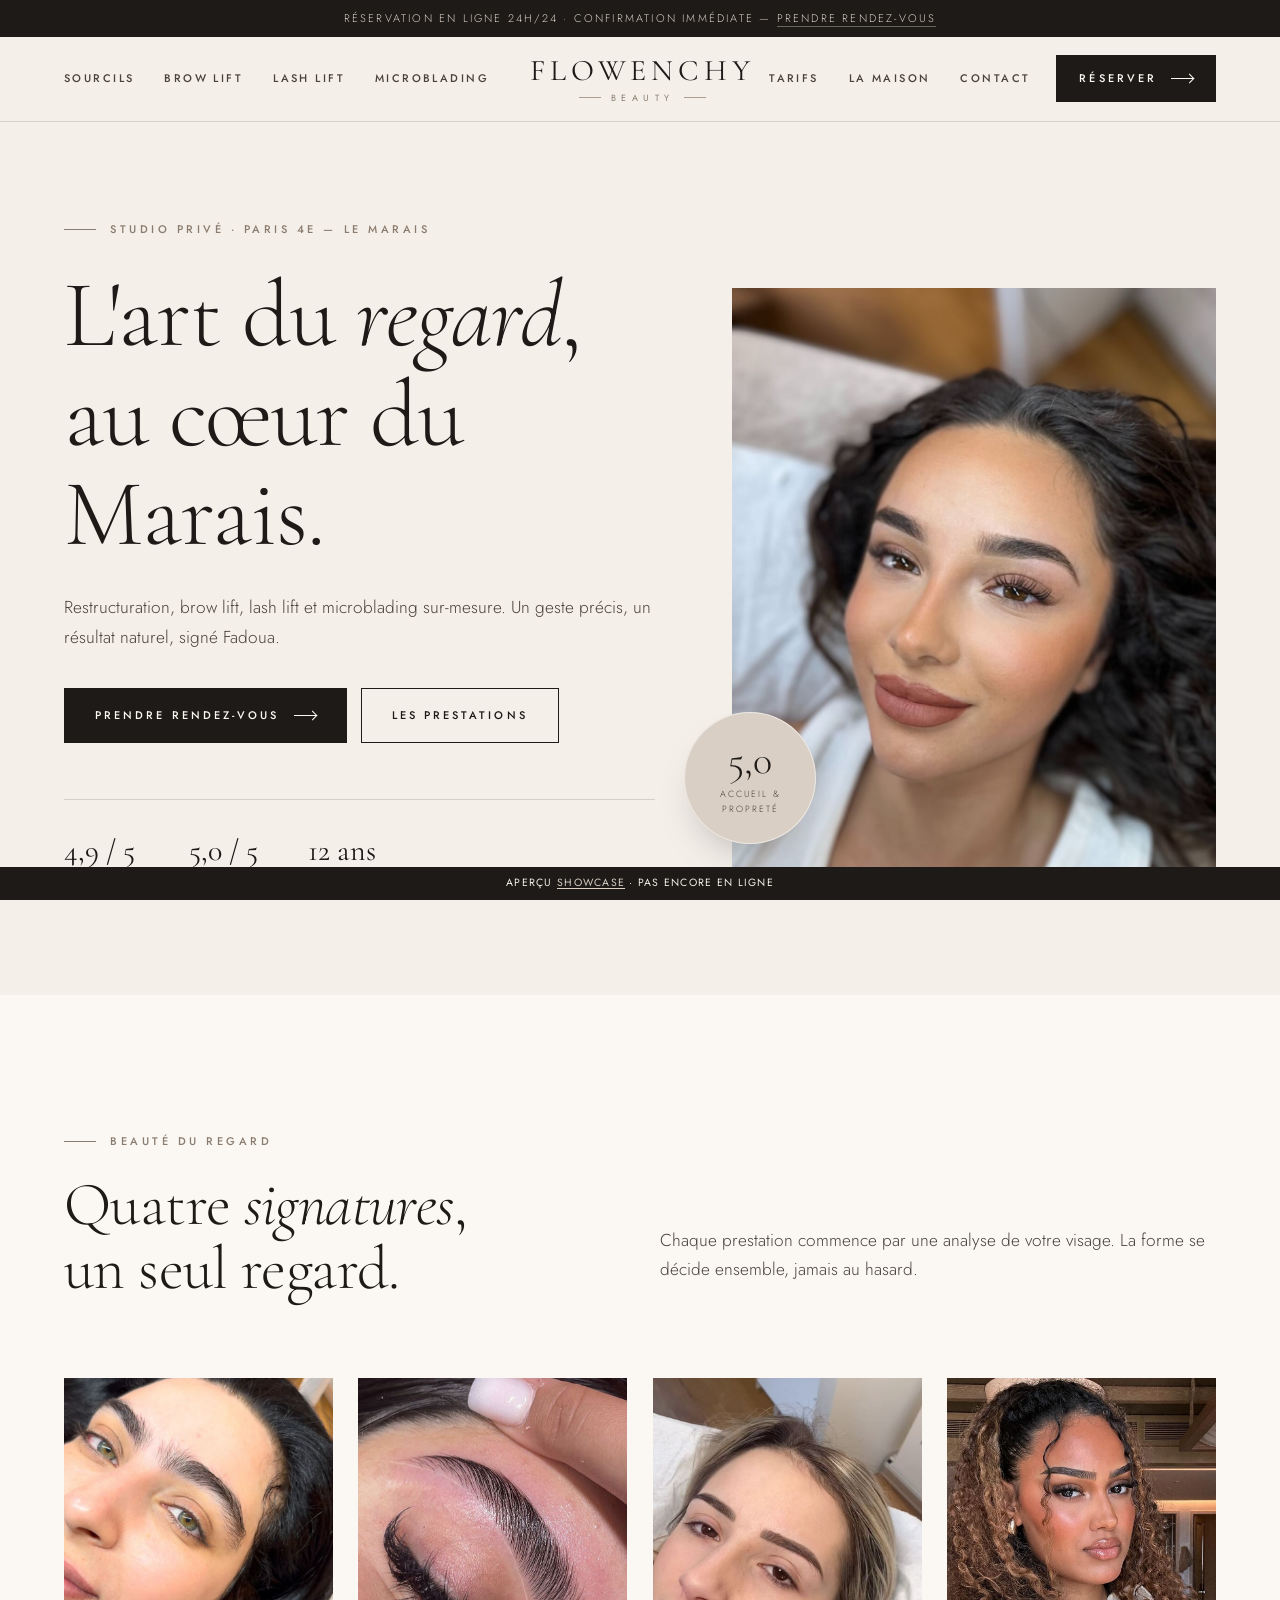
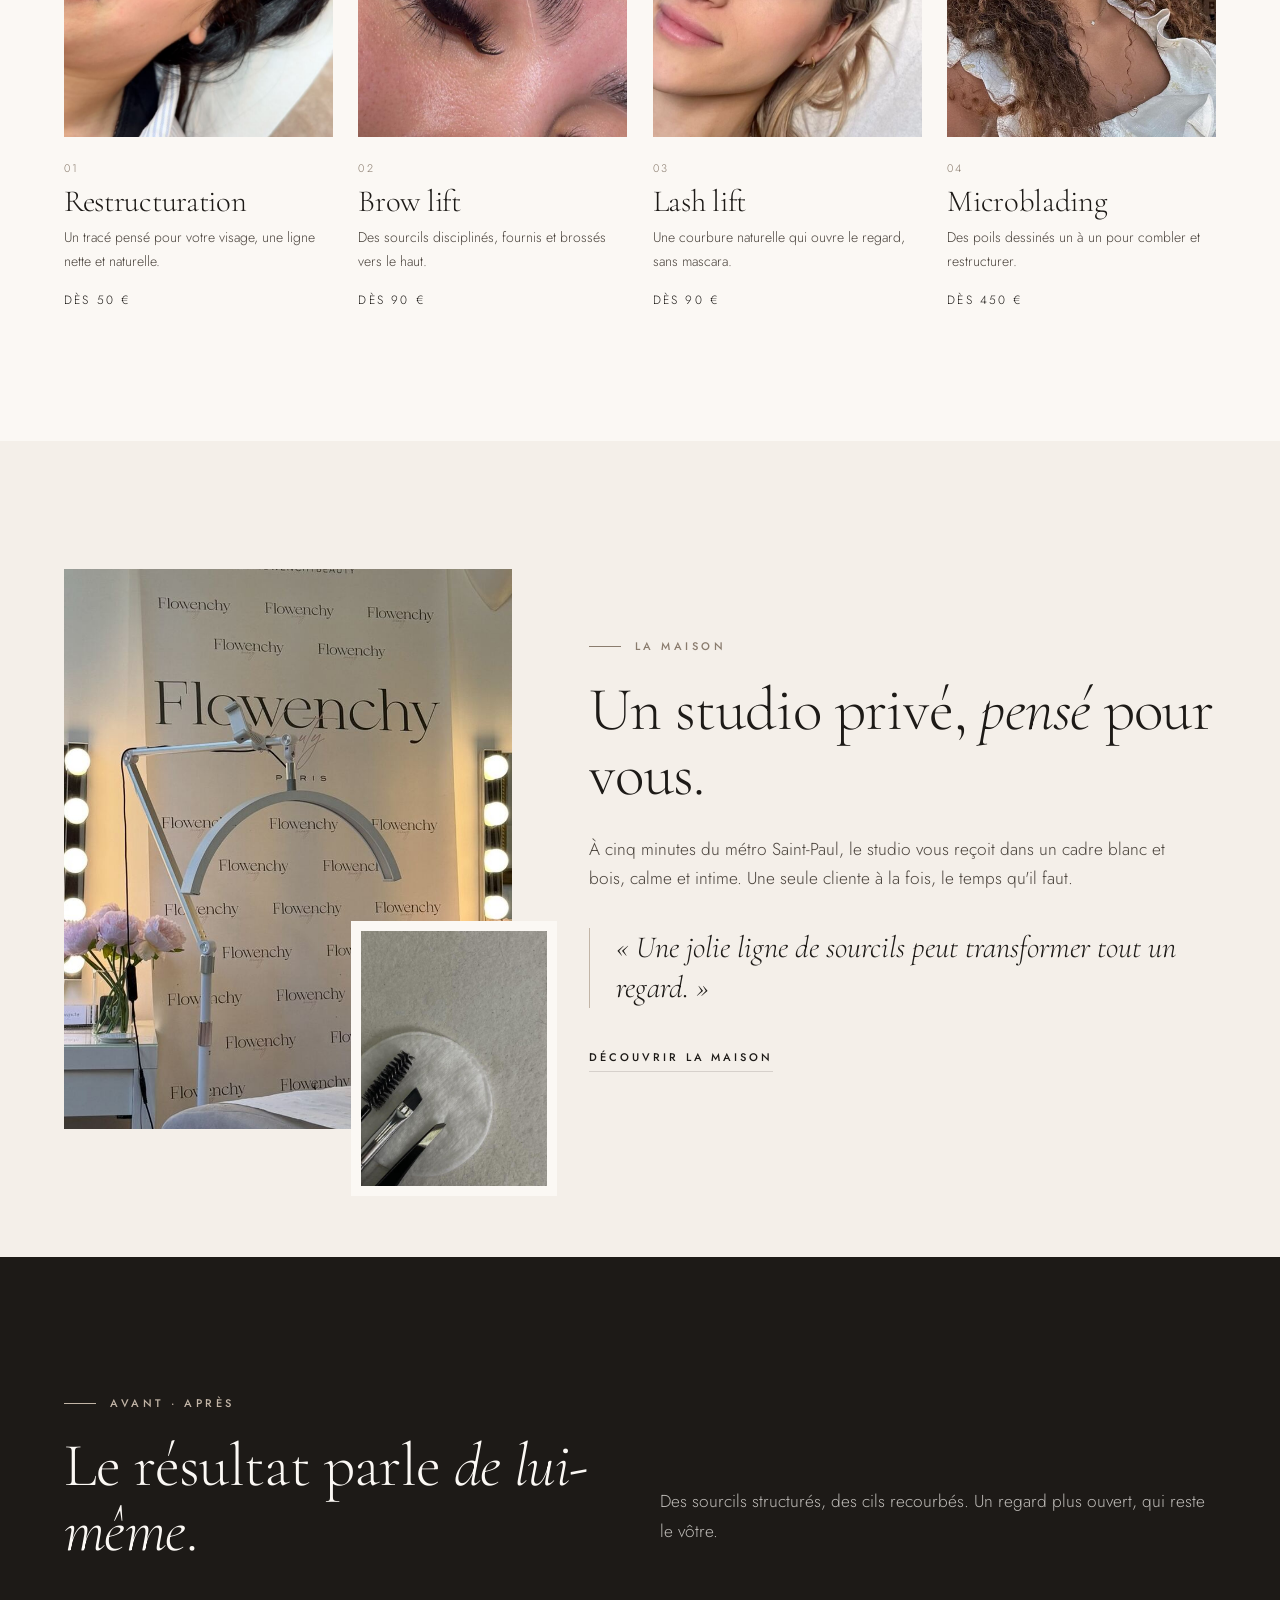
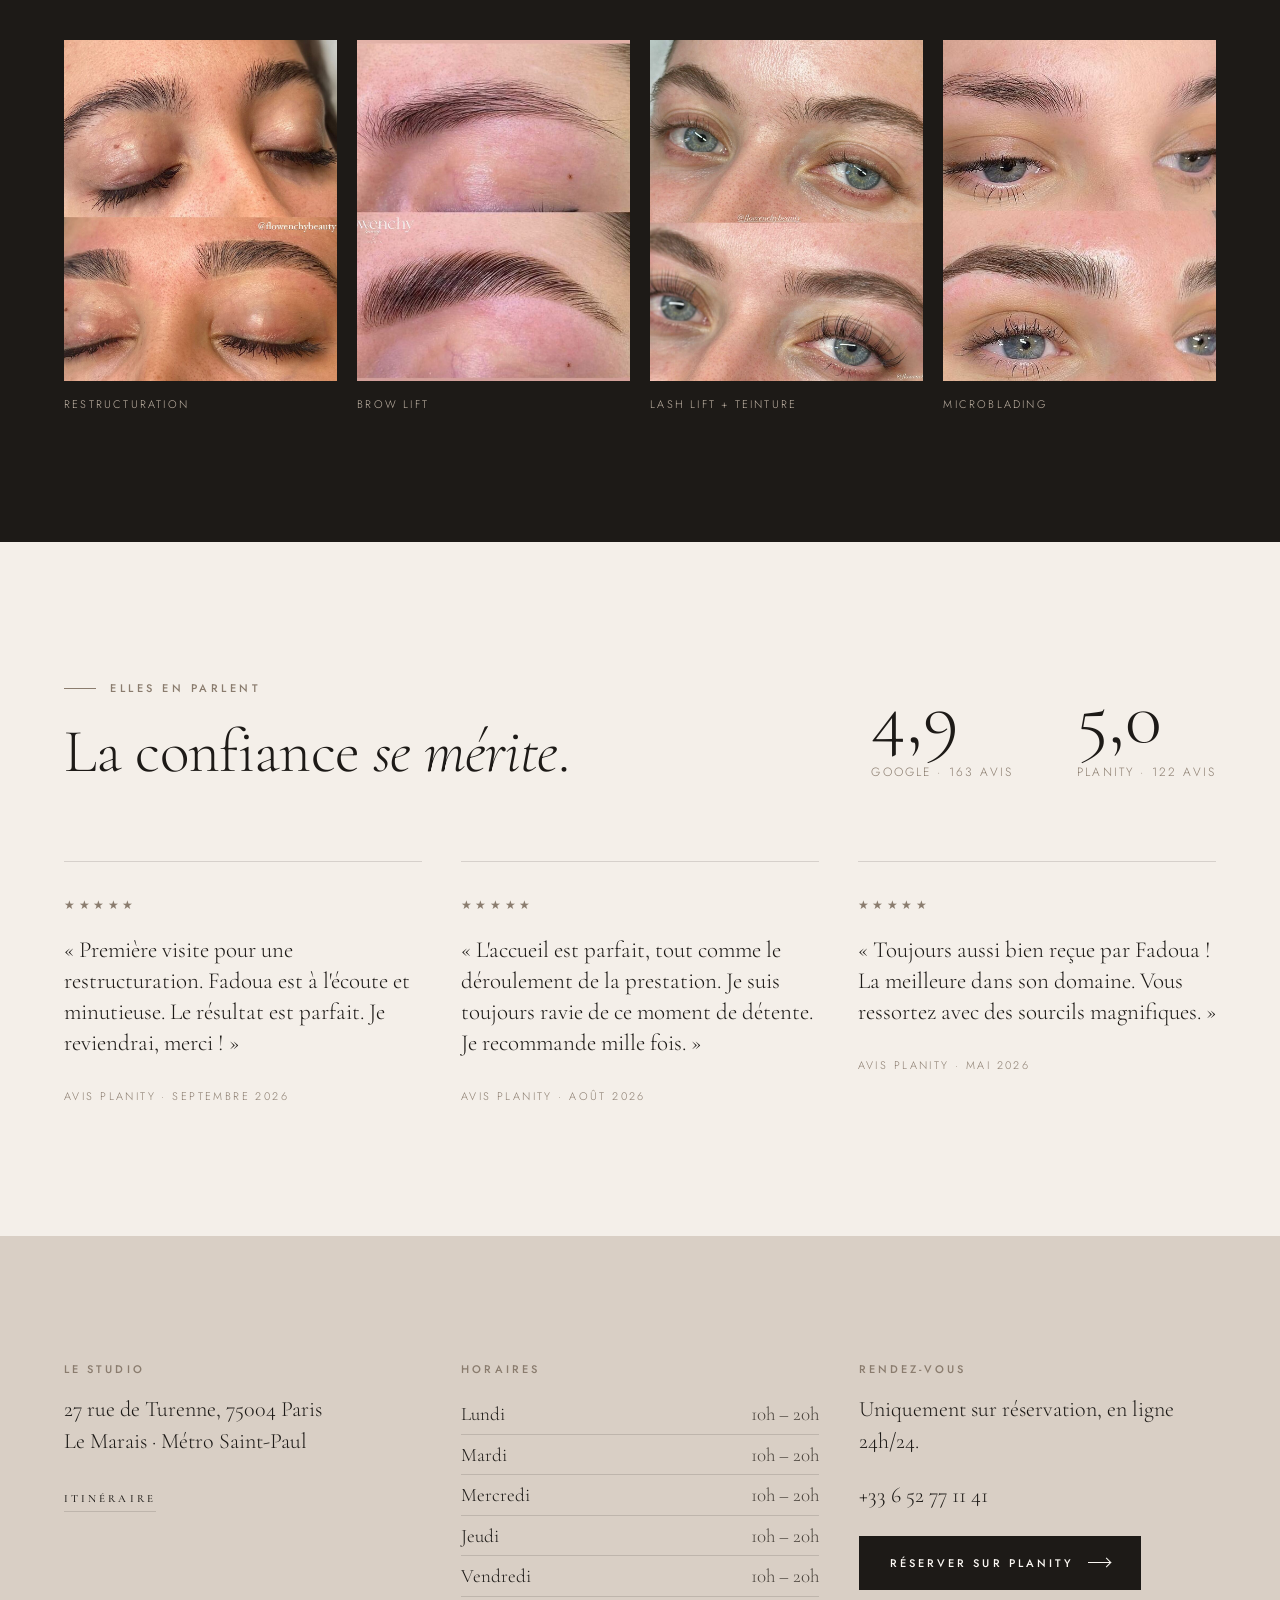
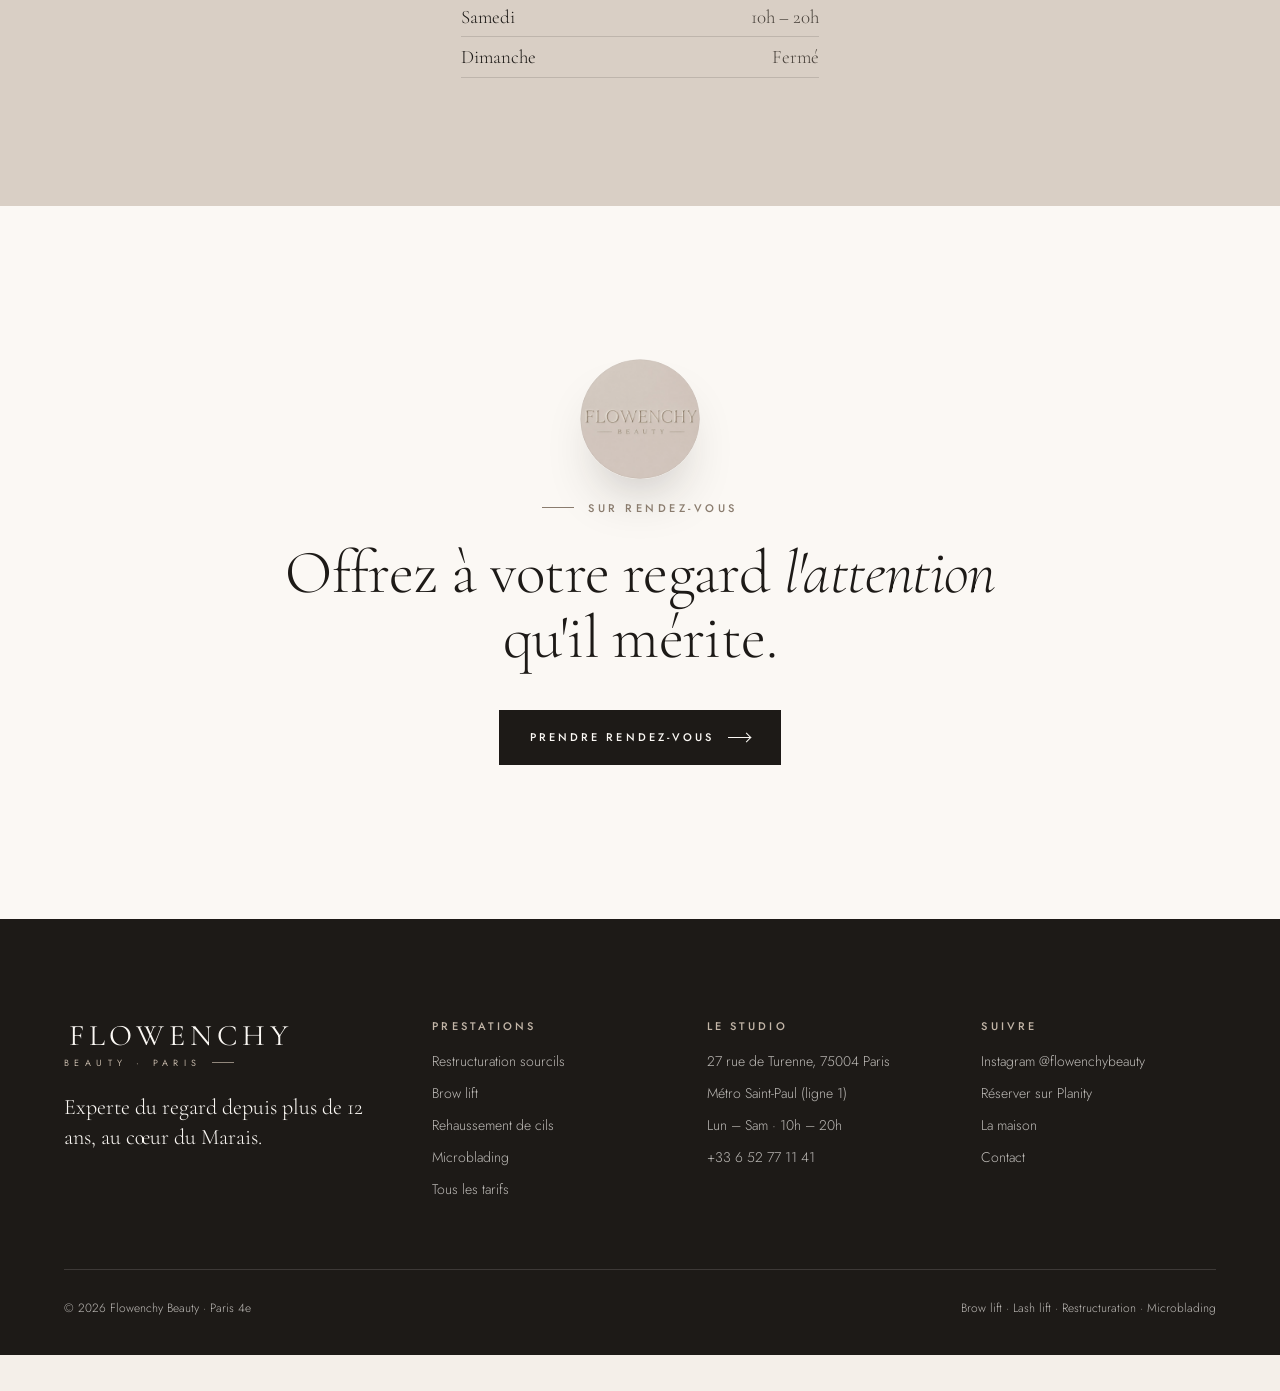
<file: index.html>
<!doctype html>
<html lang="fr">
<head>
<meta charset="utf-8">
<meta name="viewport" content="width=device-width, initial-scale=1">
<meta name="robots" content="noindex, nofollow, noarchive">
<title>Flowenchy Beauty · Brow lift, lash lift &amp; microblading à Paris 4e</title>
<meta name="description" content="Studio privé au cœur du Marais : restructuration des sourcils, brow lift, lash lift et microblading sur-mesure. 4,9/5 sur Google. Réservation en ligne 24h/24.">
<meta property="og:title" content="Flowenchy Beauty · Brow lift, lash lift &amp; microblading à Paris 4e">
<meta property="og:description" content="Studio privé au cœur du Marais : restructuration des sourcils, brow lift, lash lift et microblading sur-mesure. 4,9/5 sur Google. Réservation en ligne 24h/24.">
<meta property="og:type" content="website">
<meta property="og:locale" content="fr_FR">
<meta property="og:image" content="assets/img/hero.jpg">
<meta name="theme-color" content="#f4efe9">
<link rel="icon" type="image/png" href="assets/img/favicon.png">
<link rel="preconnect" href="https://fonts.googleapis.com">
<link rel="preconnect" href="https://fonts.gstatic.com" crossorigin>
<link href="https://fonts.googleapis.com/css2?family=Cormorant+Garamond:ital,wght@0,300;0,400;0,500;1,300;1,400&family=Jost:wght@300;400;500&display=swap" rel="stylesheet">
<link rel="stylesheet" href="assets/style.css">
<script type="application/ld+json">
{"@context":"https://schema.org","@type":"BeautySalon","name":"Flowenchy Beauty",
"image":"assets/img/hero.jpg","telephone":"+33652771141",
"address":{"@type":"PostalAddress","streetAddress":"27 rue de Turenne","postalCode":"75004","addressLocality":"Paris","addressCountry":"FR"},
"geo":{"@type":"GeoCoordinates","latitude":48.8563856,"longitude":2.3641252},
"openingHoursSpecification":[{"@type":"OpeningHoursSpecification","dayOfWeek":["Monday","Tuesday","Wednesday","Thursday","Friday","Saturday"],"opens":"10:00","closes":"20:00"}],
"sameAs":["https://www.instagram.com/flowenchybeauty/"],"priceRange":"€€€"}
</script>
</head>
<body>
<div class="topbar"><span class="topbar__extra">Réservation en ligne 24h/24 · confirmation immédiate — </span><a href="https://www.planity.com/flowenchy-beauty-75004-paris" target="_blank" rel="noopener">Prendre rendez-vous</a></div>
<header class="header">
  <div class="wrap header__inner">
    <nav class="nav nav--left" aria-label="Prestations"><a href="restructuration-sourcils.html">Sourcils</a><a href="brow-lift.html">Brow lift</a><a href="rehaussement-cils.html">Lash lift</a><a href="microblading.html">Microblading</a></nav>
    <a class="wordmark" href="index.html" aria-label="Flowenchy Beauty, accueil">
      <span class="wordmark__name">FLOWENCHY</span>
      <span class="wordmark__sub">BEAUTY</span>
    </a>
    <div class="header__right">
      <nav class="nav" aria-label="Infos"><a href="tarifs.html">Tarifs</a><a href="la-maison.html">La maison</a><a href="contact.html">Contact</a></nav>
      <a class="btn" href="https://www.planity.com/flowenchy-beauty-75004-paris" target="_blank" rel="noopener">Réserver <span class="arrow" aria-hidden="true"></span></a>
      <button class="burger" aria-label="Menu" aria-expanded="false"><span></span><span></span></button>
    </div>
  </div>
</header>
<nav class="mobile-menu" aria-label="Menu mobile">
  <a href="index.html">Accueil</a>
  <a href="restructuration-sourcils.html">Sourcils</a><a href="brow-lift.html">Brow lift</a><a href="rehaussement-cils.html">Lash lift</a><a href="microblading.html">Microblading</a><a href="tarifs.html">Tarifs</a><a href="la-maison.html">La maison</a><a href="contact.html">Contact</a>
  <a class="btn" href="https://www.planity.com/flowenchy-beauty-75004-paris" target="_blank" rel="noopener">Réserver sur Planity <span class="arrow" aria-hidden="true"></span></a>
  <p class="mobile-menu__meta">27 rue de Turenne, 75004 Paris<br>Lun – Sam · 10h – 20h</p>
</nav>

<main>

<section class="hero">
  <div class="wrap hero__grid">
    <div>
      <span class="eyebrow">Studio privé · Paris 4e — Le Marais</span>
      <h1>L'art du <em>regard</em>, au cœur du Marais.</h1>
      <p class="lead">Restructuration, brow lift, lash lift et microblading sur-mesure. Un geste précis, un résultat naturel, signé Fadoua.</p>
      <div class="hero__actions"><a class="btn" href="https://www.planity.com/flowenchy-beauty-75004-paris" target="_blank" rel="noopener">Prendre rendez-vous <span class="arrow" aria-hidden="true"></span></a><a class="btn btn--ghost" href="tarifs.html">Les prestations</a></div>
      <div class="hero__proof">
        <div><strong>4,9 / 5</strong>163 avis Google</div>
        <div><strong>5,0 / 5</strong>122 avis Planity</div>
        <div><strong>12 ans</strong>d'expertise du regard</div>
      </div>
    </div>
    <div class="hero__media">
      <img src="assets/img/hero.jpg" alt="Cliente aux sourcils restructurés par Flowenchy Beauty" fetchpriority="high">
      <div class="hero__badge"><div><strong>5,0</strong><span>Accueil &amp;<br>propreté</span></div></div>
    </div>
  </div>
</section>

<section class="section section--paper">
  <div class="wrap">
    <div class="section__head">
      <div><span class="eyebrow reveal">Beauté du regard</span><h2 class="reveal">Quatre <em>signatures</em>,<br>un seul regard.</h2></div>
      <p class="lead reveal">Chaque prestation commence par une analyse de votre visage. La forme se décide ensemble, jamais au hasard.</p>
    </div>
    <div class="services"><a class="service-card reveal" href="restructuration-sourcils.html"><div class="service-card__img"><img src="assets/img/restructuration.jpg" alt="Restructuration" loading="lazy"></div><span class="service-card__num">01</span><h3>Restructuration</h3><p>Un tracé pensé pour votre visage, une ligne nette et naturelle.</p><span class="service-card__price">dès 50 €</span></a><a class="service-card reveal" href="brow-lift.html"><div class="service-card__img"><img src="assets/img/browlift.jpg" alt="Brow lift" loading="lazy"></div><span class="service-card__num">02</span><h3>Brow lift</h3><p>Des sourcils disciplinés, fournis et brossés vers le haut.</p><span class="service-card__price">dès 90 €</span></a><a class="service-card reveal" href="rehaussement-cils.html"><div class="service-card__img"><img src="assets/img/lashlift-3.jpg" alt="Lash lift" loading="lazy"></div><span class="service-card__num">03</span><h3>Lash lift</h3><p>Une courbure naturelle qui ouvre le regard, sans mascara.</p><span class="service-card__price">dès 90 €</span></a><a class="service-card reveal" href="microblading.html"><div class="service-card__img"><img src="assets/img/portrait-boucles.jpg" alt="Microblading" loading="lazy"></div><span class="service-card__num">04</span><h3>Microblading</h3><p>Des poils dessinés un à un pour combler et restructurer.</p><span class="service-card__price">dès 450 €</span></a></div>
  </div>
</section>

<section class="section">
  <div class="wrap editorial">
    <div class="editorial__media reveal">
      <img src="assets/img/studio-mur.jpg" alt="Le studio Flowenchy Beauty, rue de Turenne" loading="lazy">
      <img class="inset" src="assets/img/outils.jpg" alt="Pince et brosse à sourcils" loading="lazy">
    </div>
    <div class="reveal">
      <span class="eyebrow">La maison</span>
      <h2>Un studio privé, <em>pensé</em> pour vous.</h2>
      <p class="lead">À cinq minutes du métro Saint-Paul, le studio vous reçoit dans un cadre blanc et bois, calme et intime. Une seule cliente à la fois, le temps qu'il faut.</p>
      <p class="quote">« Une jolie ligne de sourcils peut transformer tout un regard. »</p>
      <a class="link" href="la-maison.html">Découvrir la maison</a>
    </div>
  </div>
</section>

<section class="section section--ink">
  <div class="wrap">
    <div class="section__head">
      <div><span class="eyebrow">Avant · Après</span><h2>Le résultat parle <em>de lui-même</em>.</h2></div>
      <p class="lead">Des sourcils structurés, des cils recourbés. Un regard plus ouvert, qui reste le vôtre.</p>
    </div>
    <div class="ba-grid"><figure class="reveal"><img src="assets/img/ba-restructuration.jpg" alt="Avant et après une restructuration des sourcils" loading="lazy"><figcaption>Restructuration</figcaption></figure><figure class="reveal"><img src="assets/img/ba-browlift-2.jpg" alt="Avant et après un brow lift" loading="lazy"><figcaption>Brow lift</figcaption></figure><figure class="reveal"><img src="assets/img/ba-lashlift.jpg" alt="Avant et après un lash lift" loading="lazy"><figcaption>Lash lift + teinture</figcaption></figure><figure class="reveal"><img src="assets/img/ba-microblading.jpg" alt="Avant et après un microblading" loading="lazy"><figcaption>Microblading</figcaption></figure></div>
  </div>
</section>

<section class="section">
  <div class="wrap">
    <div class="section__head">
      <div><span class="eyebrow reveal">Elles en parlent</span><h2 class="reveal">La confiance <em>se mérite</em>.</h2></div>
      <div class="scores reveal" style="margin-left:auto">
        <div class="score"><strong>4,9</strong><span>Google · 163 avis</span></div>
        <div class="score"><strong>5,0</strong><span>Planity · 122 avis</span></div>
      </div>
    </div>
    <div class="reviews"><div class="review reveal"><span class="review__stars">★★★★★</span><blockquote>« Première visite pour une restructuration. Fadoua est à l'écoute et minutieuse. Le résultat est parfait. Je reviendrai, merci ! »</blockquote><cite>Avis Planity · septembre 2026</cite></div><div class="review reveal"><span class="review__stars">★★★★★</span><blockquote>« L'accueil est parfait, tout comme le déroulement de la prestation. Je suis toujours ravie de ce moment de détente. Je recommande mille fois. »</blockquote><cite>Avis Planity · août 2026</cite></div><div class="review reveal"><span class="review__stars">★★★★★</span><blockquote>« Toujours aussi bien reçue par Fadoua ! La meilleure dans son domaine. Vous ressortez avec des sourcils magnifiques. »</blockquote><cite>Avis Planity · mai 2026</cite></div></div>
  </div>
</section>

<section class="section section--sand">
  <div class="wrap info-band">
    <div class="reveal">
      <h4>Le studio</h4>
      <p>27 rue de Turenne, 75004 Paris<br>Le Marais · Métro Saint-Paul</p>
      <p style="margin-top:18px"><a class="link" href="https://www.google.com/maps/search/?api=1&query=Flowenchy+Beauty+27+Rue+de+Turenne+75004+Paris" target="_blank" rel="noopener">Itinéraire</a></p>
    </div>
    <div class="reveal">
      <h4>Horaires</h4>
      <ul class="hours"><li><span>Lundi</span><span>10h – 20h</span></li><li><span>Mardi</span><span>10h – 20h</span></li><li><span>Mercredi</span><span>10h – 20h</span></li><li><span>Jeudi</span><span>10h – 20h</span></li><li><span>Vendredi</span><span>10h – 20h</span></li><li><span>Samedi</span><span>10h – 20h</span></li><li><span>Dimanche</span><span>Fermé</span></li></ul>
    </div>
    <div class="reveal">
      <h4>Rendez-vous</h4>
      <p>Uniquement sur réservation, en ligne 24h/24.</p>
      <p style="margin:18px 0 24px"><a href="tel:+33652771141">+33 6 52 77 11 41</a></p>
      <a class="btn" href="https://www.planity.com/flowenchy-beauty-75004-paris" target="_blank" rel="noopener">Réserver sur Planity <span class="arrow" aria-hidden="true"></span></a>
    </div>
  </div>
</section>

<section class="section--paper cta">
  <div class="wrap">
    <img class="cta__medal reveal" src="assets/img/logo-medaillon.png" alt="Flowenchy Beauty" width="120" height="120">
    <span class="eyebrow reveal">Sur rendez-vous</span>
    <h2 class="reveal">Offrez à votre regard <em>l'attention</em> qu'il mérite.</h2>
    <div class="reveal"><a class="btn" href="https://www.planity.com/flowenchy-beauty-75004-paris" target="_blank" rel="noopener">Prendre rendez-vous <span class="arrow" aria-hidden="true"></span></a></div>
  </div>
</section>

</main>

<footer class="footer">
  <div class="wrap">
    <div class="footer__top">
      <div>
        <a class="wordmark" href="index.html"><span class="wordmark__name">FLOWENCHY</span><span class="wordmark__sub">BEAUTY · PARIS</span></a>
        <p class="footer__tag">Experte du regard depuis plus de 12 ans, au cœur du Marais.</p>
      </div>
      <div>
        <h4>Prestations</h4>
        <ul><li><a href="restructuration-sourcils.html">Restructuration sourcils</a></li><li><a href="brow-lift.html">Brow lift</a></li><li><a href="rehaussement-cils.html">Rehaussement de cils</a></li><li><a href="microblading.html">Microblading</a></li><li><a href="tarifs.html">Tous les tarifs</a></li></ul>
      </div>
      <div>
        <h4>Le studio</h4>
        <ul>
          <li><a href="https://www.google.com/maps/search/?api=1&query=Flowenchy+Beauty+27+Rue+de+Turenne+75004+Paris" target="_blank" rel="noopener">27 rue de Turenne, 75004 Paris</a></li>
          <li>Métro Saint-Paul (ligne 1)</li>
          <li>Lun – Sam · 10h – 20h</li>
          <li><a href="tel:+33652771141">+33 6 52 77 11 41</a></li>
        </ul>
      </div>
      <div>
        <h4>Suivre</h4>
        <ul>
          <li><a href="https://www.instagram.com/flowenchybeauty/" target="_blank" rel="noopener">Instagram @flowenchybeauty</a></li>
          <li><a href="https://www.planity.com/flowenchy-beauty-75004-paris" target="_blank" rel="noopener">Réserver sur Planity</a></li>
          <li><a href="la-maison.html">La maison</a></li>
          <li><a href="contact.html">Contact</a></li>
        </ul>
      </div>
    </div>
    <div class="footer__bottom">
      <span>© 2026 Flowenchy Beauty · Paris 4e</span>
      <span>Brow lift · Lash lift · Restructuration · Microblading</span>
    </div>
  </div>
</footer>
<div class="sticky-book"><a class="btn" href="https://www.planity.com/flowenchy-beauty-75004-paris" target="_blank" rel="noopener">Réserver <span class="arrow" aria-hidden="true"></span></a></div>
<div class="sc-preview" role="note">Aperçu <a href="https://showcasecreativehouse.com" target="_blank" rel="noopener">SHOWCASE</a> · pas encore en ligne</div>
<script src="assets/main.js" defer></script>
</body>
</html>
</file>
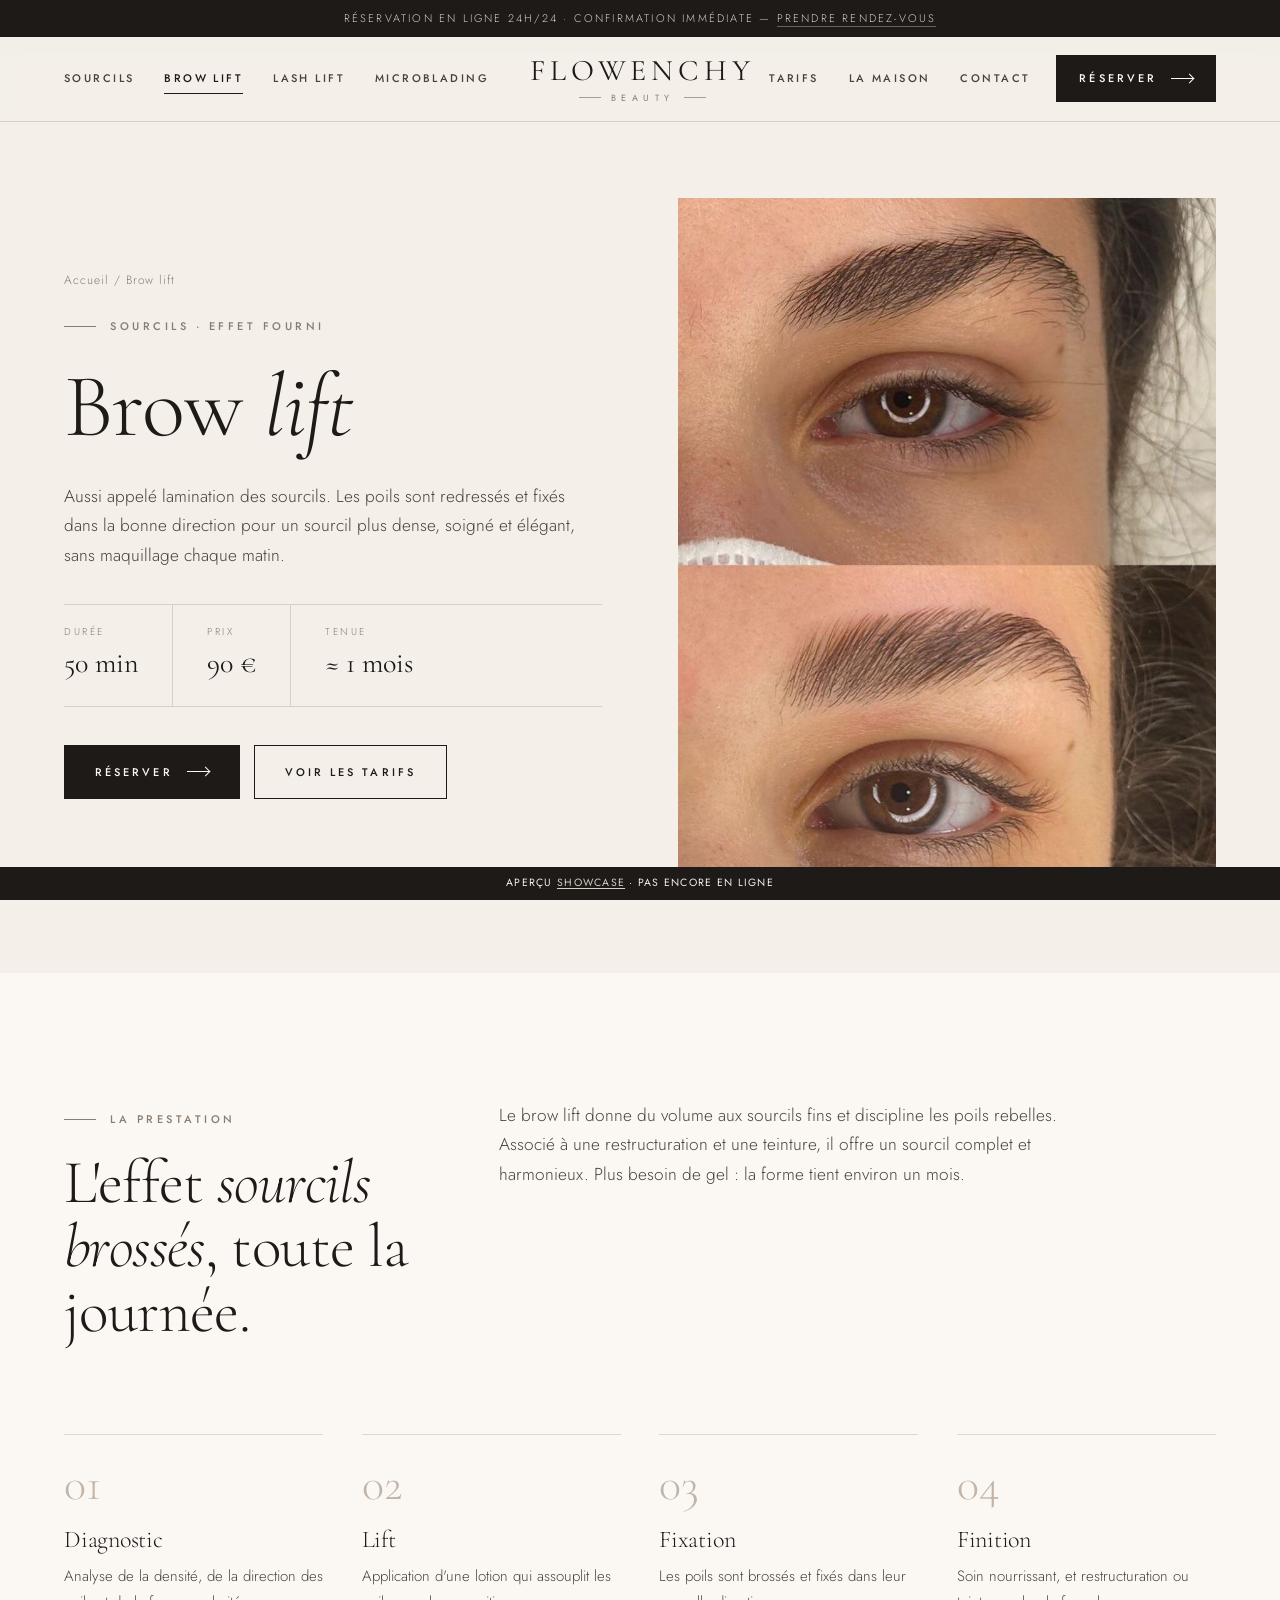
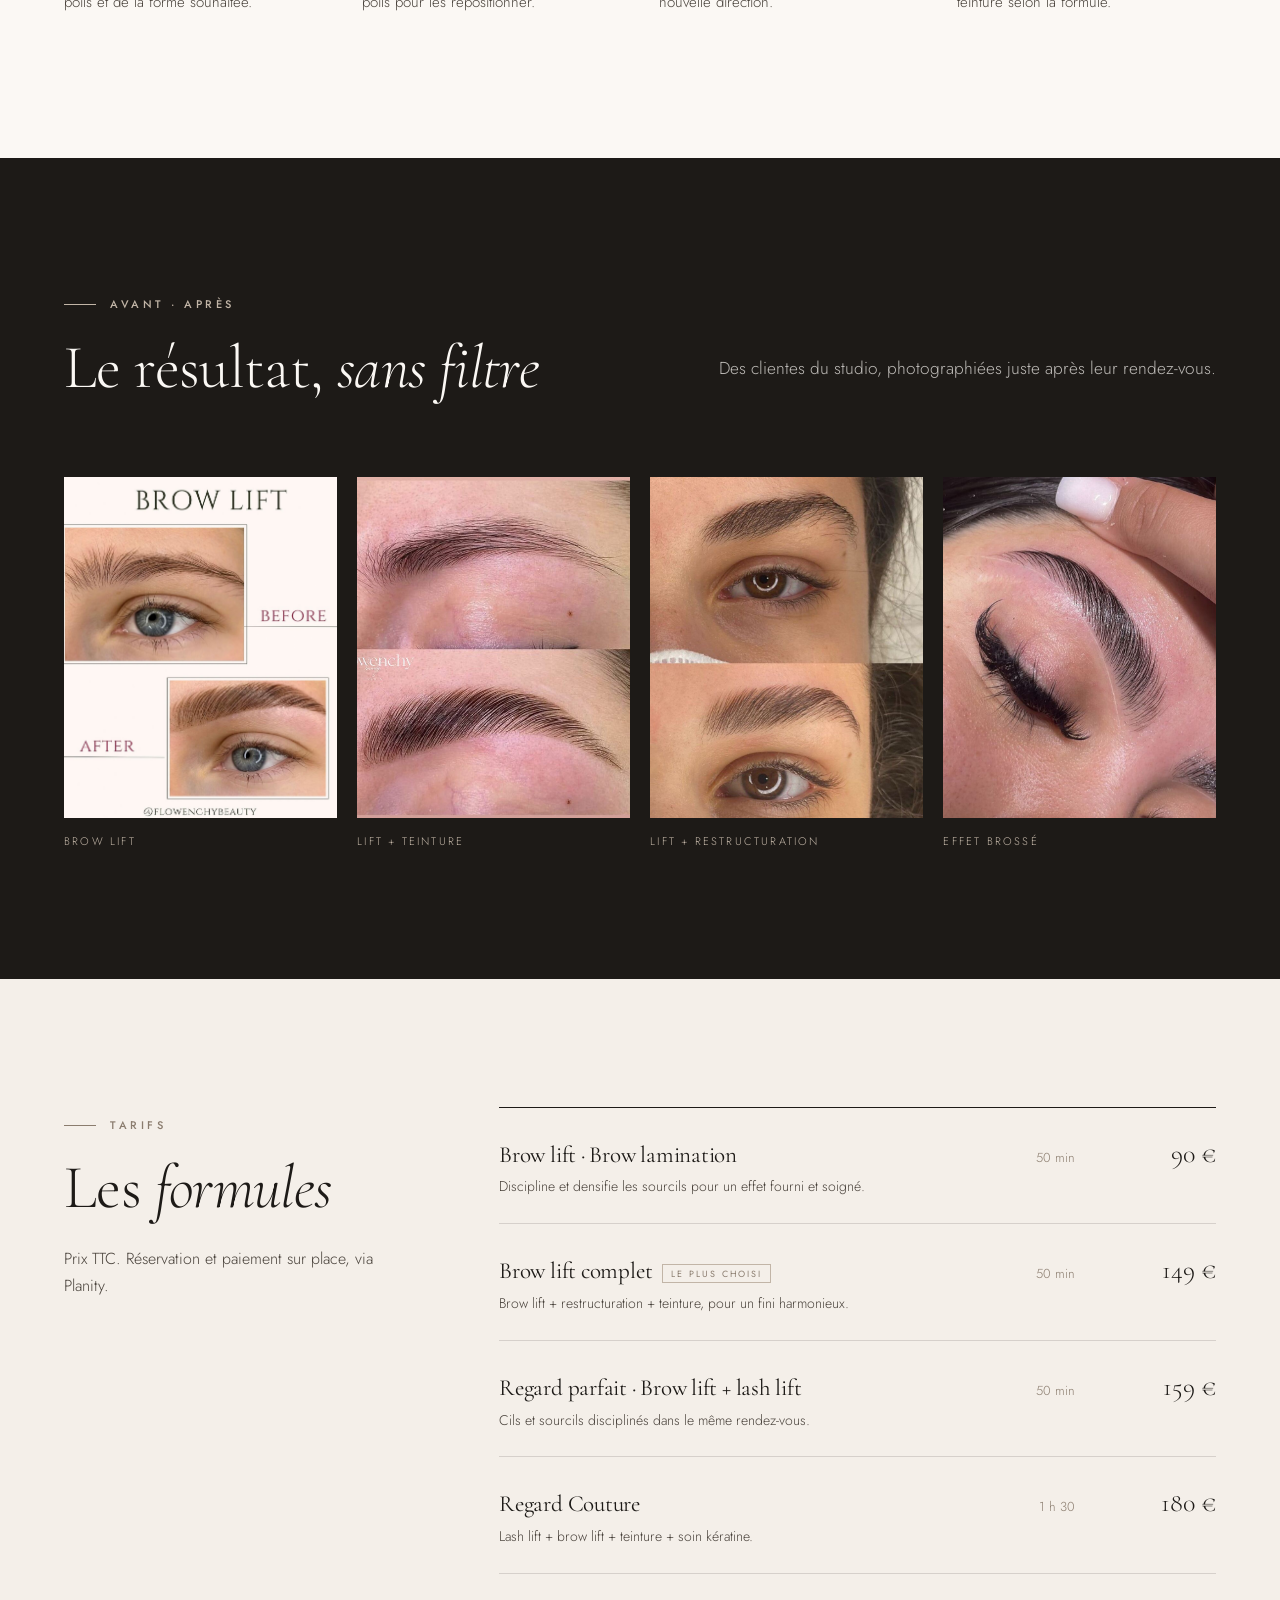
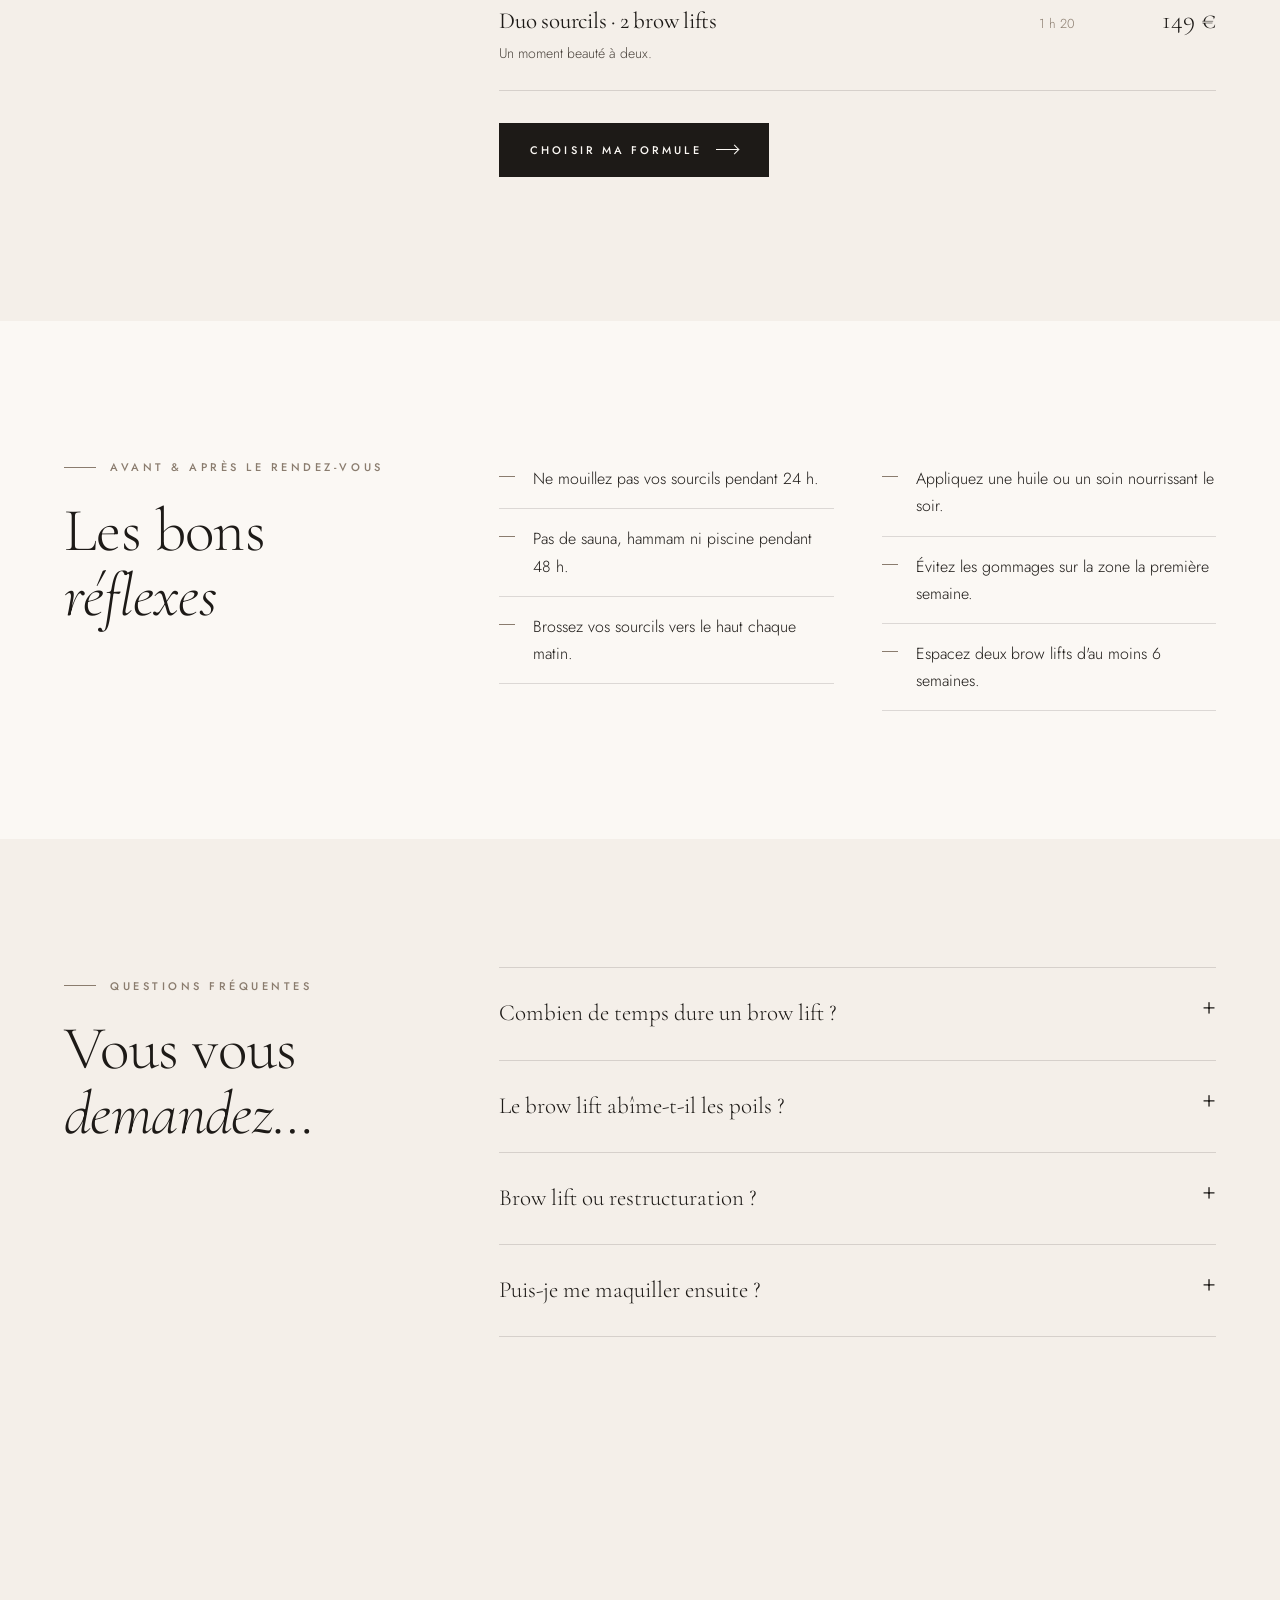
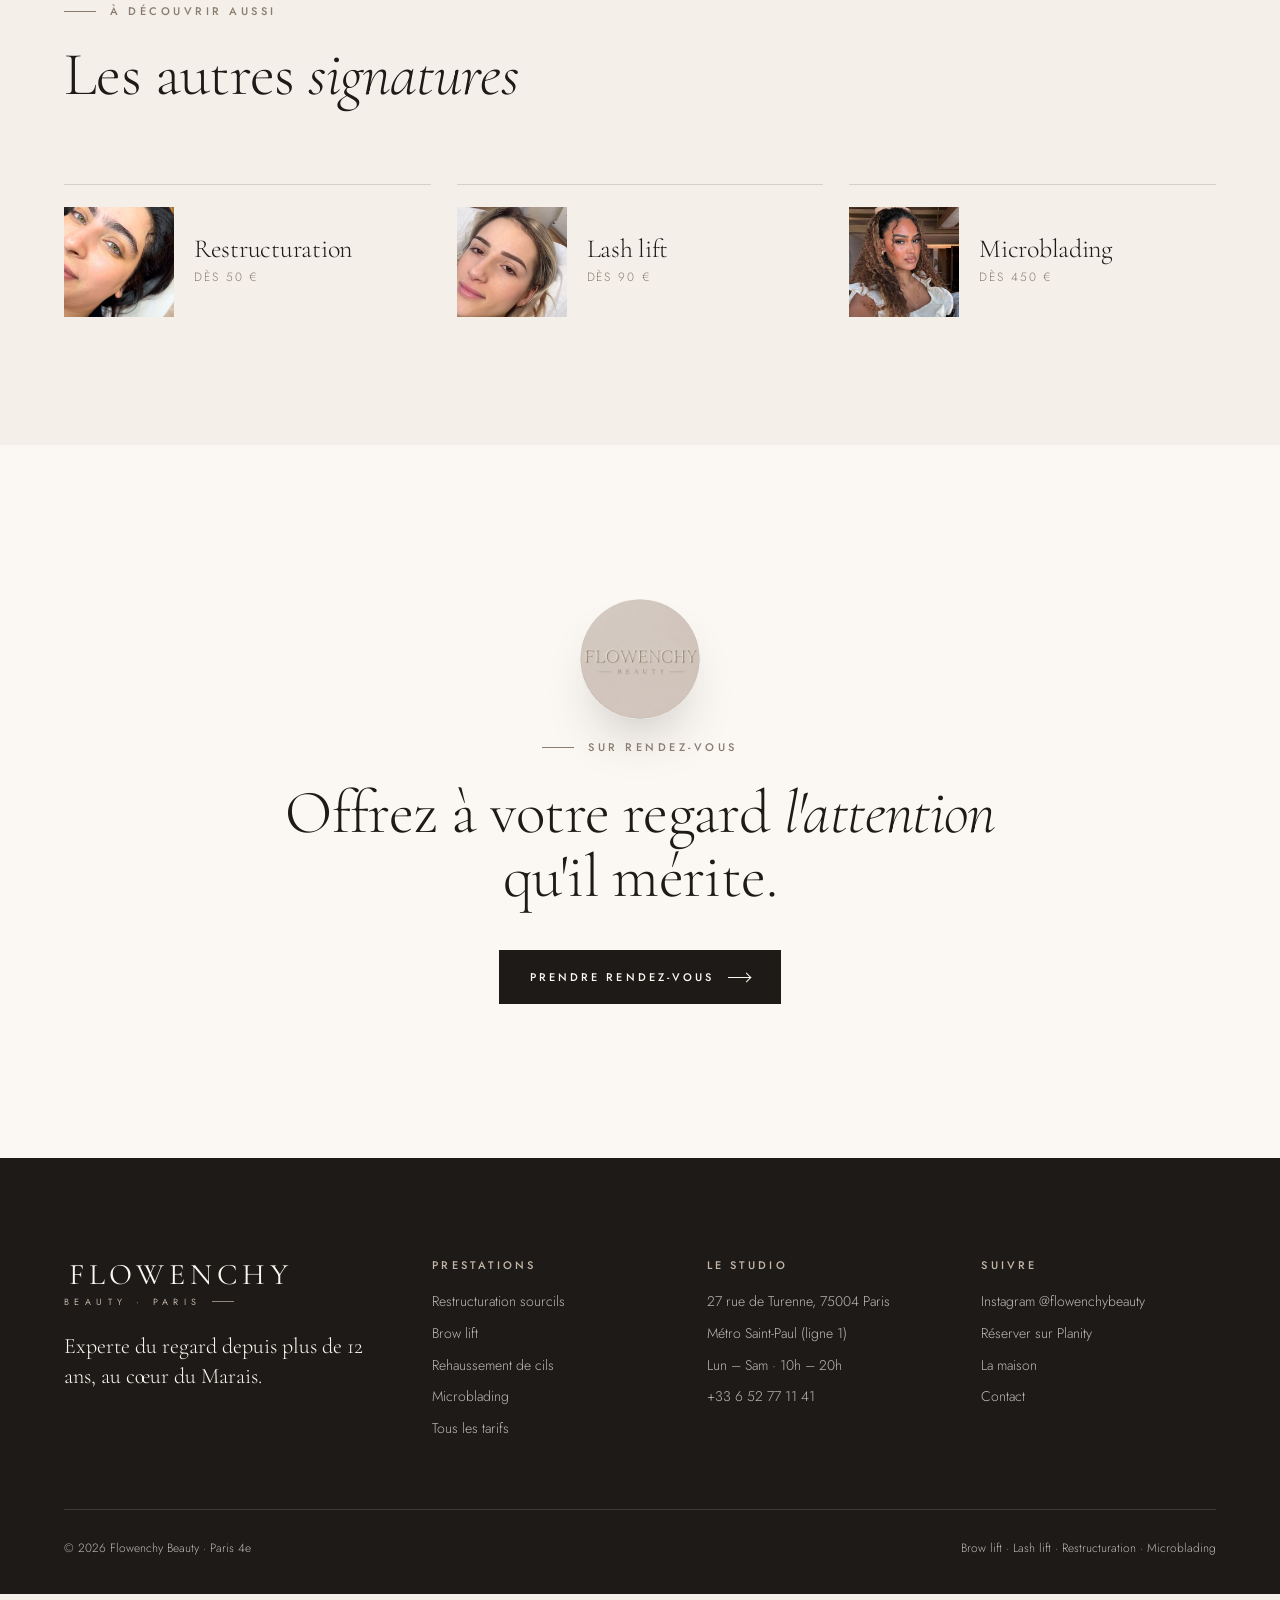
<file: brow-lift.html>
<!doctype html>
<html lang="fr">
<head>
<meta charset="utf-8">
<meta name="viewport" content="width=device-width, initial-scale=1">
<meta name="robots" content="noindex, nofollow, noarchive">
<title>Brow lift (lamination des sourcils) à Paris 4e · Flowenchy Beauty</title>
<meta name="description" content="Brow lift dans le Marais : des sourcils disciplinés, fournis et brossés vers le haut, sans gel au quotidien. 90 €. Forfaits brow lift + lash lift.">
<meta property="og:title" content="Brow lift (lamination des sourcils) à Paris 4e · Flowenchy Beauty">
<meta property="og:description" content="Brow lift dans le Marais : des sourcils disciplinés, fournis et brossés vers le haut, sans gel au quotidien. 90 €. Forfaits brow lift + lash lift.">
<meta property="og:type" content="website">
<meta property="og:locale" content="fr_FR">
<meta property="og:image" content="assets/img/hero.jpg">
<meta name="theme-color" content="#f4efe9">
<link rel="icon" type="image/png" href="assets/img/favicon.png">
<link rel="preconnect" href="https://fonts.googleapis.com">
<link rel="preconnect" href="https://fonts.gstatic.com" crossorigin>
<link href="https://fonts.googleapis.com/css2?family=Cormorant+Garamond:ital,wght@0,300;0,400;0,500;1,300;1,400&family=Jost:wght@300;400;500&display=swap" rel="stylesheet">
<link rel="stylesheet" href="assets/style.css">

</head>
<body>
<div class="topbar"><span class="topbar__extra">Réservation en ligne 24h/24 · confirmation immédiate — </span><a href="https://www.planity.com/flowenchy-beauty-75004-paris" target="_blank" rel="noopener">Prendre rendez-vous</a></div>
<header class="header">
  <div class="wrap header__inner">
    <nav class="nav nav--left" aria-label="Prestations"><a href="restructuration-sourcils.html">Sourcils</a><a href="brow-lift.html" aria-current="page">Brow lift</a><a href="rehaussement-cils.html">Lash lift</a><a href="microblading.html">Microblading</a></nav>
    <a class="wordmark" href="index.html" aria-label="Flowenchy Beauty, accueil">
      <span class="wordmark__name">FLOWENCHY</span>
      <span class="wordmark__sub">BEAUTY</span>
    </a>
    <div class="header__right">
      <nav class="nav" aria-label="Infos"><a href="tarifs.html">Tarifs</a><a href="la-maison.html">La maison</a><a href="contact.html">Contact</a></nav>
      <a class="btn" href="https://www.planity.com/flowenchy-beauty-75004-paris" target="_blank" rel="noopener">Réserver <span class="arrow" aria-hidden="true"></span></a>
      <button class="burger" aria-label="Menu" aria-expanded="false"><span></span><span></span></button>
    </div>
  </div>
</header>
<nav class="mobile-menu" aria-label="Menu mobile">
  <a href="index.html">Accueil</a>
  <a href="restructuration-sourcils.html">Sourcils</a><a href="brow-lift.html">Brow lift</a><a href="rehaussement-cils.html">Lash lift</a><a href="microblading.html">Microblading</a><a href="tarifs.html">Tarifs</a><a href="la-maison.html">La maison</a><a href="contact.html">Contact</a>
  <a class="btn" href="https://www.planity.com/flowenchy-beauty-75004-paris" target="_blank" rel="noopener">Réserver sur Planity <span class="arrow" aria-hidden="true"></span></a>
  <p class="mobile-menu__meta">27 rue de Turenne, 75004 Paris<br>Lun – Sam · 10h – 20h</p>
</nav>

<main>

<section class="page-hero">
  <div class="wrap page-hero__grid">
    <div>
      <p class="crumbs"><a href="index.html">Accueil</a> / Brow lift</p>
      <span class="eyebrow">Sourcils · Effet fourni</span>
      <h1>Brow <em>lift</em></h1>
      <p class="lead">Aussi appelé lamination des sourcils. Les poils sont redressés et fixés dans la bonne direction pour un sourcil plus dense, soigné et élégant, sans maquillage chaque matin.</p>
      <div class="facts"><div><span>Durée</span><strong>50 min</strong></div><div><span>Prix</span><strong>90 €</strong></div><div><span>Tenue</span><strong>≈ 1 mois</strong></div></div>
      <div style="display:flex;gap:14px;flex-wrap:wrap"><a class="btn" href="https://www.planity.com/flowenchy-beauty-75004-paris" target="_blank" rel="noopener">Réserver <span class="arrow" aria-hidden="true"></span></a><a class="btn btn--ghost" href="tarifs.html">Voir les tarifs</a></div>
    </div>
    <div class="page-hero__img"><img src="assets/img/ba-browlift-3.jpg" alt="Avant et après brow lift" fetchpriority="high"></div>
  </div>
</section>

<section class="section section--paper">
  <div class="wrap two-col">
    <div><span class="eyebrow reveal">La prestation</span><h2 class="reveal">L'effet <em>sourcils brossés</em>, toute la journée.</h2></div>
    <div class="reveal"><p class="lead">Le brow lift donne du volume aux sourcils fins et discipline les poils rebelles. Associé à une restructuration et une teinture, il offre un sourcil complet et harmonieux. Plus besoin de gel : la forme tient environ un mois.</p></div>
  </div>
  <div class="wrap" style="margin-top:clamp(56px,7vw,96px)"><div class="steps"><div class="step reveal"><h3>Diagnostic</h3><p>Analyse de la densité, de la direction des poils et de la forme souhaitée.</p></div><div class="step reveal"><h3>Lift</h3><p>Application d'une lotion qui assouplit les poils pour les repositionner.</p></div><div class="step reveal"><h3>Fixation</h3><p>Les poils sont brossés et fixés dans leur nouvelle direction.</p></div><div class="step reveal"><h3>Finition</h3><p>Soin nourrissant, et restructuration ou teinture selon la formule.</p></div></div></div>
</section>

<section class="section section--ink">
  <div class="wrap">
    <div class="section__head"><div><span class="eyebrow">Avant · Après</span><h2>Le résultat, <em>sans filtre</em></h2></div>
    <p class="lead">Des clientes du studio, photographiées juste après leur rendez-vous.</p></div>
    <div class="ba-grid"><figure class="reveal"><img src="assets/img/ba-browlift.jpg" alt="Avant et après brow lift" loading="lazy"><figcaption>Brow lift</figcaption></figure><figure class="reveal"><img src="assets/img/ba-browlift-2.jpg" alt="Avant et après brow lift et teinture" loading="lazy"><figcaption>Lift + teinture</figcaption></figure><figure class="reveal"><img src="assets/img/ba-browlift-3.jpg" alt="Avant et après brow lift et restructuration" loading="lazy"><figcaption>Lift + restructuration</figcaption></figure><figure class="reveal"><img src="assets/img/browlift.jpg" alt="Sourcils après brow lift" loading="lazy"><figcaption>Effet brossé</figcaption></figure></div>
  </div>
</section>

<section class="section">
  <div class="wrap two-col">
    <div><span class="eyebrow reveal">Tarifs</span><h2 class="reveal">Les <em>formules</em></h2>
      <p class="reveal" style="margin-top:24px;color:var(--ink-soft)">Prix TTC. Réservation et paiement sur place, via Planity.</p></div>
    <div class="reveal"><div class="price-list"><div class="price-row"><div><h4>Brow lift · Brow lamination</h4><p>Discipline et densifie les sourcils pour un effet fourni et soigné.</p></div><span class="dur">50 min</span><span class="eur">90 €</span></div><div class="price-row"><div><h4>Brow lift complet<span class="badge">Le plus choisi</span></h4><p>Brow lift + restructuration + teinture, pour un fini harmonieux.</p></div><span class="dur">50 min</span><span class="eur">149 €</span></div><div class="price-row"><div><h4>Regard parfait · Brow lift + lash lift</h4><p>Cils et sourcils disciplinés dans le même rendez-vous.</p></div><span class="dur">50 min</span><span class="eur">159 €</span></div><div class="price-row"><div><h4>Regard Couture</h4><p>Lash lift + brow lift + teinture + soin kératine.</p></div><span class="dur">1 h 30</span><span class="eur">180 €</span></div><div class="price-row"><div><h4>Duo sourcils · 2 brow lifts</h4><p>Un moment beauté à deux.</p></div><span class="dur">1 h 20</span><span class="eur">149 €</span></div></div><p style="margin-top:32px"><a class="btn" href="https://www.planity.com/flowenchy-beauty-75004-paris" target="_blank" rel="noopener">Choisir ma formule <span class="arrow" aria-hidden="true"></span></a></p></div>
  </div>
</section>

<section class="section section--paper">
  <div class="wrap two-col">
    <div><span class="eyebrow reveal">Avant &amp; après le rendez-vous</span><h2 class="reveal">Les bons <em>réflexes</em></h2></div>
    <div class="reveal"><ul class="checklist"><li>Ne mouillez pas vos sourcils pendant 24 h.</li><li>Pas de sauna, hammam ni piscine pendant 48 h.</li><li>Brossez vos sourcils vers le haut chaque matin.</li><li>Appliquez une huile ou un soin nourrissant le soir.</li><li>Évitez les gommages sur la zone la première semaine.</li><li>Espacez deux brow lifts d'au moins 6 semaines.</li></ul></div>
  </div>
</section>

<section class="section">
  <div class="wrap two-col">
    <div><span class="eyebrow reveal">Questions fréquentes</span><h2 class="reveal">Vous vous <em>demandez</em>…</h2></div>
    <div class="reveal"><div class="faq"><details><summary>Combien de temps dure un brow lift ?</summary><p>Environ un mois, selon la pousse de vos poils et votre routine.</p></details><details><summary>Le brow lift abîme-t-il les poils ?</summary><p>Non, s'il est bien réalisé et espacé. Un soin nourrissant est appliqué en fin de séance, et la formule Regard Couture inclut un soin à la kératine.</p></details><details><summary>Brow lift ou restructuration ?</summary><p>La restructuration travaille la forme. Le brow lift travaille la direction et le volume. Les deux se combinent très bien : c'est le brow lift complet.</p></details><details><summary>Puis-je me maquiller ensuite ?</summary><p>Attendez 24 h avant tout produit sur les sourcils. Ensuite, la plupart des clientes n'en ont plus besoin.</p></details></div></div>
  </div>
</section>

<section class="section">
  <div class="wrap">
    <div class="section__head"><div><span class="eyebrow">À découvrir aussi</span><h2>Les autres <em>signatures</em></h2></div></div>
    <div class="others"><a class="other reveal" href="restructuration-sourcils.html"><img src="assets/img/restructuration.jpg" alt="Restructuration" loading="lazy"><div><h3>Restructuration</h3><span>dès 50 €</span></div></a><a class="other reveal" href="rehaussement-cils.html"><img src="assets/img/lashlift-3.jpg" alt="Lash lift" loading="lazy"><div><h3>Lash lift</h3><span>dès 90 €</span></div></a><a class="other reveal" href="microblading.html"><img src="assets/img/portrait-boucles.jpg" alt="Microblading" loading="lazy"><div><h3>Microblading</h3><span>dès 450 €</span></div></a></div>
  </div>
</section>

<section class="section--paper cta">
  <div class="wrap">
    <img class="cta__medal reveal" src="assets/img/logo-medaillon.png" alt="Flowenchy Beauty" width="120" height="120">
    <span class="eyebrow reveal">Sur rendez-vous</span>
    <h2 class="reveal">Offrez à votre regard <em>l'attention</em> qu'il mérite.</h2>
    <div class="reveal"><a class="btn" href="https://www.planity.com/flowenchy-beauty-75004-paris" target="_blank" rel="noopener">Prendre rendez-vous <span class="arrow" aria-hidden="true"></span></a></div>
  </div>
</section>

</main>

<footer class="footer">
  <div class="wrap">
    <div class="footer__top">
      <div>
        <a class="wordmark" href="index.html"><span class="wordmark__name">FLOWENCHY</span><span class="wordmark__sub">BEAUTY · PARIS</span></a>
        <p class="footer__tag">Experte du regard depuis plus de 12 ans, au cœur du Marais.</p>
      </div>
      <div>
        <h4>Prestations</h4>
        <ul><li><a href="restructuration-sourcils.html">Restructuration sourcils</a></li><li><a href="brow-lift.html">Brow lift</a></li><li><a href="rehaussement-cils.html">Rehaussement de cils</a></li><li><a href="microblading.html">Microblading</a></li><li><a href="tarifs.html">Tous les tarifs</a></li></ul>
      </div>
      <div>
        <h4>Le studio</h4>
        <ul>
          <li><a href="https://www.google.com/maps/search/?api=1&query=Flowenchy+Beauty+27+Rue+de+Turenne+75004+Paris" target="_blank" rel="noopener">27 rue de Turenne, 75004 Paris</a></li>
          <li>Métro Saint-Paul (ligne 1)</li>
          <li>Lun – Sam · 10h – 20h</li>
          <li><a href="tel:+33652771141">+33 6 52 77 11 41</a></li>
        </ul>
      </div>
      <div>
        <h4>Suivre</h4>
        <ul>
          <li><a href="https://www.instagram.com/flowenchybeauty/" target="_blank" rel="noopener">Instagram @flowenchybeauty</a></li>
          <li><a href="https://www.planity.com/flowenchy-beauty-75004-paris" target="_blank" rel="noopener">Réserver sur Planity</a></li>
          <li><a href="la-maison.html">La maison</a></li>
          <li><a href="contact.html">Contact</a></li>
        </ul>
      </div>
    </div>
    <div class="footer__bottom">
      <span>© 2026 Flowenchy Beauty · Paris 4e</span>
      <span>Brow lift · Lash lift · Restructuration · Microblading</span>
    </div>
  </div>
</footer>
<div class="sticky-book"><a class="btn" href="https://www.planity.com/flowenchy-beauty-75004-paris" target="_blank" rel="noopener">Réserver <span class="arrow" aria-hidden="true"></span></a></div>
<div class="sc-preview" role="note">Aperçu <a href="https://showcasecreativehouse.com" target="_blank" rel="noopener">SHOWCASE</a> · pas encore en ligne</div>
<script src="assets/main.js" defer></script>
</body>
</html>
</file>
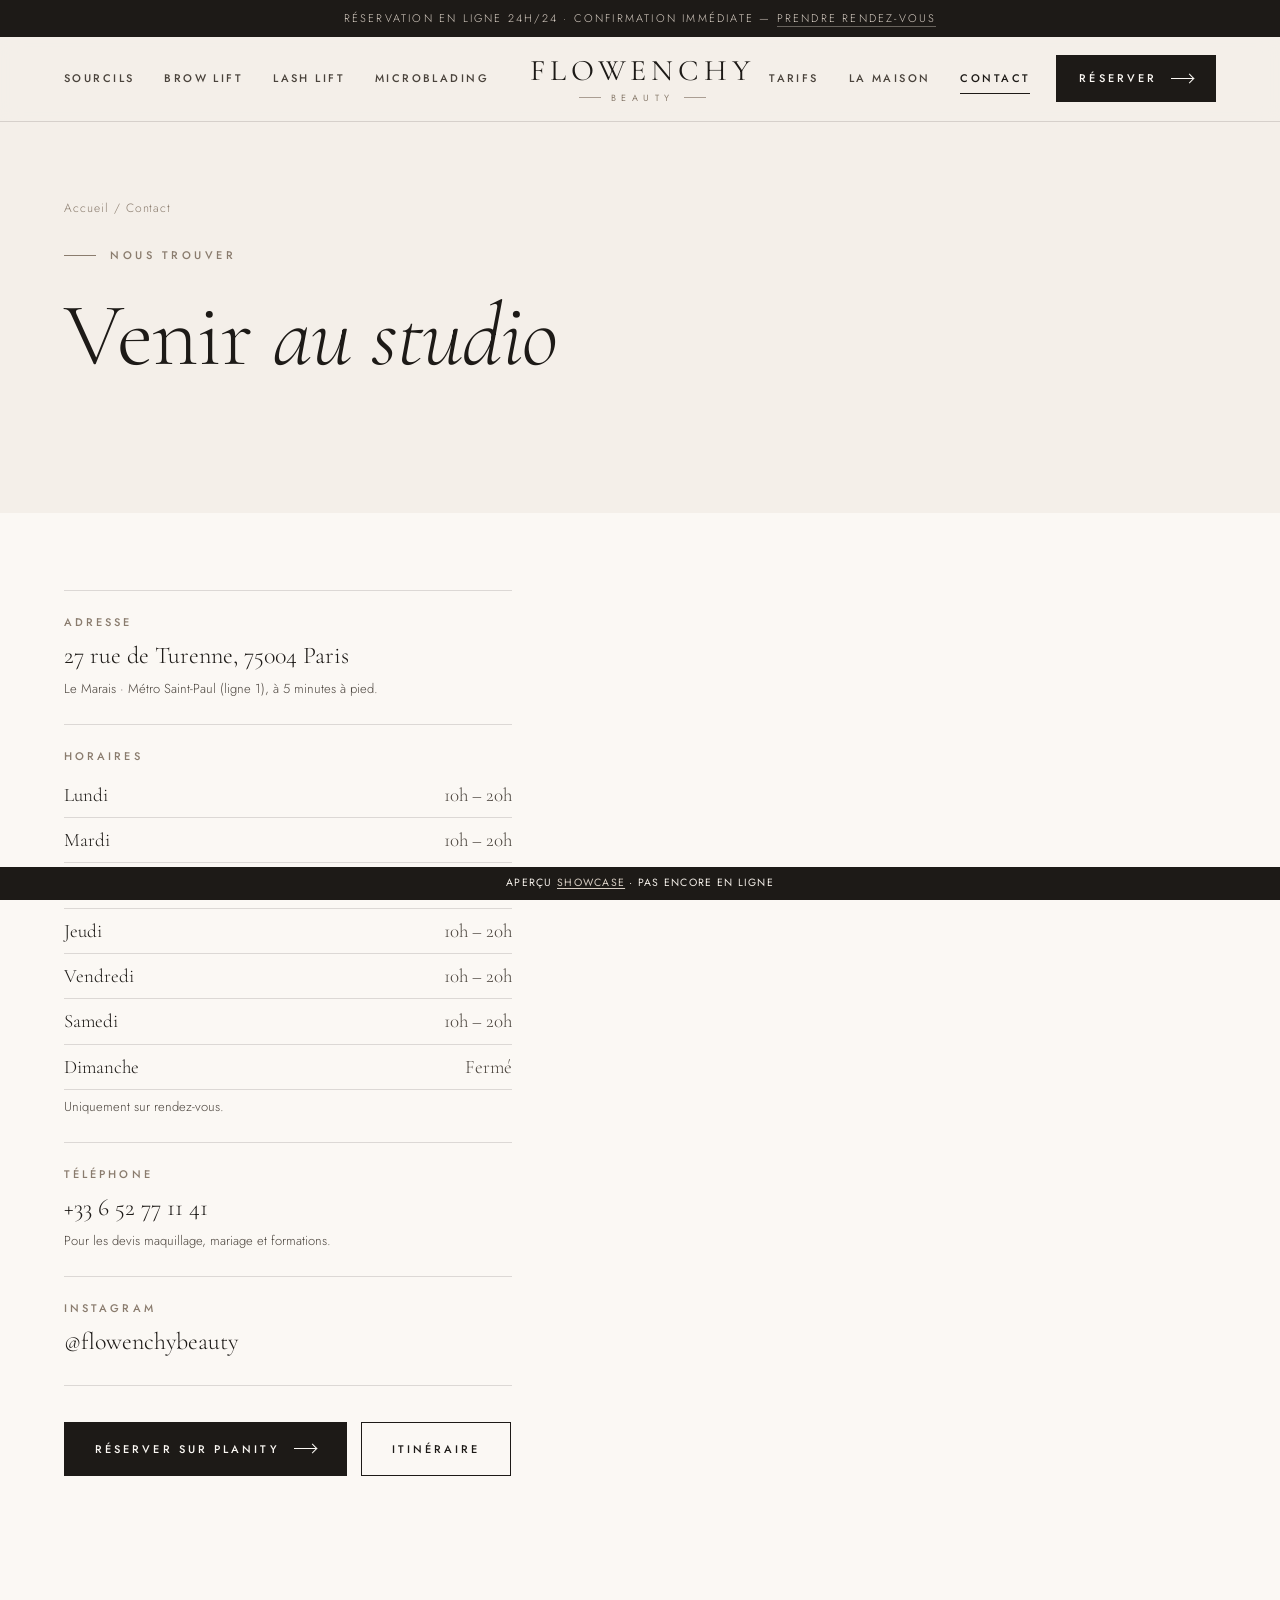
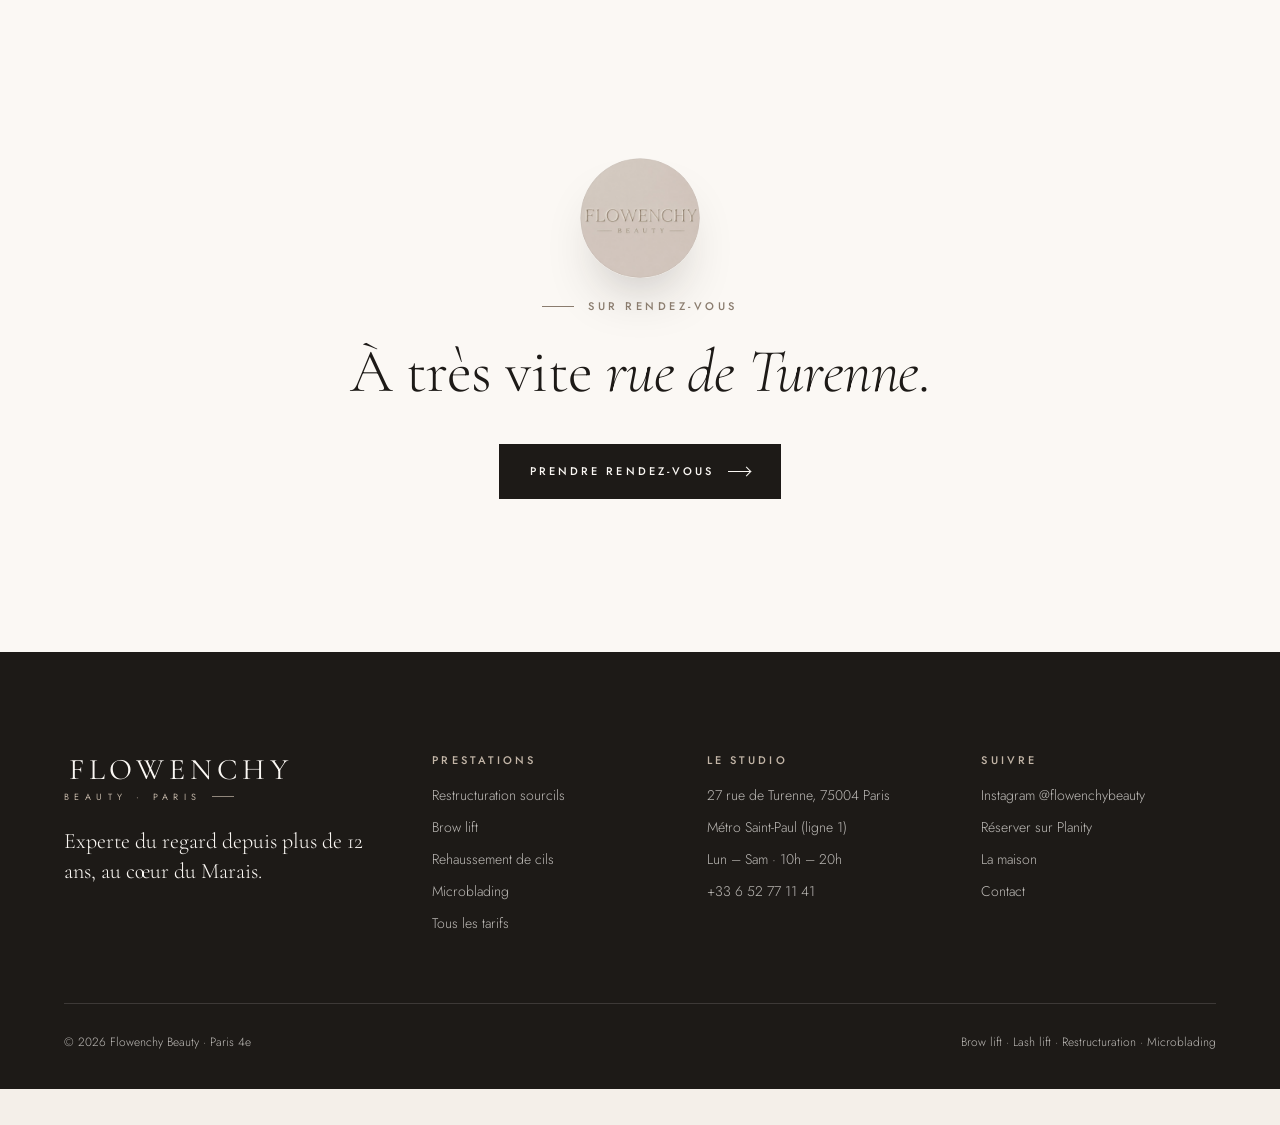
<file: contact.html>
<!doctype html>
<html lang="fr">
<head>
<meta charset="utf-8">
<meta name="viewport" content="width=device-width, initial-scale=1">
<meta name="robots" content="noindex, nofollow, noarchive">
<title>Contact &amp; accès · Flowenchy Beauty, 27 rue de Turenne, Paris 4e</title>
<meta name="description" content="Flowenchy Beauty, 27 rue de Turenne, 75004 Paris. Métro Saint-Paul. Ouvert du lundi au samedi, 10h–20h, sur rendez-vous.">
<meta property="og:title" content="Contact &amp; accès · Flowenchy Beauty, 27 rue de Turenne, Paris 4e">
<meta property="og:description" content="Flowenchy Beauty, 27 rue de Turenne, 75004 Paris. Métro Saint-Paul. Ouvert du lundi au samedi, 10h–20h, sur rendez-vous.">
<meta property="og:type" content="website">
<meta property="og:locale" content="fr_FR">
<meta property="og:image" content="assets/img/hero.jpg">
<meta name="theme-color" content="#f4efe9">
<link rel="icon" type="image/png" href="assets/img/favicon.png">
<link rel="preconnect" href="https://fonts.googleapis.com">
<link rel="preconnect" href="https://fonts.gstatic.com" crossorigin>
<link href="https://fonts.googleapis.com/css2?family=Cormorant+Garamond:ital,wght@0,300;0,400;0,500;1,300;1,400&family=Jost:wght@300;400;500&display=swap" rel="stylesheet">
<link rel="stylesheet" href="assets/style.css">

</head>
<body>
<div class="topbar"><span class="topbar__extra">Réservation en ligne 24h/24 · confirmation immédiate — </span><a href="https://www.planity.com/flowenchy-beauty-75004-paris" target="_blank" rel="noopener">Prendre rendez-vous</a></div>
<header class="header">
  <div class="wrap header__inner">
    <nav class="nav nav--left" aria-label="Prestations"><a href="restructuration-sourcils.html">Sourcils</a><a href="brow-lift.html">Brow lift</a><a href="rehaussement-cils.html">Lash lift</a><a href="microblading.html">Microblading</a></nav>
    <a class="wordmark" href="index.html" aria-label="Flowenchy Beauty, accueil">
      <span class="wordmark__name">FLOWENCHY</span>
      <span class="wordmark__sub">BEAUTY</span>
    </a>
    <div class="header__right">
      <nav class="nav" aria-label="Infos"><a href="tarifs.html">Tarifs</a><a href="la-maison.html">La maison</a><a href="contact.html" aria-current="page">Contact</a></nav>
      <a class="btn" href="https://www.planity.com/flowenchy-beauty-75004-paris" target="_blank" rel="noopener">Réserver <span class="arrow" aria-hidden="true"></span></a>
      <button class="burger" aria-label="Menu" aria-expanded="false"><span></span><span></span></button>
    </div>
  </div>
</header>
<nav class="mobile-menu" aria-label="Menu mobile">
  <a href="index.html">Accueil</a>
  <a href="restructuration-sourcils.html">Sourcils</a><a href="brow-lift.html">Brow lift</a><a href="rehaussement-cils.html">Lash lift</a><a href="microblading.html">Microblading</a><a href="tarifs.html">Tarifs</a><a href="la-maison.html">La maison</a><a href="contact.html">Contact</a>
  <a class="btn" href="https://www.planity.com/flowenchy-beauty-75004-paris" target="_blank" rel="noopener">Réserver sur Planity <span class="arrow" aria-hidden="true"></span></a>
  <p class="mobile-menu__meta">27 rue de Turenne, 75004 Paris<br>Lun – Sam · 10h – 20h</p>
</nav>

<main>

<section class="page-hero">
  <div class="wrap">
    <p class="crumbs"><a href="index.html">Accueil</a> / Contact</p>
    <span class="eyebrow">Nous trouver</span>
    <h1>Venir <em>au studio</em></h1>
  </div>
</section>
<section class="section section--paper" style="padding-top:clamp(56px,6vw,90px)">
  <div class="wrap contact-grid">
    <div>
      <div class="contact-block"><h4>Adresse</h4><p>27 rue de Turenne, 75004 Paris</p><p class="note">Le Marais · Métro Saint-Paul (ligne 1), à 5 minutes à pied.</p></div>
      <div class="contact-block"><h4>Horaires</h4><ul class="hours" style="font-family:var(--serif)"><li><span>Lundi</span><span>10h – 20h</span></li><li><span>Mardi</span><span>10h – 20h</span></li><li><span>Mercredi</span><span>10h – 20h</span></li><li><span>Jeudi</span><span>10h – 20h</span></li><li><span>Vendredi</span><span>10h – 20h</span></li><li><span>Samedi</span><span>10h – 20h</span></li><li><span>Dimanche</span><span>Fermé</span></li></ul><p class="note">Uniquement sur rendez-vous.</p></div>
      <div class="contact-block"><h4>Téléphone</h4><p><a href="tel:+33652771141">+33 6 52 77 11 41</a></p><p class="note">Pour les devis maquillage, mariage et formations.</p></div>
      <div class="contact-block"><h4>Instagram</h4><p><a href="https://www.instagram.com/flowenchybeauty/" target="_blank" rel="noopener">@flowenchybeauty</a></p></div>
      <div style="margin-top:36px;display:flex;gap:14px;flex-wrap:wrap"><a class="btn" href="https://www.planity.com/flowenchy-beauty-75004-paris" target="_blank" rel="noopener">Réserver sur Planity <span class="arrow" aria-hidden="true"></span></a><a class="btn btn--ghost" href="https://www.google.com/maps/search/?api=1&query=Flowenchy+Beauty+27+Rue+de+Turenne+75004+Paris" target="_blank" rel="noopener">Itinéraire</a></div>
    </div>
    <iframe class="map" title="Plan d'accès au studio Flowenchy Beauty" loading="lazy" referrerpolicy="no-referrer-when-downgrade"
      src="https://www.google.com/maps?q=Flowenchy+Beauty,+27+Rue+de+Turenne,+75004+Paris&amp;z=16&amp;output=embed"></iframe>
  </div>
</section>

<section class="section--paper cta">
  <div class="wrap">
    <img class="cta__medal reveal" src="assets/img/logo-medaillon.png" alt="Flowenchy Beauty" width="120" height="120">
    <span class="eyebrow reveal">Sur rendez-vous</span>
    <h2 class="reveal">À très vite <em>rue de Turenne</em>.</h2>
    <div class="reveal"><a class="btn" href="https://www.planity.com/flowenchy-beauty-75004-paris" target="_blank" rel="noopener">Prendre rendez-vous <span class="arrow" aria-hidden="true"></span></a></div>
  </div>
</section>

</main>

<footer class="footer">
  <div class="wrap">
    <div class="footer__top">
      <div>
        <a class="wordmark" href="index.html"><span class="wordmark__name">FLOWENCHY</span><span class="wordmark__sub">BEAUTY · PARIS</span></a>
        <p class="footer__tag">Experte du regard depuis plus de 12 ans, au cœur du Marais.</p>
      </div>
      <div>
        <h4>Prestations</h4>
        <ul><li><a href="restructuration-sourcils.html">Restructuration sourcils</a></li><li><a href="brow-lift.html">Brow lift</a></li><li><a href="rehaussement-cils.html">Rehaussement de cils</a></li><li><a href="microblading.html">Microblading</a></li><li><a href="tarifs.html">Tous les tarifs</a></li></ul>
      </div>
      <div>
        <h4>Le studio</h4>
        <ul>
          <li><a href="https://www.google.com/maps/search/?api=1&query=Flowenchy+Beauty+27+Rue+de+Turenne+75004+Paris" target="_blank" rel="noopener">27 rue de Turenne, 75004 Paris</a></li>
          <li>Métro Saint-Paul (ligne 1)</li>
          <li>Lun – Sam · 10h – 20h</li>
          <li><a href="tel:+33652771141">+33 6 52 77 11 41</a></li>
        </ul>
      </div>
      <div>
        <h4>Suivre</h4>
        <ul>
          <li><a href="https://www.instagram.com/flowenchybeauty/" target="_blank" rel="noopener">Instagram @flowenchybeauty</a></li>
          <li><a href="https://www.planity.com/flowenchy-beauty-75004-paris" target="_blank" rel="noopener">Réserver sur Planity</a></li>
          <li><a href="la-maison.html">La maison</a></li>
          <li><a href="contact.html">Contact</a></li>
        </ul>
      </div>
    </div>
    <div class="footer__bottom">
      <span>© 2026 Flowenchy Beauty · Paris 4e</span>
      <span>Brow lift · Lash lift · Restructuration · Microblading</span>
    </div>
  </div>
</footer>
<div class="sticky-book"><a class="btn" href="https://www.planity.com/flowenchy-beauty-75004-paris" target="_blank" rel="noopener">Réserver <span class="arrow" aria-hidden="true"></span></a></div>
<div class="sc-preview" role="note">Aperçu <a href="https://showcasecreativehouse.com" target="_blank" rel="noopener">SHOWCASE</a> · pas encore en ligne</div>
<script src="assets/main.js" defer></script>
</body>
</html>
</file>
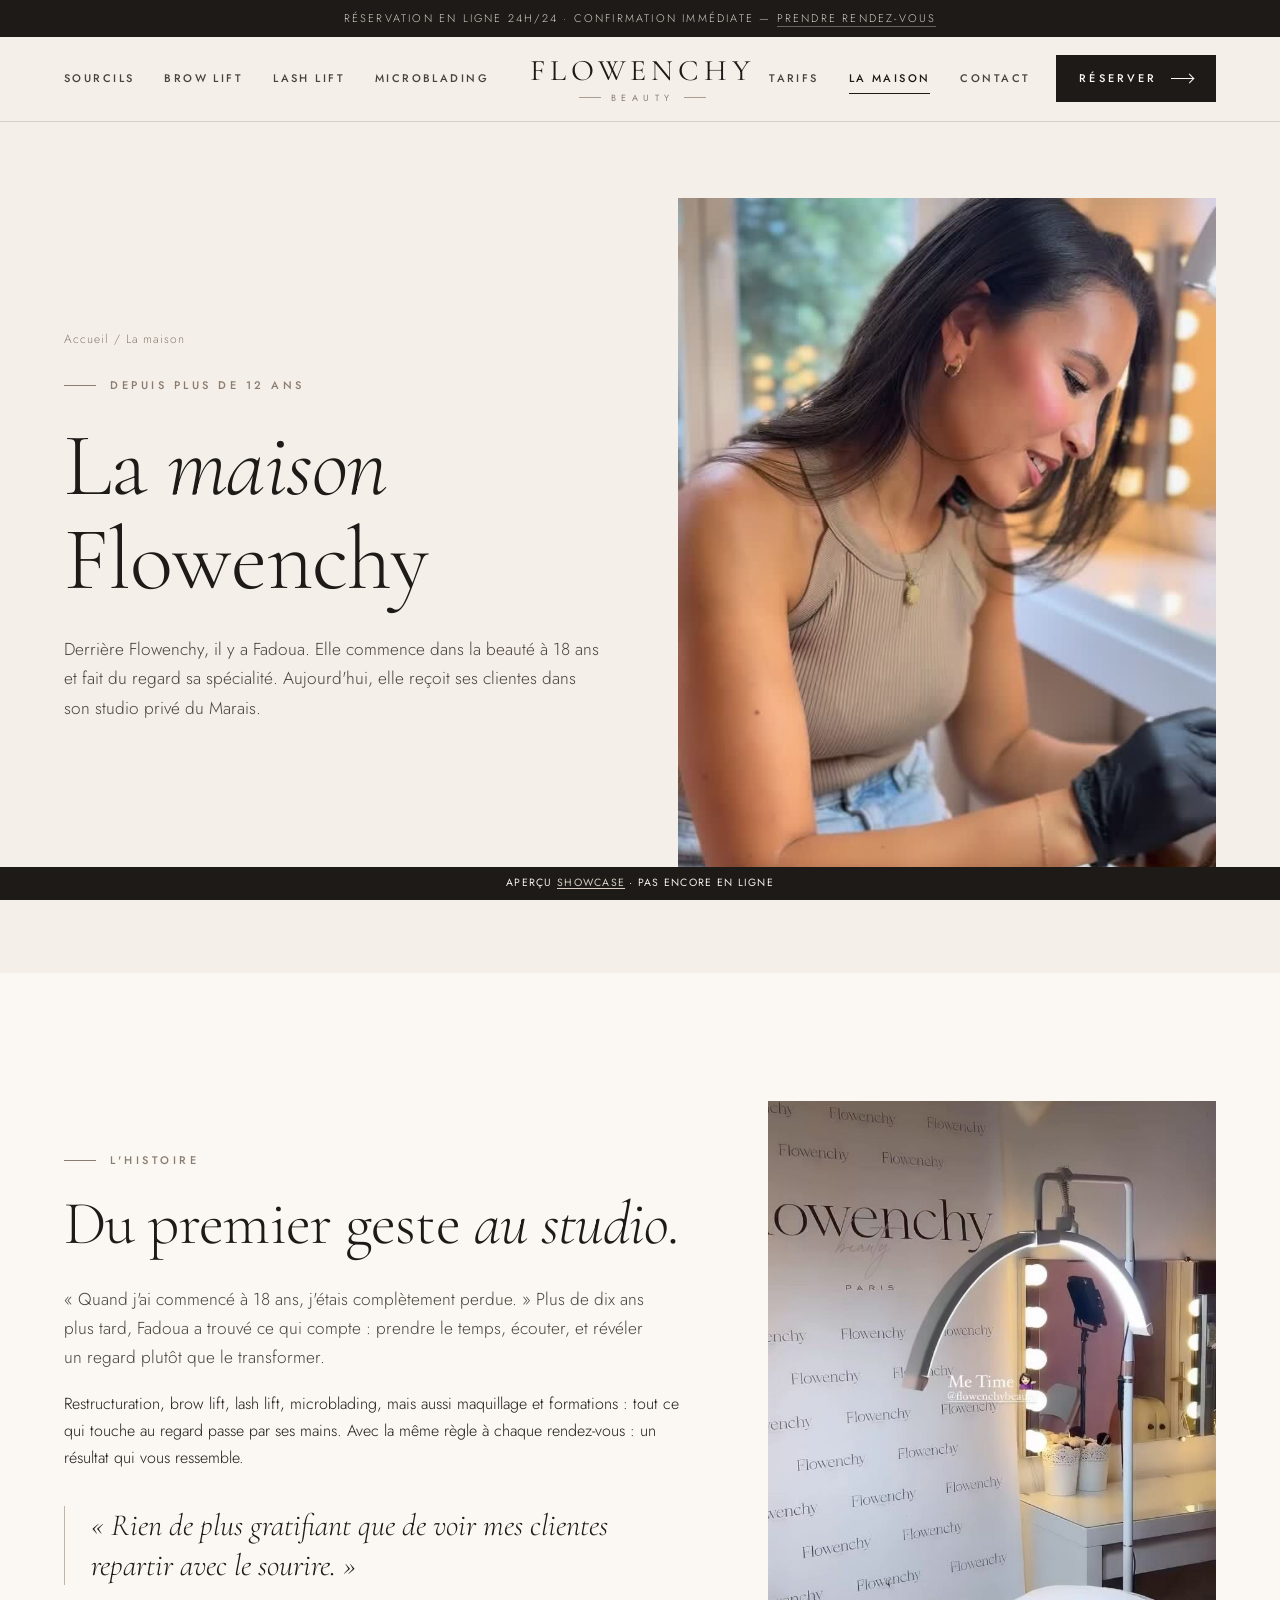
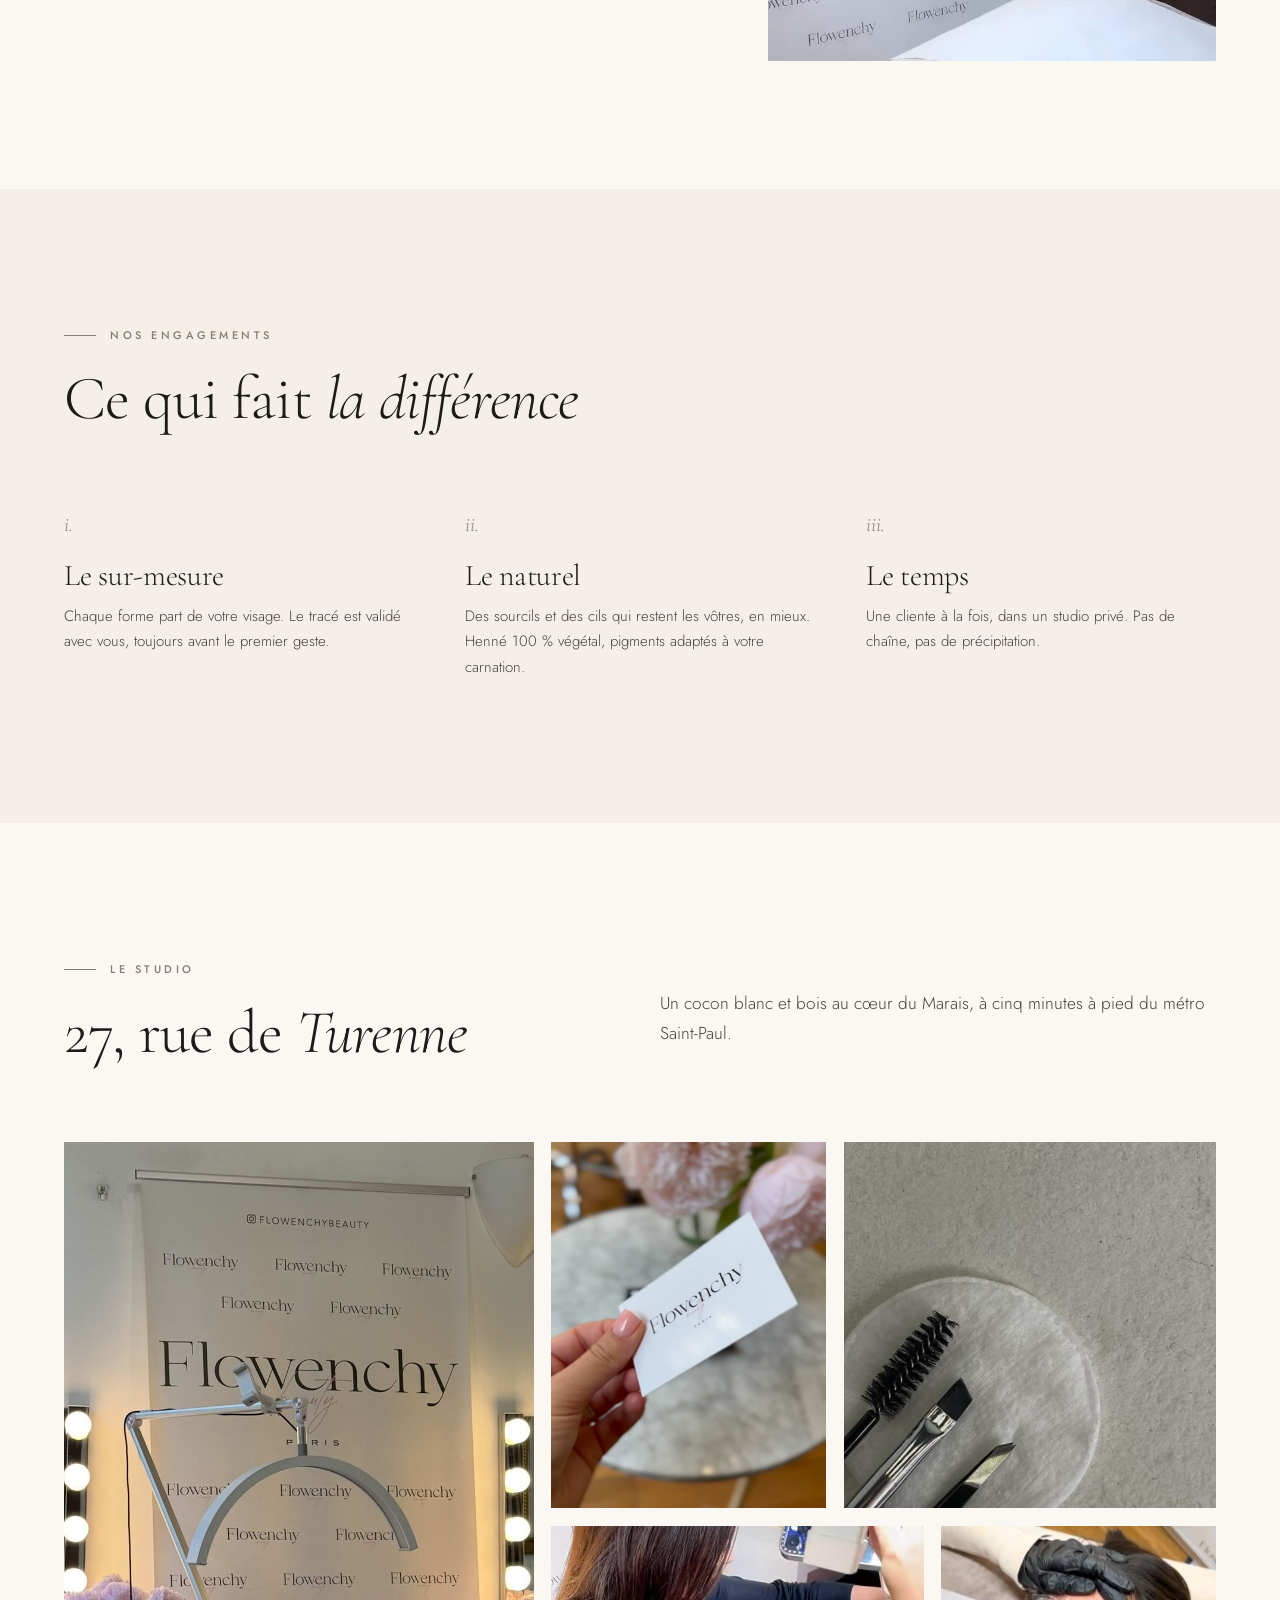
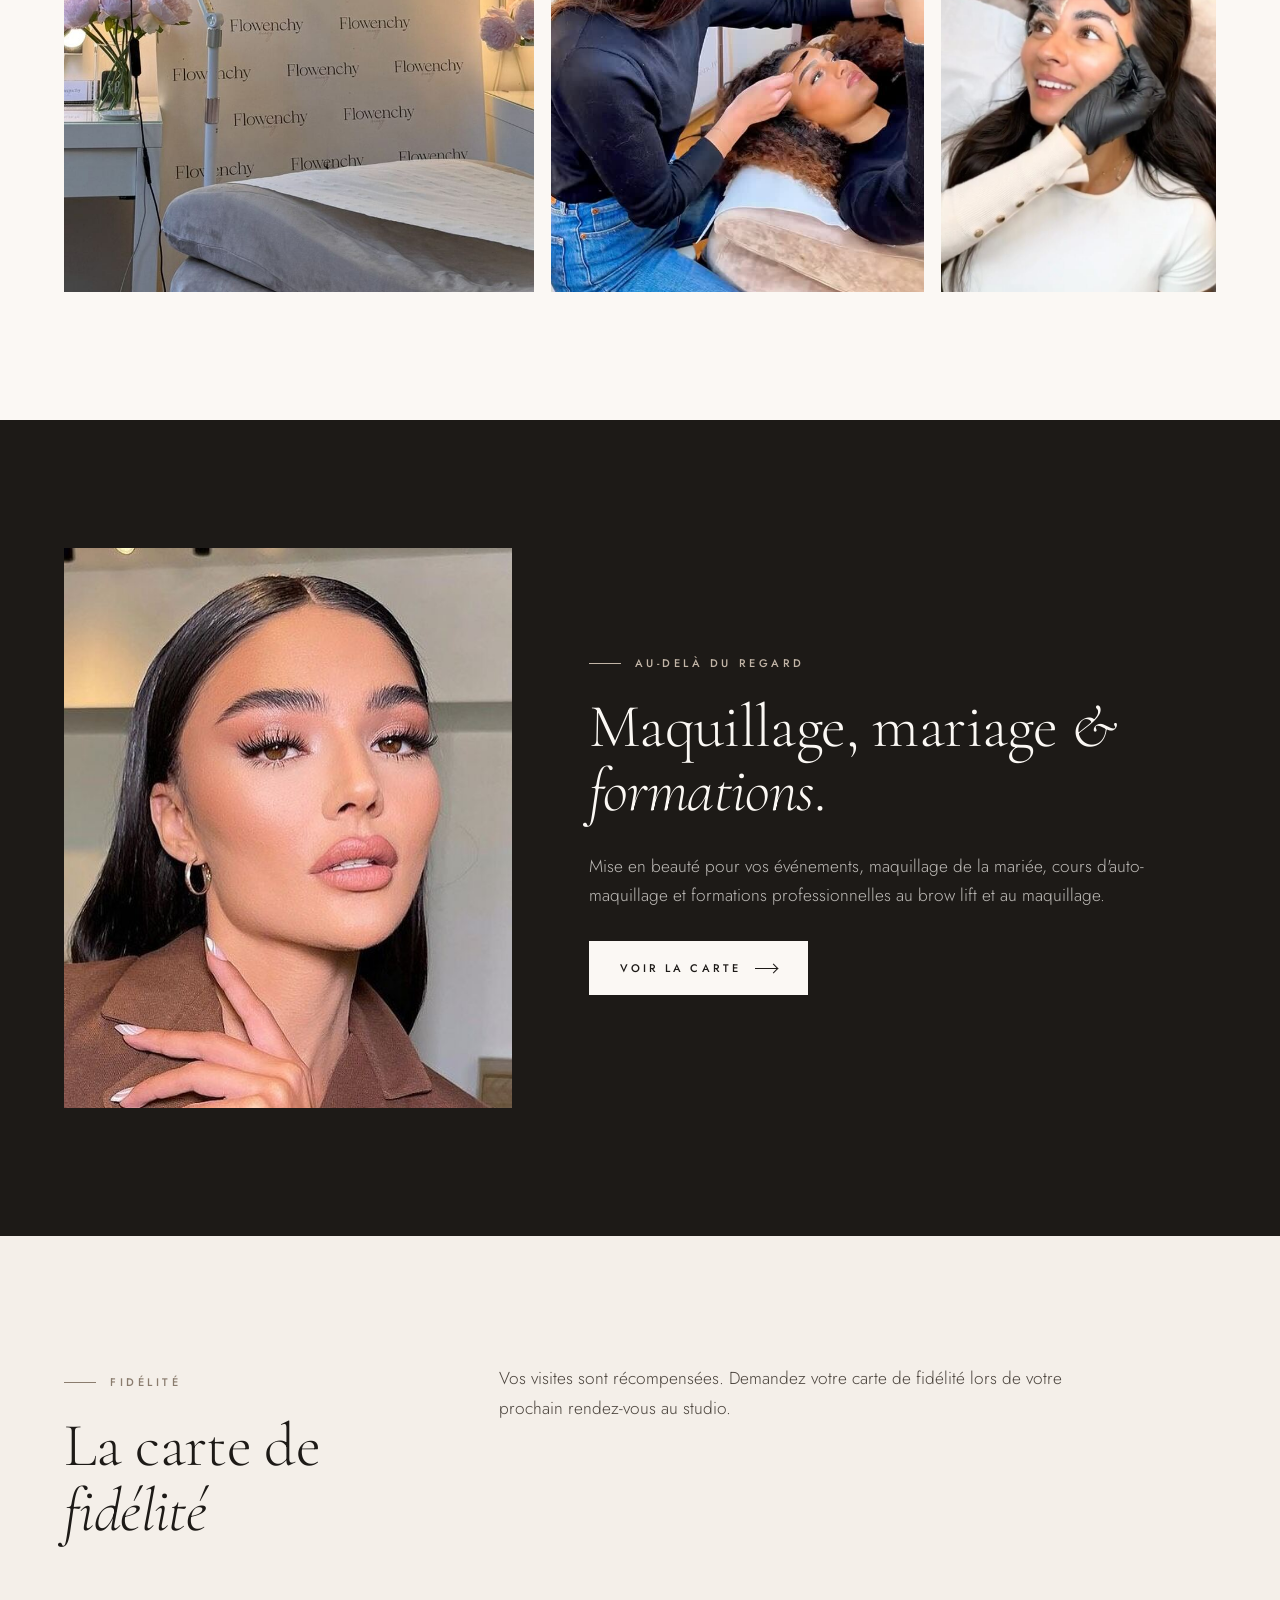
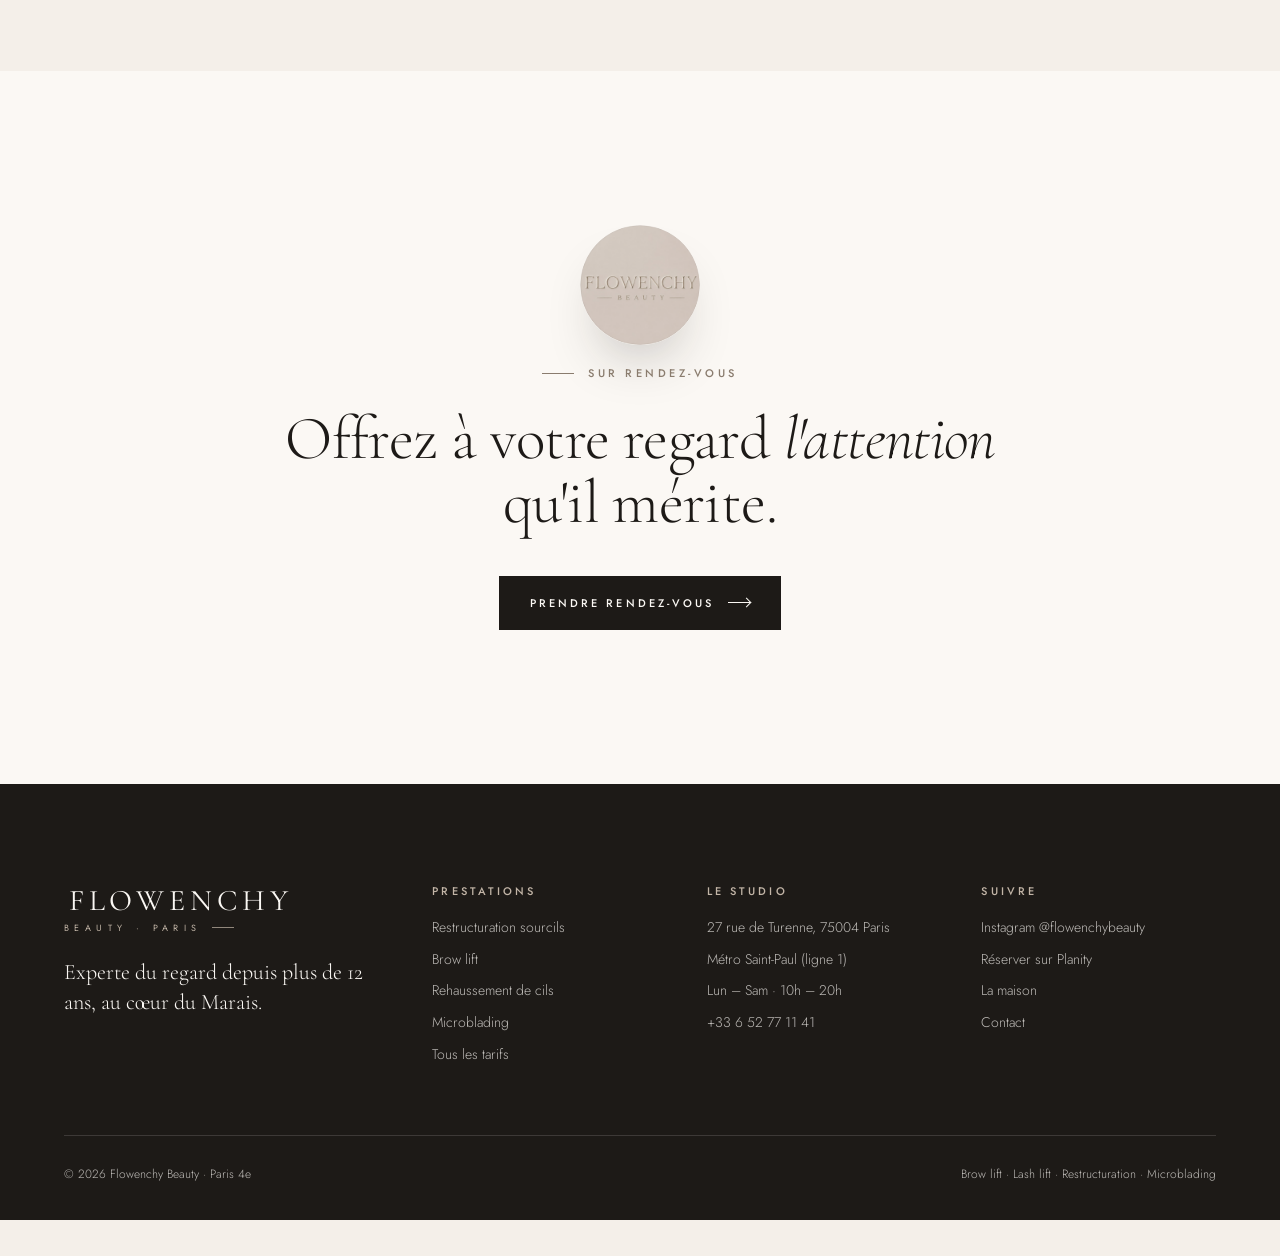
<file: la-maison.html>
<!doctype html>
<html lang="fr">
<head>
<meta charset="utf-8">
<meta name="viewport" content="width=device-width, initial-scale=1">
<meta name="robots" content="noindex, nofollow, noarchive">
<title>La maison · Fadoua &amp; le studio Flowenchy Beauty</title>
<meta name="description" content="Flowenchy Beauty, c&#x27;est Fadoua : plus de 12 ans d&#x27;expertise du regard et un studio privé au 27 rue de Turenne, Paris 4e.">
<meta property="og:title" content="La maison · Fadoua &amp; le studio Flowenchy Beauty">
<meta property="og:description" content="Flowenchy Beauty, c&#x27;est Fadoua : plus de 12 ans d&#x27;expertise du regard et un studio privé au 27 rue de Turenne, Paris 4e.">
<meta property="og:type" content="website">
<meta property="og:locale" content="fr_FR">
<meta property="og:image" content="assets/img/hero.jpg">
<meta name="theme-color" content="#f4efe9">
<link rel="icon" type="image/png" href="assets/img/favicon.png">
<link rel="preconnect" href="https://fonts.googleapis.com">
<link rel="preconnect" href="https://fonts.gstatic.com" crossorigin>
<link href="https://fonts.googleapis.com/css2?family=Cormorant+Garamond:ital,wght@0,300;0,400;0,500;1,300;1,400&family=Jost:wght@300;400;500&display=swap" rel="stylesheet">
<link rel="stylesheet" href="assets/style.css">

</head>
<body>
<div class="topbar"><span class="topbar__extra">Réservation en ligne 24h/24 · confirmation immédiate — </span><a href="https://www.planity.com/flowenchy-beauty-75004-paris" target="_blank" rel="noopener">Prendre rendez-vous</a></div>
<header class="header">
  <div class="wrap header__inner">
    <nav class="nav nav--left" aria-label="Prestations"><a href="restructuration-sourcils.html">Sourcils</a><a href="brow-lift.html">Brow lift</a><a href="rehaussement-cils.html">Lash lift</a><a href="microblading.html">Microblading</a></nav>
    <a class="wordmark" href="index.html" aria-label="Flowenchy Beauty, accueil">
      <span class="wordmark__name">FLOWENCHY</span>
      <span class="wordmark__sub">BEAUTY</span>
    </a>
    <div class="header__right">
      <nav class="nav" aria-label="Infos"><a href="tarifs.html">Tarifs</a><a href="la-maison.html" aria-current="page">La maison</a><a href="contact.html">Contact</a></nav>
      <a class="btn" href="https://www.planity.com/flowenchy-beauty-75004-paris" target="_blank" rel="noopener">Réserver <span class="arrow" aria-hidden="true"></span></a>
      <button class="burger" aria-label="Menu" aria-expanded="false"><span></span><span></span></button>
    </div>
  </div>
</header>
<nav class="mobile-menu" aria-label="Menu mobile">
  <a href="index.html">Accueil</a>
  <a href="restructuration-sourcils.html">Sourcils</a><a href="brow-lift.html">Brow lift</a><a href="rehaussement-cils.html">Lash lift</a><a href="microblading.html">Microblading</a><a href="tarifs.html">Tarifs</a><a href="la-maison.html">La maison</a><a href="contact.html">Contact</a>
  <a class="btn" href="https://www.planity.com/flowenchy-beauty-75004-paris" target="_blank" rel="noopener">Réserver sur Planity <span class="arrow" aria-hidden="true"></span></a>
  <p class="mobile-menu__meta">27 rue de Turenne, 75004 Paris<br>Lun – Sam · 10h – 20h</p>
</nav>

<main>

<section class="page-hero">
  <div class="wrap page-hero__grid">
    <div>
      <p class="crumbs"><a href="index.html">Accueil</a> / La maison</p>
      <span class="eyebrow">Depuis plus de 12 ans</span>
      <h1>La <em>maison</em> Flowenchy</h1>
      <p class="lead">Derrière Flowenchy, il y a Fadoua. Elle commence dans la beauté à 18 ans et fait du regard sa spécialité. Aujourd'hui, elle reçoit ses clientes dans son studio privé du Marais.</p>
    </div>
    <div class="page-hero__img"><img src="assets/img/atelier-soin.jpg" alt="Fadoua au travail dans le studio" fetchpriority="high"></div>
  </div>
</section>

<section class="section section--paper">
  <div class="wrap editorial editorial--flip">
    <div class="editorial__media reveal">
      <img src="assets/img/studio-lampe.jpg" alt="Le studio Flowenchy Beauty" loading="lazy">
    </div>
    <div class="reveal">
      <span class="eyebrow">L'histoire</span>
      <h2>Du premier geste <em>au studio</em>.</h2>
      <p class="lead">« Quand j'ai commencé à 18 ans, j'étais complètement perdue. » Plus de dix ans plus tard, Fadoua a trouvé ce qui compte : prendre le temps, écouter, et révéler un regard plutôt que le transformer.</p>
      <p>Restructuration, brow lift, lash lift, microblading, mais aussi maquillage et formations : tout ce qui touche au regard passe par ses mains. Avec la même règle à chaque rendez-vous : un résultat qui vous ressemble.</p>
      <p class="quote">« Rien de plus gratifiant que de voir mes clientes repartir avec le sourire. »</p>
    </div>
  </div>
</section>

<section class="section">
  <div class="wrap">
    <div class="section__head"><div><span class="eyebrow reveal">Nos engagements</span><h2 class="reveal">Ce qui fait <em>la différence</em></h2></div></div>
    <div class="values">
      <div class="reveal"><span class="roman">i.</span><h3>Le sur-mesure</h3><p>Chaque forme part de votre visage. Le tracé est validé avec vous, toujours avant le premier geste.</p></div>
      <div class="reveal"><span class="roman">ii.</span><h3>Le naturel</h3><p>Des sourcils et des cils qui restent les vôtres, en mieux. Henné 100 % végétal, pigments adaptés à votre carnation.</p></div>
      <div class="reveal"><span class="roman">iii.</span><h3>Le temps</h3><p>Une cliente à la fois, dans un studio privé. Pas de chaîne, pas de précipitation.</p></div>
    </div>
  </div>
</section>

<section class="section section--paper">
  <div class="wrap">
    <div class="section__head"><div><span class="eyebrow reveal">Le studio</span><h2 class="reveal">27, rue de <em>Turenne</em></h2></div>
      <p class="lead reveal">Un cocon blanc et bois au cœur du Marais, à cinq minutes à pied du métro Saint-Paul.</p></div>
    <div class="mosaic reveal">
      <img class="m1" src="assets/img/studio-mur.jpg" alt="Le mur Flowenchy du studio" loading="lazy">
      <img class="m2" src="assets/img/carte.jpg" alt="Carte de visite Flowenchy" loading="lazy">
      <img class="m3" src="assets/img/outils.jpg" alt="Outils de restructuration" loading="lazy">
      <img class="m4" src="assets/img/atelier-geste.jpg" alt="Prestation en cours au studio" loading="lazy">
      <img class="m5" src="assets/img/soin.jpg" alt="Cliente pendant un soin des sourcils" loading="lazy">
    </div>
  </div>
</section>

<section class="section section--ink">
  <div class="wrap editorial">
    <div class="editorial__media reveal"><img src="assets/img/maquillage.jpg" alt="Maquillage signé Flowenchy" loading="lazy"></div>
    <div class="reveal">
      <span class="eyebrow">Au-delà du regard</span>
      <h2>Maquillage, mariage <em>&amp; formations</em>.</h2>
      <p class="lead">Mise en beauté pour vos événements, maquillage de la mariée, cours d'auto-maquillage et formations professionnelles au brow lift et au maquillage.</p>
      <p style="margin-top:30px"><a class="btn btn--light" href="tarifs.html">Voir la carte <span class="arrow" aria-hidden="true"></span></a></p>
    </div>
  </div>
</section>

<section class="section">
  <div class="wrap two-col">
    <div><span class="eyebrow reveal">Fidélité</span><h2 class="reveal">La carte de <em>fidélité</em></h2></div>
    <div class="reveal"><p class="lead">Vos visites sont récompensées. Demandez votre carte de fidélité lors de votre prochain rendez-vous au studio.</p></div>
  </div>
</section>

<section class="section--paper cta">
  <div class="wrap">
    <img class="cta__medal reveal" src="assets/img/logo-medaillon.png" alt="Flowenchy Beauty" width="120" height="120">
    <span class="eyebrow reveal">Sur rendez-vous</span>
    <h2 class="reveal">Offrez à votre regard <em>l'attention</em> qu'il mérite.</h2>
    <div class="reveal"><a class="btn" href="https://www.planity.com/flowenchy-beauty-75004-paris" target="_blank" rel="noopener">Prendre rendez-vous <span class="arrow" aria-hidden="true"></span></a></div>
  </div>
</section>

</main>

<footer class="footer">
  <div class="wrap">
    <div class="footer__top">
      <div>
        <a class="wordmark" href="index.html"><span class="wordmark__name">FLOWENCHY</span><span class="wordmark__sub">BEAUTY · PARIS</span></a>
        <p class="footer__tag">Experte du regard depuis plus de 12 ans, au cœur du Marais.</p>
      </div>
      <div>
        <h4>Prestations</h4>
        <ul><li><a href="restructuration-sourcils.html">Restructuration sourcils</a></li><li><a href="brow-lift.html">Brow lift</a></li><li><a href="rehaussement-cils.html">Rehaussement de cils</a></li><li><a href="microblading.html">Microblading</a></li><li><a href="tarifs.html">Tous les tarifs</a></li></ul>
      </div>
      <div>
        <h4>Le studio</h4>
        <ul>
          <li><a href="https://www.google.com/maps/search/?api=1&query=Flowenchy+Beauty+27+Rue+de+Turenne+75004+Paris" target="_blank" rel="noopener">27 rue de Turenne, 75004 Paris</a></li>
          <li>Métro Saint-Paul (ligne 1)</li>
          <li>Lun – Sam · 10h – 20h</li>
          <li><a href="tel:+33652771141">+33 6 52 77 11 41</a></li>
        </ul>
      </div>
      <div>
        <h4>Suivre</h4>
        <ul>
          <li><a href="https://www.instagram.com/flowenchybeauty/" target="_blank" rel="noopener">Instagram @flowenchybeauty</a></li>
          <li><a href="https://www.planity.com/flowenchy-beauty-75004-paris" target="_blank" rel="noopener">Réserver sur Planity</a></li>
          <li><a href="la-maison.html">La maison</a></li>
          <li><a href="contact.html">Contact</a></li>
        </ul>
      </div>
    </div>
    <div class="footer__bottom">
      <span>© 2026 Flowenchy Beauty · Paris 4e</span>
      <span>Brow lift · Lash lift · Restructuration · Microblading</span>
    </div>
  </div>
</footer>
<div class="sticky-book"><a class="btn" href="https://www.planity.com/flowenchy-beauty-75004-paris" target="_blank" rel="noopener">Réserver <span class="arrow" aria-hidden="true"></span></a></div>
<div class="sc-preview" role="note">Aperçu <a href="https://showcasecreativehouse.com" target="_blank" rel="noopener">SHOWCASE</a> · pas encore en ligne</div>
<script src="assets/main.js" defer></script>
</body>
</html>
</file>
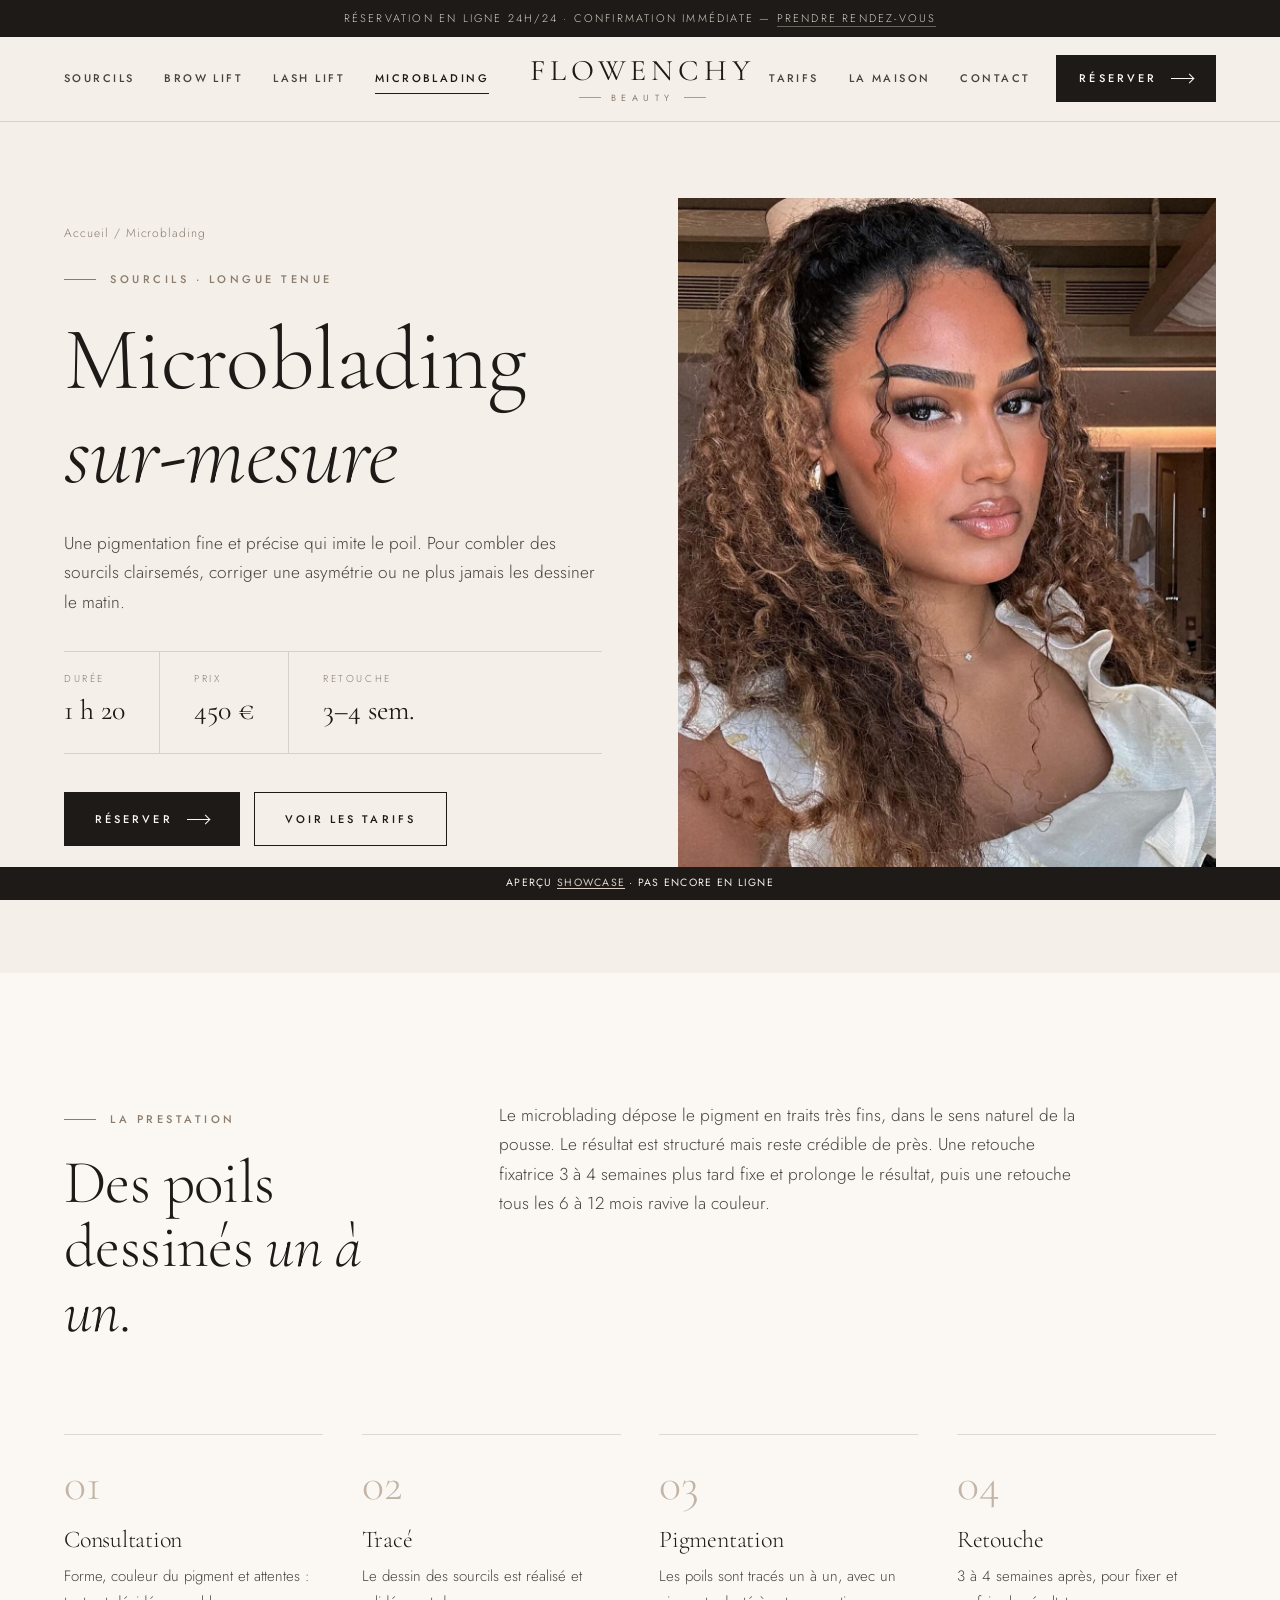
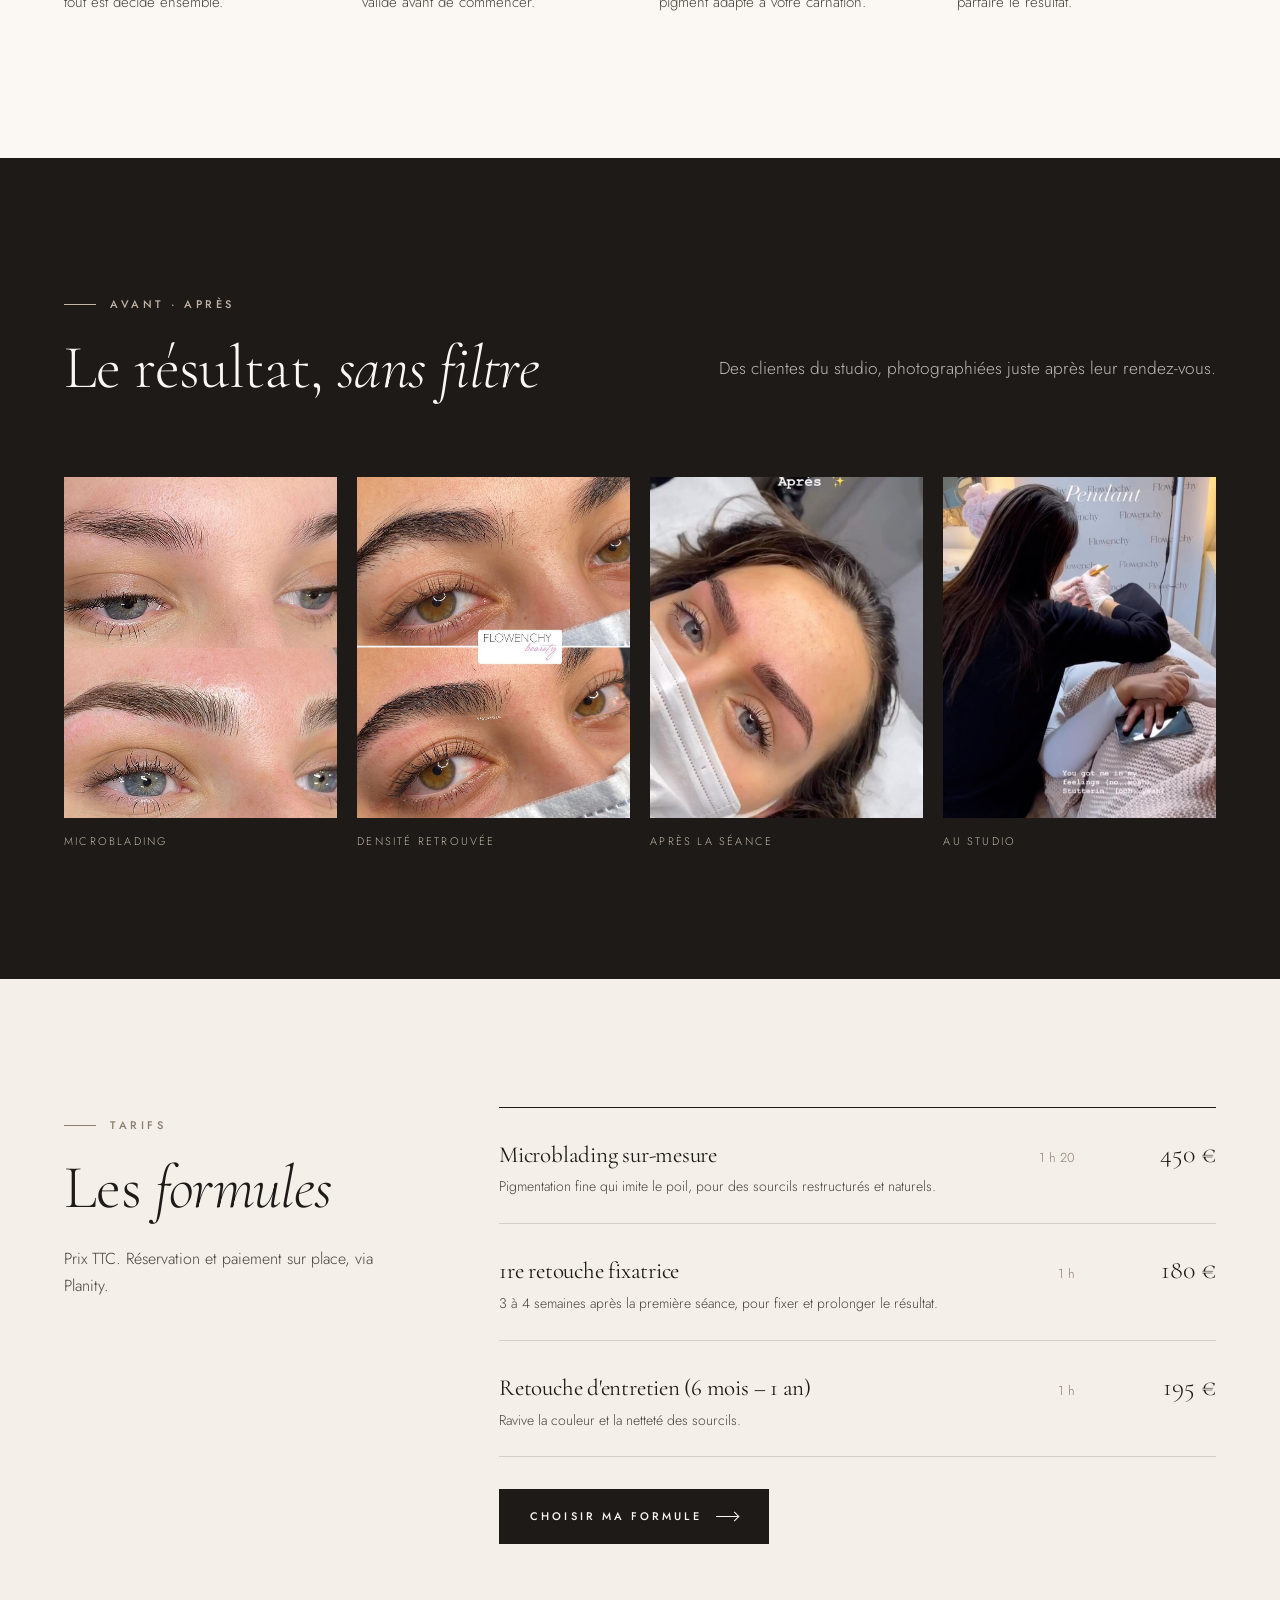
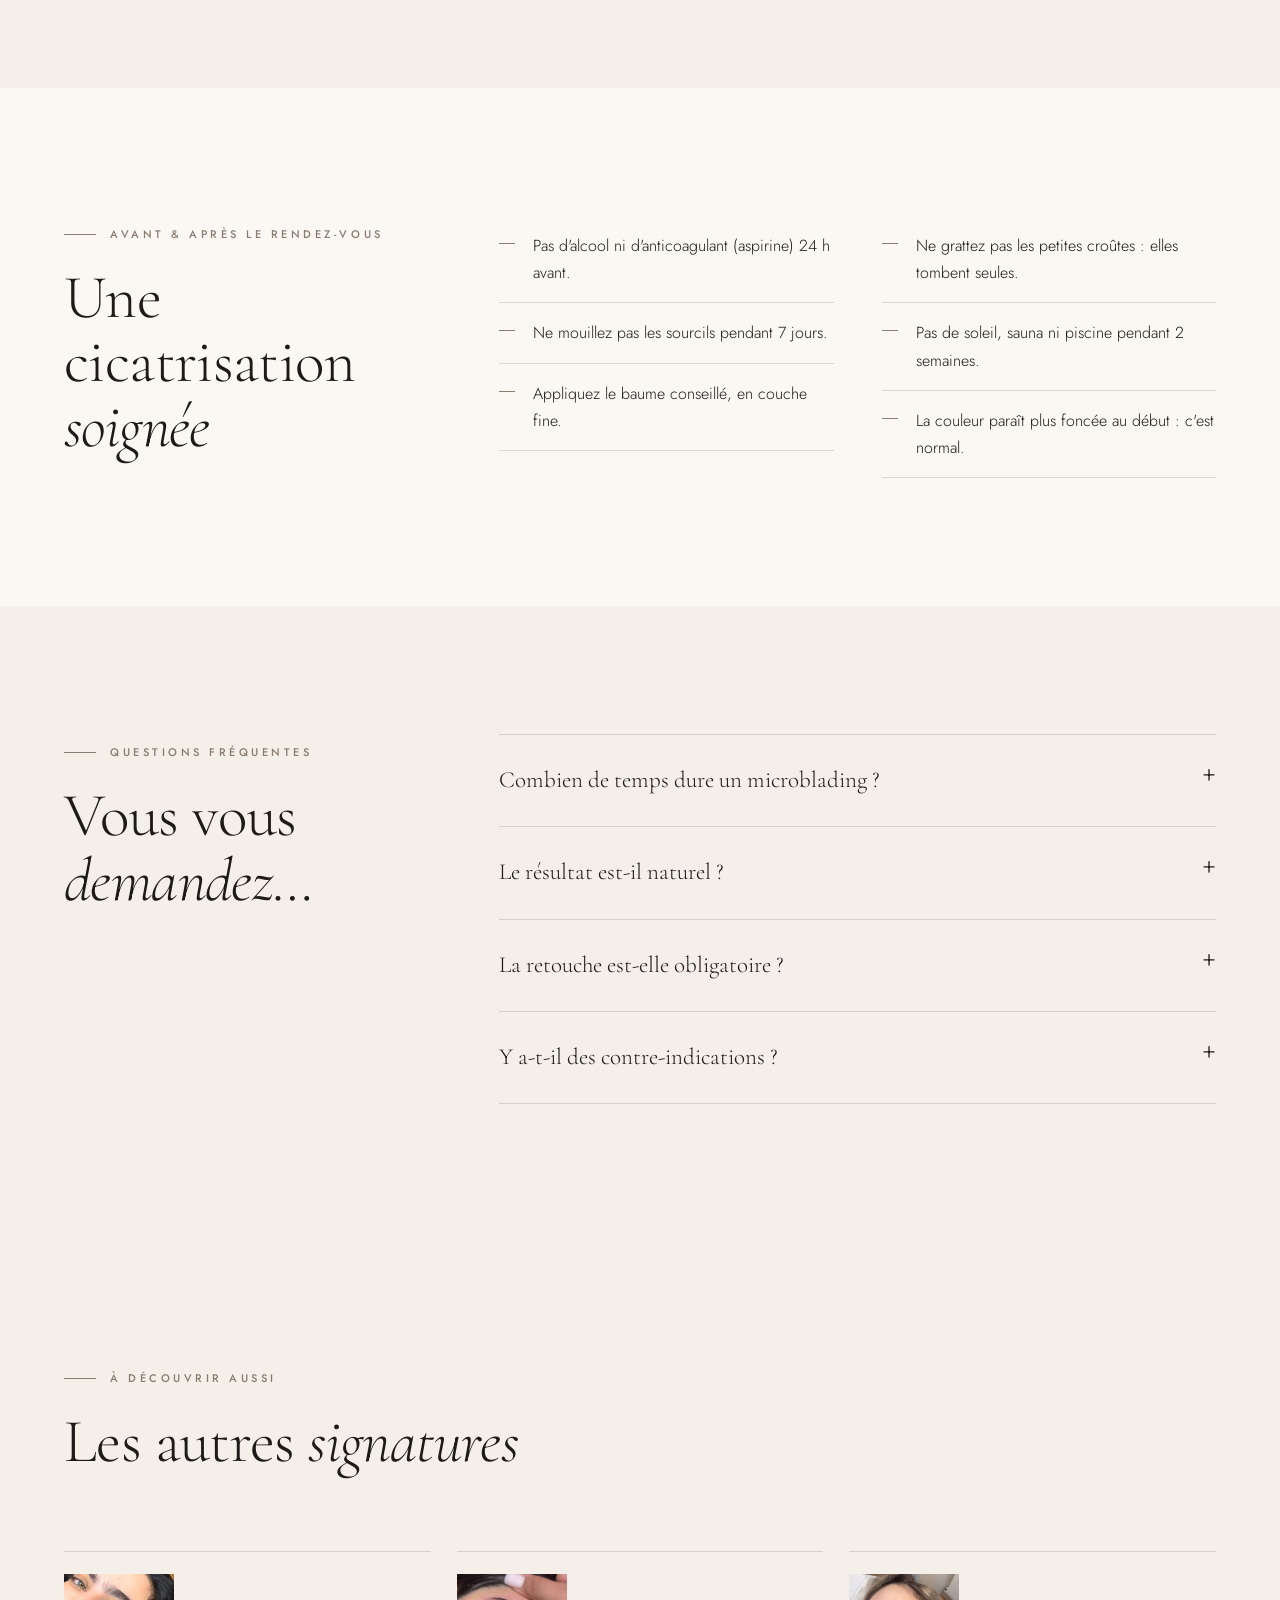
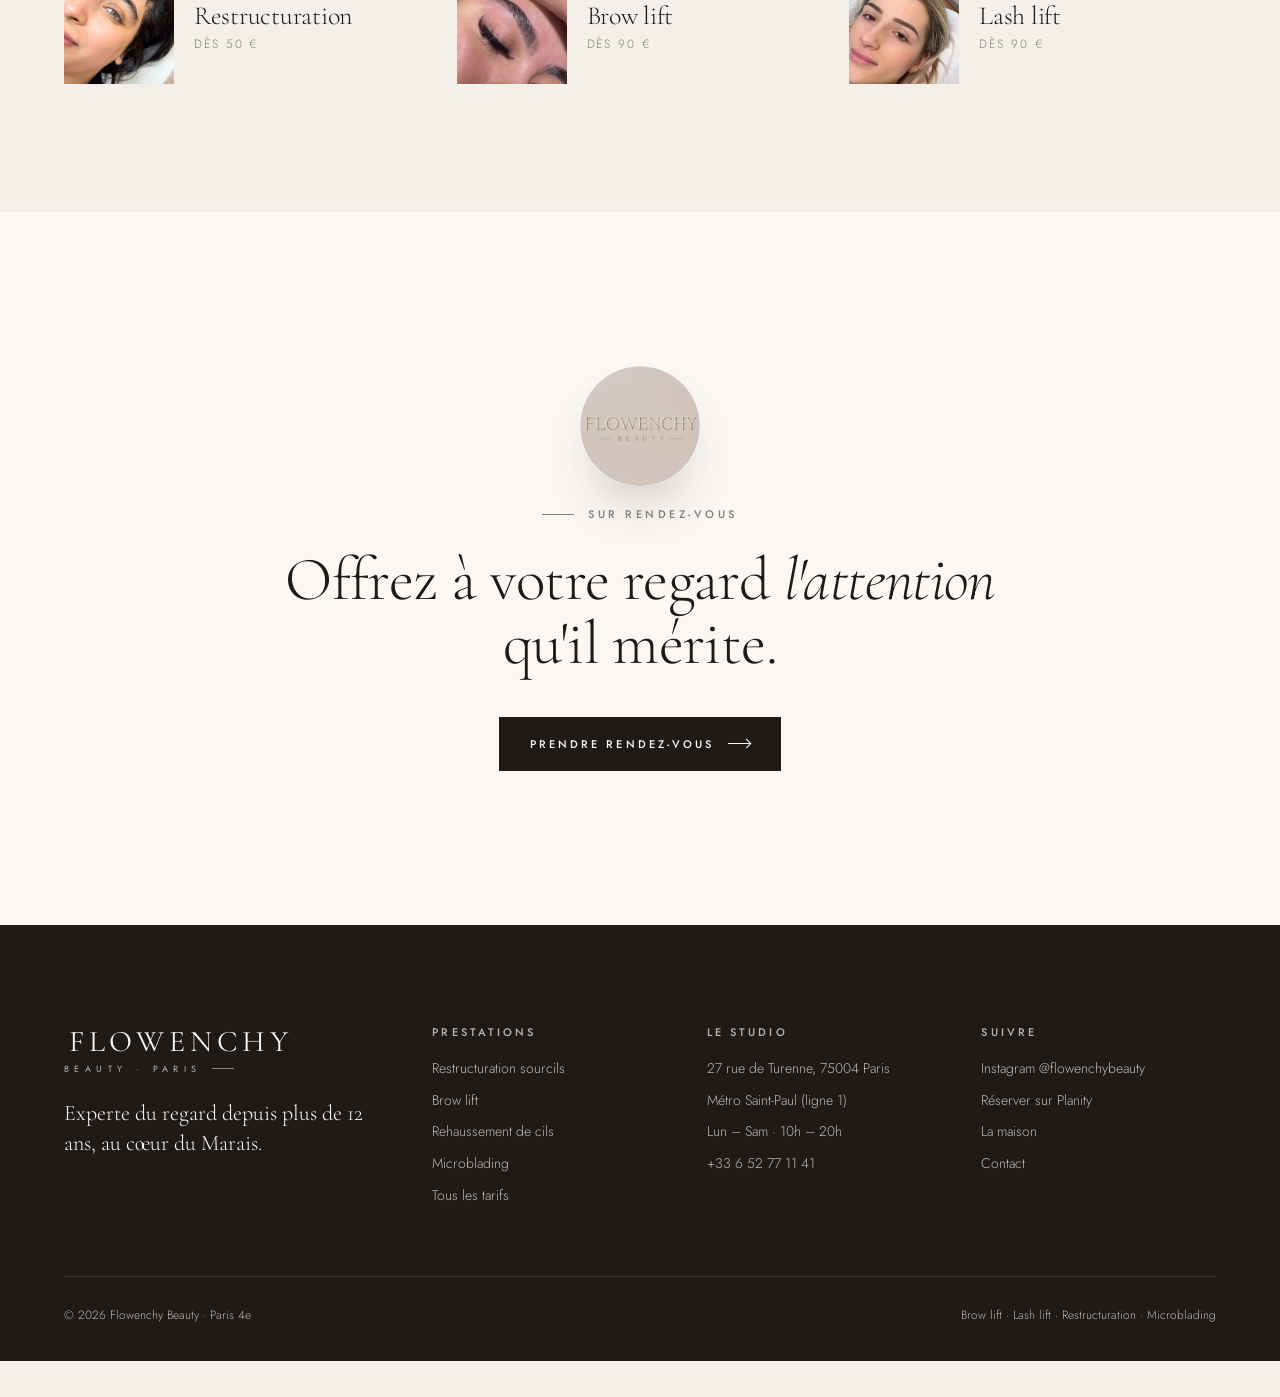
<file: microblading.html>
<!doctype html>
<html lang="fr">
<head>
<meta charset="utf-8">
<meta name="viewport" content="width=device-width, initial-scale=1">
<meta name="robots" content="noindex, nofollow, noarchive">
<title>Microblading sur-mesure à Paris 4e · Flowenchy Beauty</title>
<meta name="description" content="Microblading naturel dans le Marais : des poils dessinés un à un pour des sourcils restructurés et durables. 450 €, retouche fixatrice à 3–4 semaines.">
<meta property="og:title" content="Microblading sur-mesure à Paris 4e · Flowenchy Beauty">
<meta property="og:description" content="Microblading naturel dans le Marais : des poils dessinés un à un pour des sourcils restructurés et durables. 450 €, retouche fixatrice à 3–4 semaines.">
<meta property="og:type" content="website">
<meta property="og:locale" content="fr_FR">
<meta property="og:image" content="assets/img/hero.jpg">
<meta name="theme-color" content="#f4efe9">
<link rel="icon" type="image/png" href="assets/img/favicon.png">
<link rel="preconnect" href="https://fonts.googleapis.com">
<link rel="preconnect" href="https://fonts.gstatic.com" crossorigin>
<link href="https://fonts.googleapis.com/css2?family=Cormorant+Garamond:ital,wght@0,300;0,400;0,500;1,300;1,400&family=Jost:wght@300;400;500&display=swap" rel="stylesheet">
<link rel="stylesheet" href="assets/style.css">

</head>
<body>
<div class="topbar"><span class="topbar__extra">Réservation en ligne 24h/24 · confirmation immédiate — </span><a href="https://www.planity.com/flowenchy-beauty-75004-paris" target="_blank" rel="noopener">Prendre rendez-vous</a></div>
<header class="header">
  <div class="wrap header__inner">
    <nav class="nav nav--left" aria-label="Prestations"><a href="restructuration-sourcils.html">Sourcils</a><a href="brow-lift.html">Brow lift</a><a href="rehaussement-cils.html">Lash lift</a><a href="microblading.html" aria-current="page">Microblading</a></nav>
    <a class="wordmark" href="index.html" aria-label="Flowenchy Beauty, accueil">
      <span class="wordmark__name">FLOWENCHY</span>
      <span class="wordmark__sub">BEAUTY</span>
    </a>
    <div class="header__right">
      <nav class="nav" aria-label="Infos"><a href="tarifs.html">Tarifs</a><a href="la-maison.html">La maison</a><a href="contact.html">Contact</a></nav>
      <a class="btn" href="https://www.planity.com/flowenchy-beauty-75004-paris" target="_blank" rel="noopener">Réserver <span class="arrow" aria-hidden="true"></span></a>
      <button class="burger" aria-label="Menu" aria-expanded="false"><span></span><span></span></button>
    </div>
  </div>
</header>
<nav class="mobile-menu" aria-label="Menu mobile">
  <a href="index.html">Accueil</a>
  <a href="restructuration-sourcils.html">Sourcils</a><a href="brow-lift.html">Brow lift</a><a href="rehaussement-cils.html">Lash lift</a><a href="microblading.html">Microblading</a><a href="tarifs.html">Tarifs</a><a href="la-maison.html">La maison</a><a href="contact.html">Contact</a>
  <a class="btn" href="https://www.planity.com/flowenchy-beauty-75004-paris" target="_blank" rel="noopener">Réserver sur Planity <span class="arrow" aria-hidden="true"></span></a>
  <p class="mobile-menu__meta">27 rue de Turenne, 75004 Paris<br>Lun – Sam · 10h – 20h</p>
</nav>

<main>

<section class="page-hero">
  <div class="wrap page-hero__grid">
    <div>
      <p class="crumbs"><a href="index.html">Accueil</a> / Microblading</p>
      <span class="eyebrow">Sourcils · Longue tenue</span>
      <h1>Micro&shy;blading <em>sur-mesure</em></h1>
      <p class="lead">Une pigmentation fine et précise qui imite le poil. Pour combler des sourcils clairsemés, corriger une asymétrie ou ne plus jamais les dessiner le matin.</p>
      <div class="facts"><div><span>Durée</span><strong>1 h 20</strong></div><div><span>Prix</span><strong>450 €</strong></div><div><span>Retouche</span><strong>3–4 sem.</strong></div></div>
      <div style="display:flex;gap:14px;flex-wrap:wrap"><a class="btn" href="https://www.planity.com/flowenchy-beauty-75004-paris" target="_blank" rel="noopener">Réserver <span class="arrow" aria-hidden="true"></span></a><a class="btn btn--ghost" href="tarifs.html">Voir les tarifs</a></div>
    </div>
    <div class="page-hero__img"><img src="assets/img/portrait-boucles.jpg" alt="Cliente après microblading" fetchpriority="high"></div>
  </div>
</section>

<section class="section section--paper">
  <div class="wrap two-col">
    <div><span class="eyebrow reveal">La prestation</span><h2 class="reveal">Des poils dessinés <em>un à un</em>.</h2></div>
    <div class="reveal"><p class="lead">Le microblading dépose le pigment en traits très fins, dans le sens naturel de la pousse. Le résultat est structuré mais reste crédible de près. Une retouche fixatrice 3 à 4 semaines plus tard fixe et prolonge le résultat, puis une retouche tous les 6 à 12 mois ravive la couleur.</p></div>
  </div>
  <div class="wrap" style="margin-top:clamp(56px,7vw,96px)"><div class="steps"><div class="step reveal"><h3>Consultation</h3><p>Forme, couleur du pigment et attentes : tout est décidé ensemble.</p></div><div class="step reveal"><h3>Tracé</h3><p>Le dessin des sourcils est réalisé et validé avant de commencer.</p></div><div class="step reveal"><h3>Pigmentation</h3><p>Les poils sont tracés un à un, avec un pigment adapté à votre carnation.</p></div><div class="step reveal"><h3>Retouche</h3><p>3 à 4 semaines après, pour fixer et parfaire le résultat.</p></div></div></div>
</section>

<section class="section section--ink">
  <div class="wrap">
    <div class="section__head"><div><span class="eyebrow">Avant · Après</span><h2>Le résultat, <em>sans filtre</em></h2></div>
    <p class="lead">Des clientes du studio, photographiées juste après leur rendez-vous.</p></div>
    <div class="ba-grid"><figure class="reveal"><img src="assets/img/ba-microblading.jpg" alt="Avant et après microblading" loading="lazy"><figcaption>Microblading</figcaption></figure><figure class="reveal"><img src="assets/img/ba-microblading-2.jpg" alt="Avant et après microblading" loading="lazy"><figcaption>Densité retrouvée</figcaption></figure><figure class="reveal"><img src="assets/img/microblading.jpg" alt="Sourcils après microblading" loading="lazy"><figcaption>Après la séance</figcaption></figure><figure class="reveal"><img src="assets/img/atelier-microblading.jpg" alt="Séance de microblading au studio" loading="lazy"><figcaption>Au studio</figcaption></figure></div>
  </div>
</section>

<section class="section">
  <div class="wrap two-col">
    <div><span class="eyebrow reveal">Tarifs</span><h2 class="reveal">Les <em>formules</em></h2>
      <p class="reveal" style="margin-top:24px;color:var(--ink-soft)">Prix TTC. Réservation et paiement sur place, via Planity.</p></div>
    <div class="reveal"><div class="price-list"><div class="price-row"><div><h4>Microblading sur-mesure</h4><p>Pigmentation fine qui imite le poil, pour des sourcils restructurés et naturels.</p></div><span class="dur">1 h 20</span><span class="eur">450 €</span></div><div class="price-row"><div><h4>1re retouche fixatrice</h4><p>3 à 4 semaines après la première séance, pour fixer et prolonger le résultat.</p></div><span class="dur">1 h</span><span class="eur">180 €</span></div><div class="price-row"><div><h4>Retouche d'entretien (6 mois – 1 an)</h4><p>Ravive la couleur et la netteté des sourcils.</p></div><span class="dur">1 h</span><span class="eur">195 €</span></div></div><p style="margin-top:32px"><a class="btn" href="https://www.planity.com/flowenchy-beauty-75004-paris" target="_blank" rel="noopener">Choisir ma formule <span class="arrow" aria-hidden="true"></span></a></p></div>
  </div>
</section>

<section class="section section--paper">
  <div class="wrap two-col">
    <div><span class="eyebrow reveal">Avant &amp; après le rendez-vous</span><h2 class="reveal">Une cicatrisation <em>soignée</em></h2></div>
    <div class="reveal"><ul class="checklist"><li>Pas d'alcool ni d'anticoagulant (aspirine) 24 h avant.</li><li>Ne mouillez pas les sourcils pendant 7 jours.</li><li>Appliquez le baume conseillé, en couche fine.</li><li>Ne grattez pas les petites croûtes : elles tombent seules.</li><li>Pas de soleil, sauna ni piscine pendant 2 semaines.</li><li>La couleur paraît plus foncée au début : c'est normal.</li></ul></div>
  </div>
</section>

<section class="section">
  <div class="wrap two-col">
    <div><span class="eyebrow reveal">Questions fréquentes</span><h2 class="reveal">Vous vous <em>demandez</em>…</h2></div>
    <div class="reveal"><div class="faq"><details><summary>Combien de temps dure un microblading ?</summary><p>Le résultat s'estompe progressivement. Une retouche tous les 6 à 12 mois garde des sourcils nets, selon votre peau et votre exposition au soleil.</p></details><details><summary>Le résultat est-il naturel ?</summary><p>Oui, c'est tout l'intérêt de la technique poil à poil. La forme et la couleur sont choisies pour vous, jamais copiées d'une tendance.</p></details><details><summary>La retouche est-elle obligatoire ?</summary><p>Elle est fortement recommandée. Certaines zones retiennent moins le pigment pendant la cicatrisation, la retouche les complète.</p></details><details><summary>Y a-t-il des contre-indications ?</summary><p>Oui, par exemple grossesse, allaitement, certains traitements ou problèmes de peau sur la zone. Parlez-en avant de réserver : un avis est donné au cas par cas.</p></details></div></div>
  </div>
</section>

<section class="section">
  <div class="wrap">
    <div class="section__head"><div><span class="eyebrow">À découvrir aussi</span><h2>Les autres <em>signatures</em></h2></div></div>
    <div class="others"><a class="other reveal" href="restructuration-sourcils.html"><img src="assets/img/restructuration.jpg" alt="Restructuration" loading="lazy"><div><h3>Restructuration</h3><span>dès 50 €</span></div></a><a class="other reveal" href="brow-lift.html"><img src="assets/img/browlift.jpg" alt="Brow lift" loading="lazy"><div><h3>Brow lift</h3><span>dès 90 €</span></div></a><a class="other reveal" href="rehaussement-cils.html"><img src="assets/img/lashlift-3.jpg" alt="Lash lift" loading="lazy"><div><h3>Lash lift</h3><span>dès 90 €</span></div></a></div>
  </div>
</section>

<section class="section--paper cta">
  <div class="wrap">
    <img class="cta__medal reveal" src="assets/img/logo-medaillon.png" alt="Flowenchy Beauty" width="120" height="120">
    <span class="eyebrow reveal">Sur rendez-vous</span>
    <h2 class="reveal">Offrez à votre regard <em>l'attention</em> qu'il mérite.</h2>
    <div class="reveal"><a class="btn" href="https://www.planity.com/flowenchy-beauty-75004-paris" target="_blank" rel="noopener">Prendre rendez-vous <span class="arrow" aria-hidden="true"></span></a></div>
  </div>
</section>

</main>

<footer class="footer">
  <div class="wrap">
    <div class="footer__top">
      <div>
        <a class="wordmark" href="index.html"><span class="wordmark__name">FLOWENCHY</span><span class="wordmark__sub">BEAUTY · PARIS</span></a>
        <p class="footer__tag">Experte du regard depuis plus de 12 ans, au cœur du Marais.</p>
      </div>
      <div>
        <h4>Prestations</h4>
        <ul><li><a href="restructuration-sourcils.html">Restructuration sourcils</a></li><li><a href="brow-lift.html">Brow lift</a></li><li><a href="rehaussement-cils.html">Rehaussement de cils</a></li><li><a href="microblading.html">Microblading</a></li><li><a href="tarifs.html">Tous les tarifs</a></li></ul>
      </div>
      <div>
        <h4>Le studio</h4>
        <ul>
          <li><a href="https://www.google.com/maps/search/?api=1&query=Flowenchy+Beauty+27+Rue+de+Turenne+75004+Paris" target="_blank" rel="noopener">27 rue de Turenne, 75004 Paris</a></li>
          <li>Métro Saint-Paul (ligne 1)</li>
          <li>Lun – Sam · 10h – 20h</li>
          <li><a href="tel:+33652771141">+33 6 52 77 11 41</a></li>
        </ul>
      </div>
      <div>
        <h4>Suivre</h4>
        <ul>
          <li><a href="https://www.instagram.com/flowenchybeauty/" target="_blank" rel="noopener">Instagram @flowenchybeauty</a></li>
          <li><a href="https://www.planity.com/flowenchy-beauty-75004-paris" target="_blank" rel="noopener">Réserver sur Planity</a></li>
          <li><a href="la-maison.html">La maison</a></li>
          <li><a href="contact.html">Contact</a></li>
        </ul>
      </div>
    </div>
    <div class="footer__bottom">
      <span>© 2026 Flowenchy Beauty · Paris 4e</span>
      <span>Brow lift · Lash lift · Restructuration · Microblading</span>
    </div>
  </div>
</footer>
<div class="sticky-book"><a class="btn" href="https://www.planity.com/flowenchy-beauty-75004-paris" target="_blank" rel="noopener">Réserver <span class="arrow" aria-hidden="true"></span></a></div>
<div class="sc-preview" role="note">Aperçu <a href="https://showcasecreativehouse.com" target="_blank" rel="noopener">SHOWCASE</a> · pas encore en ligne</div>
<script src="assets/main.js" defer></script>
</body>
</html>
</file>
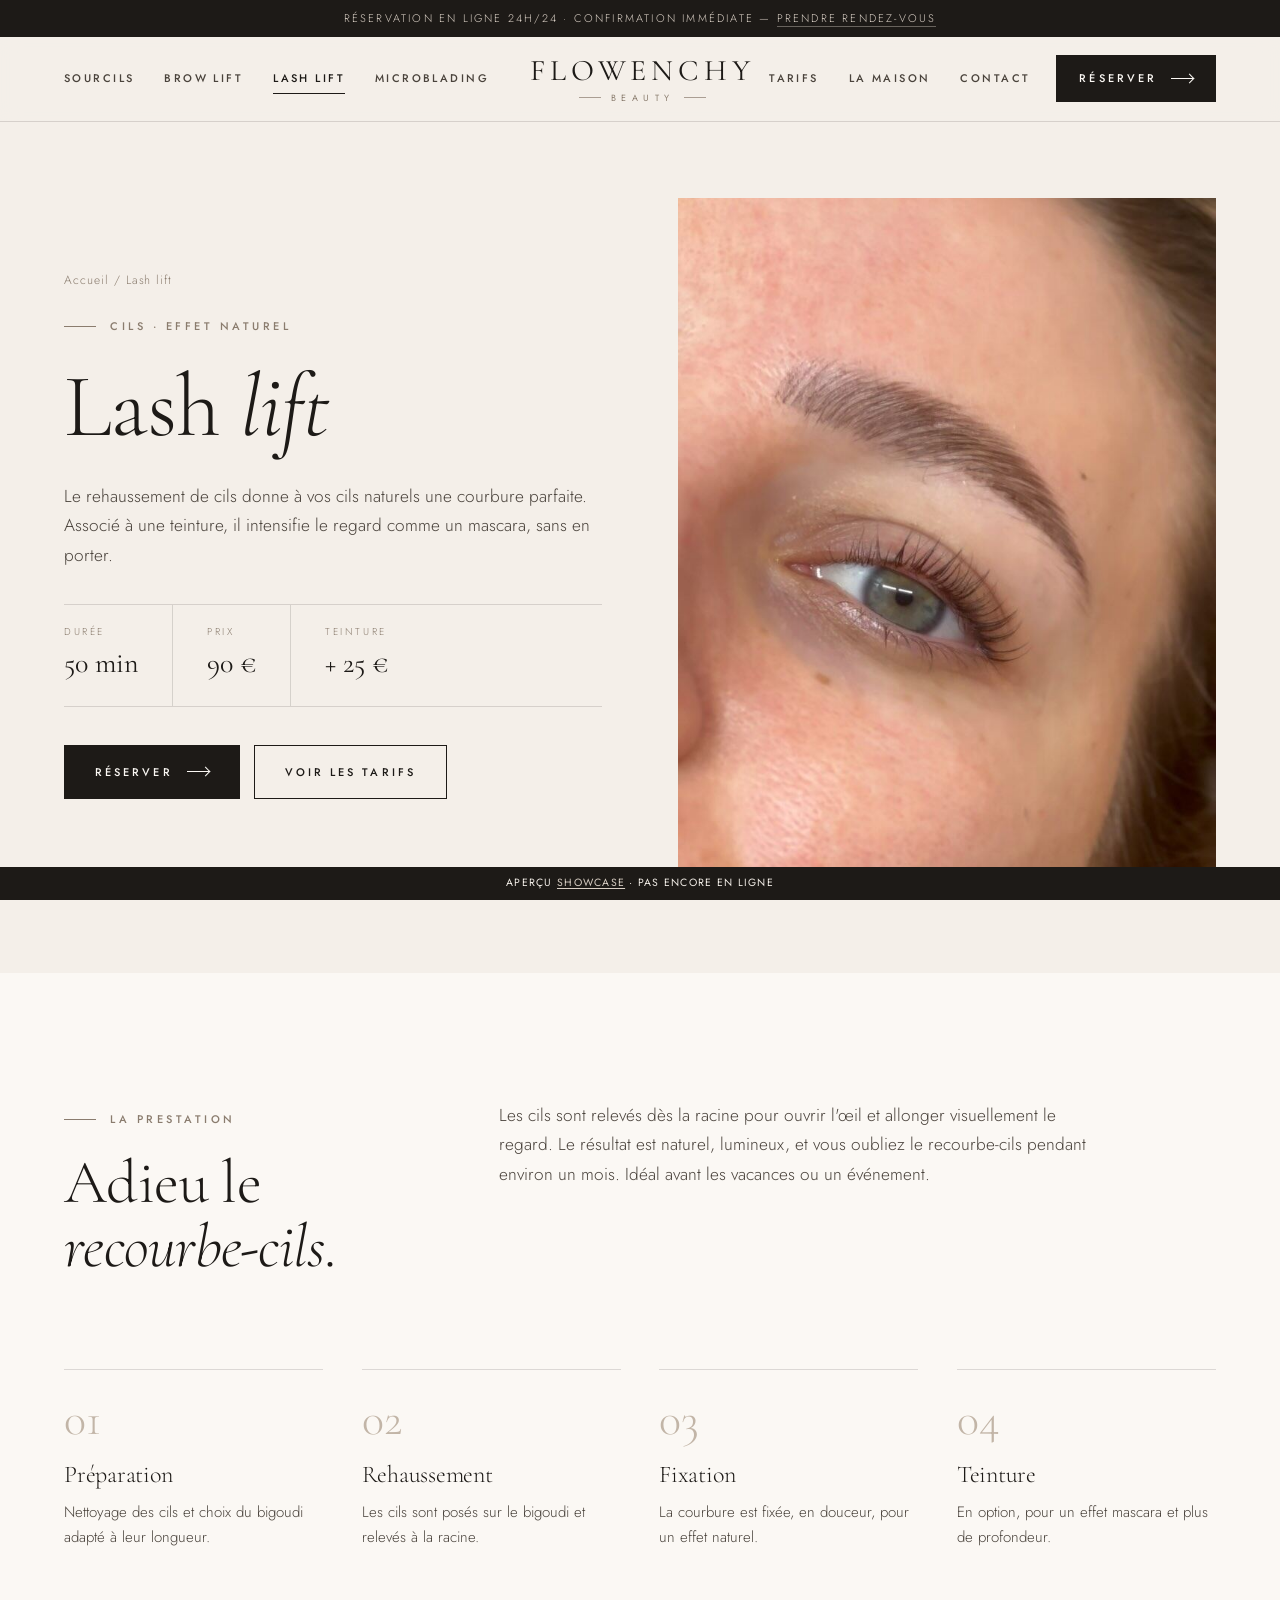
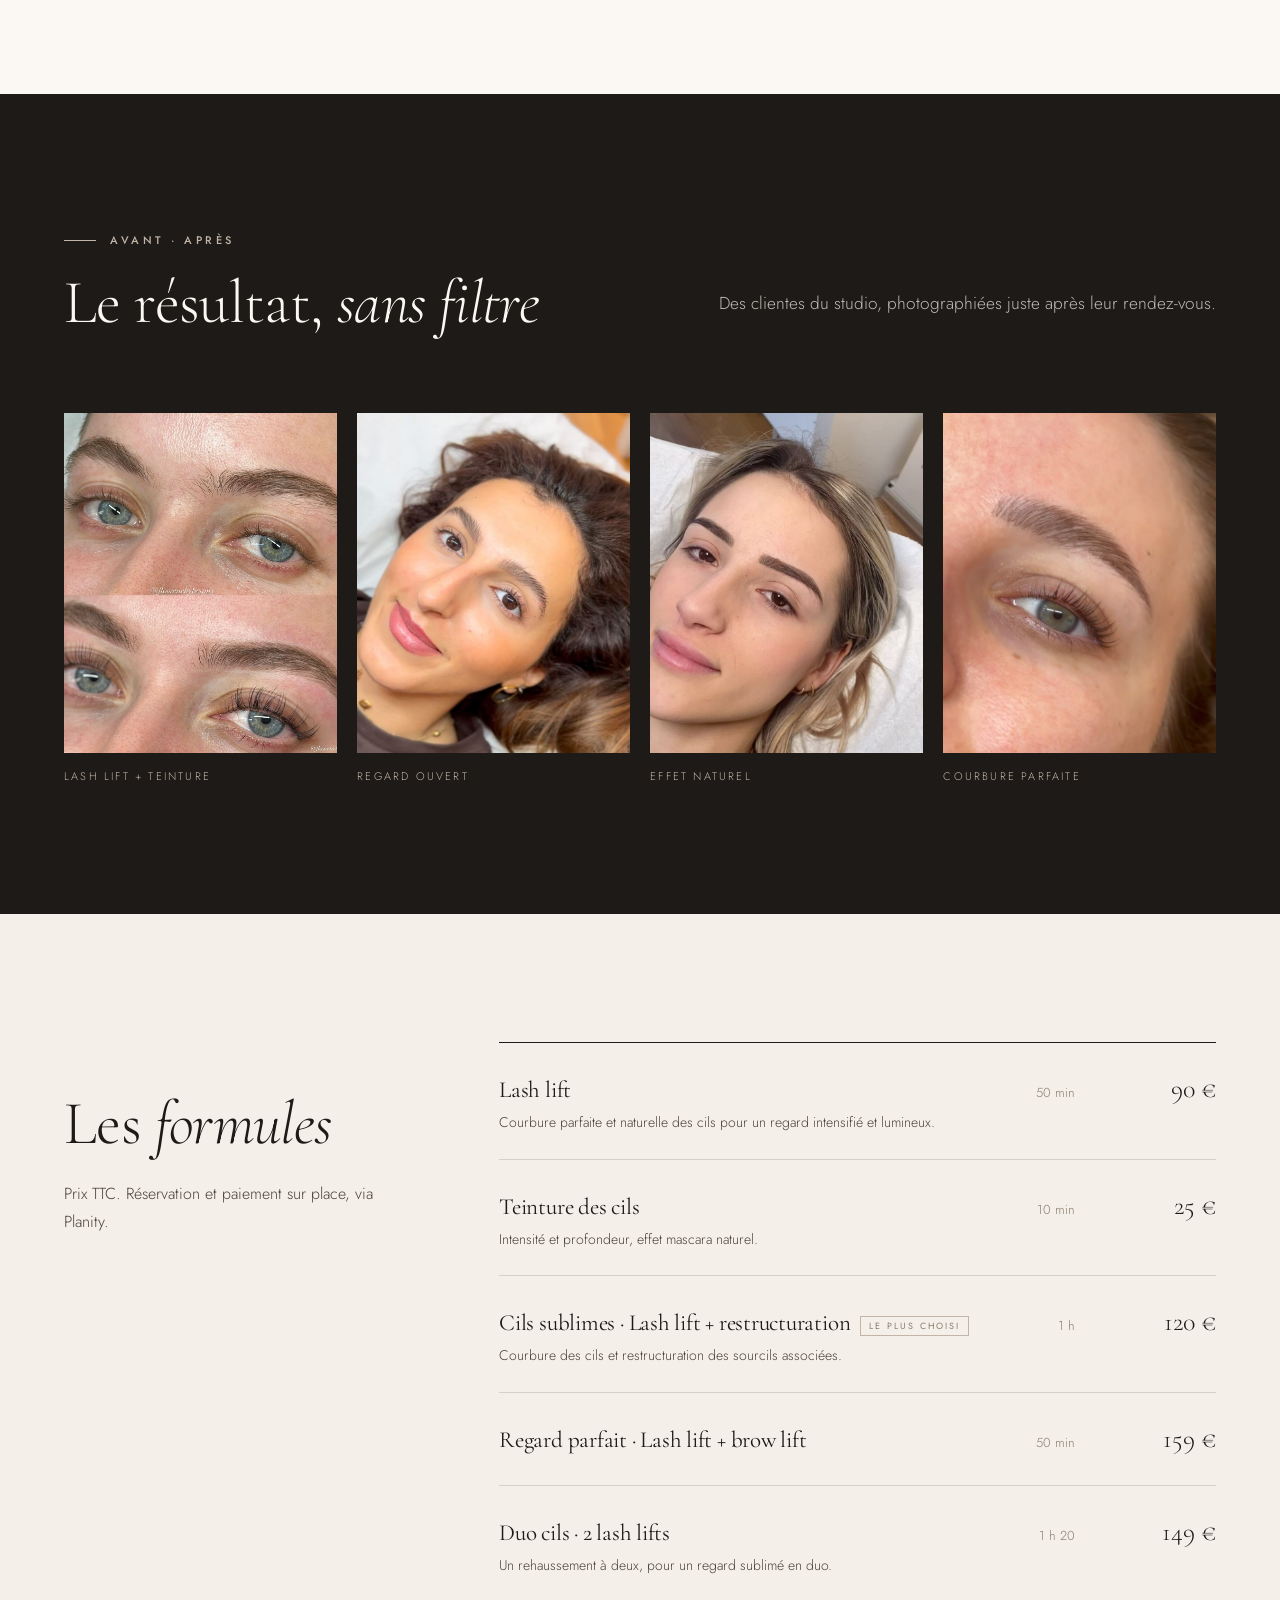
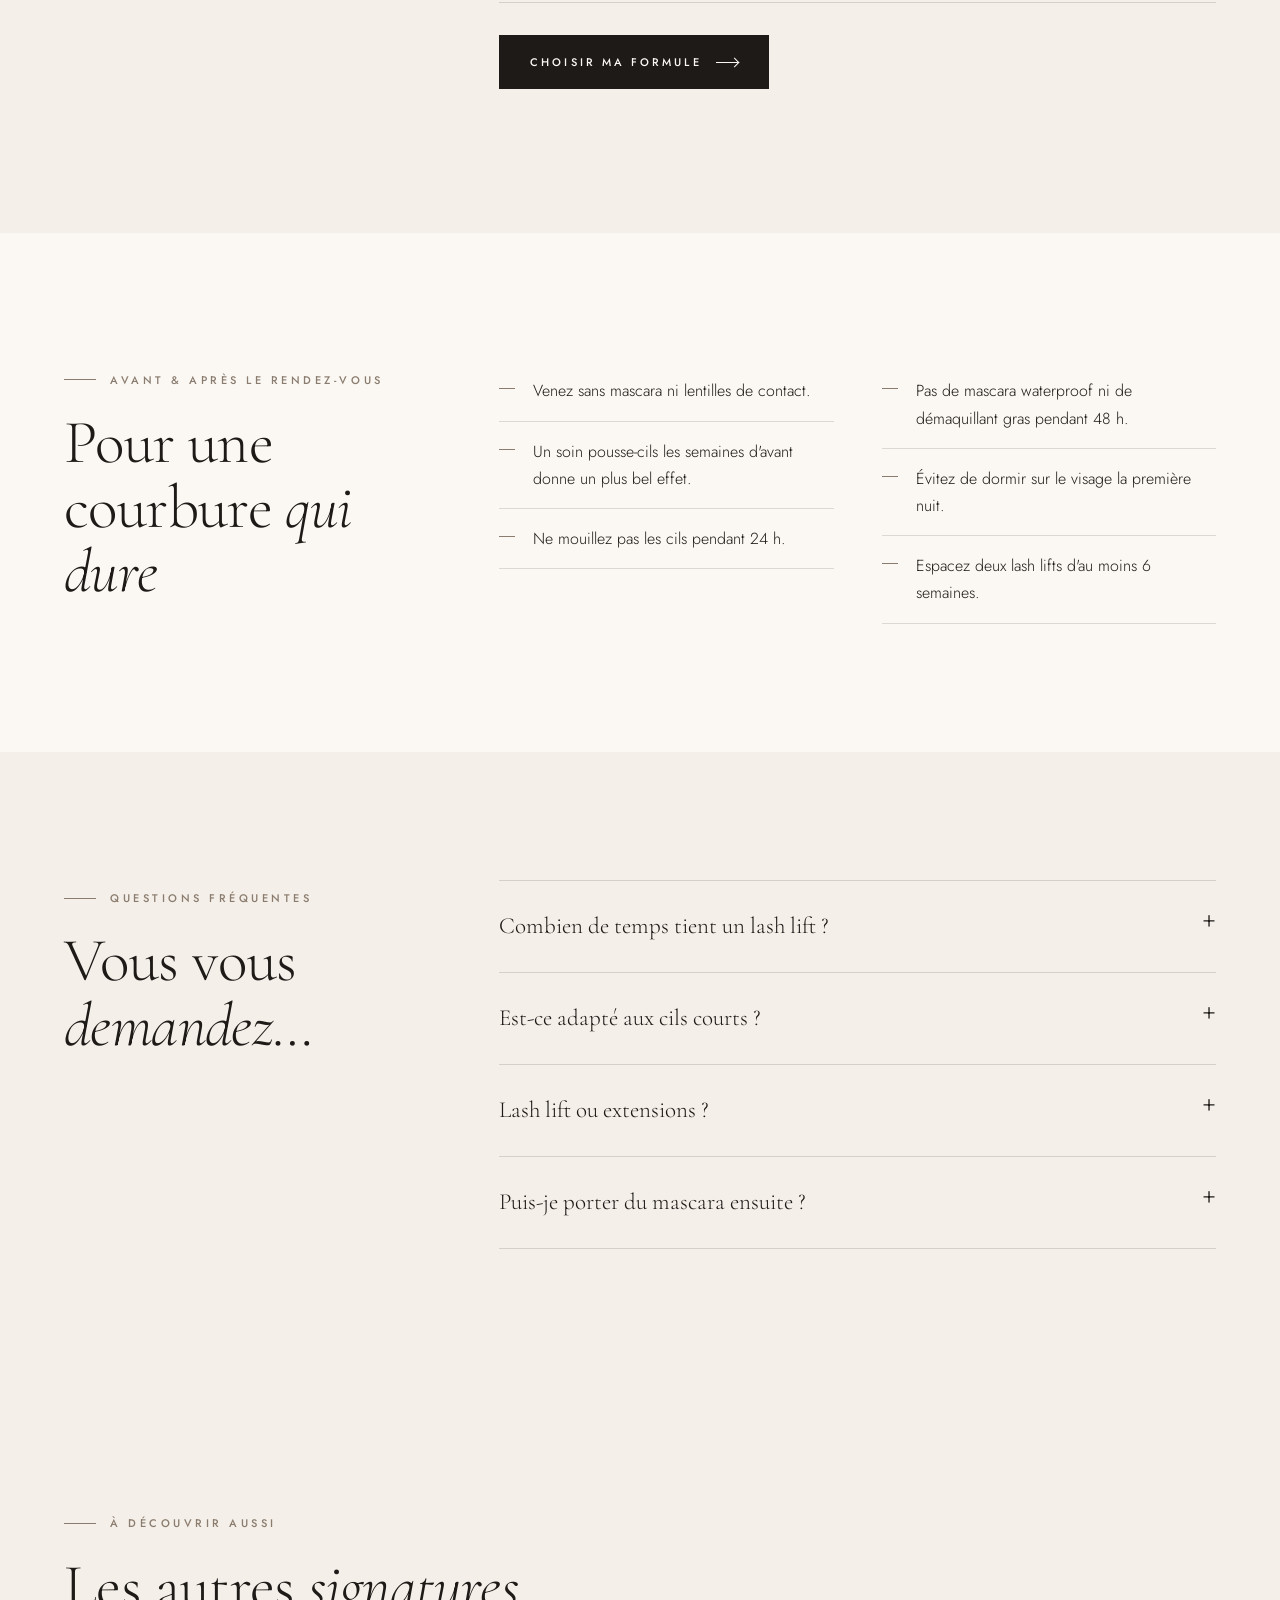
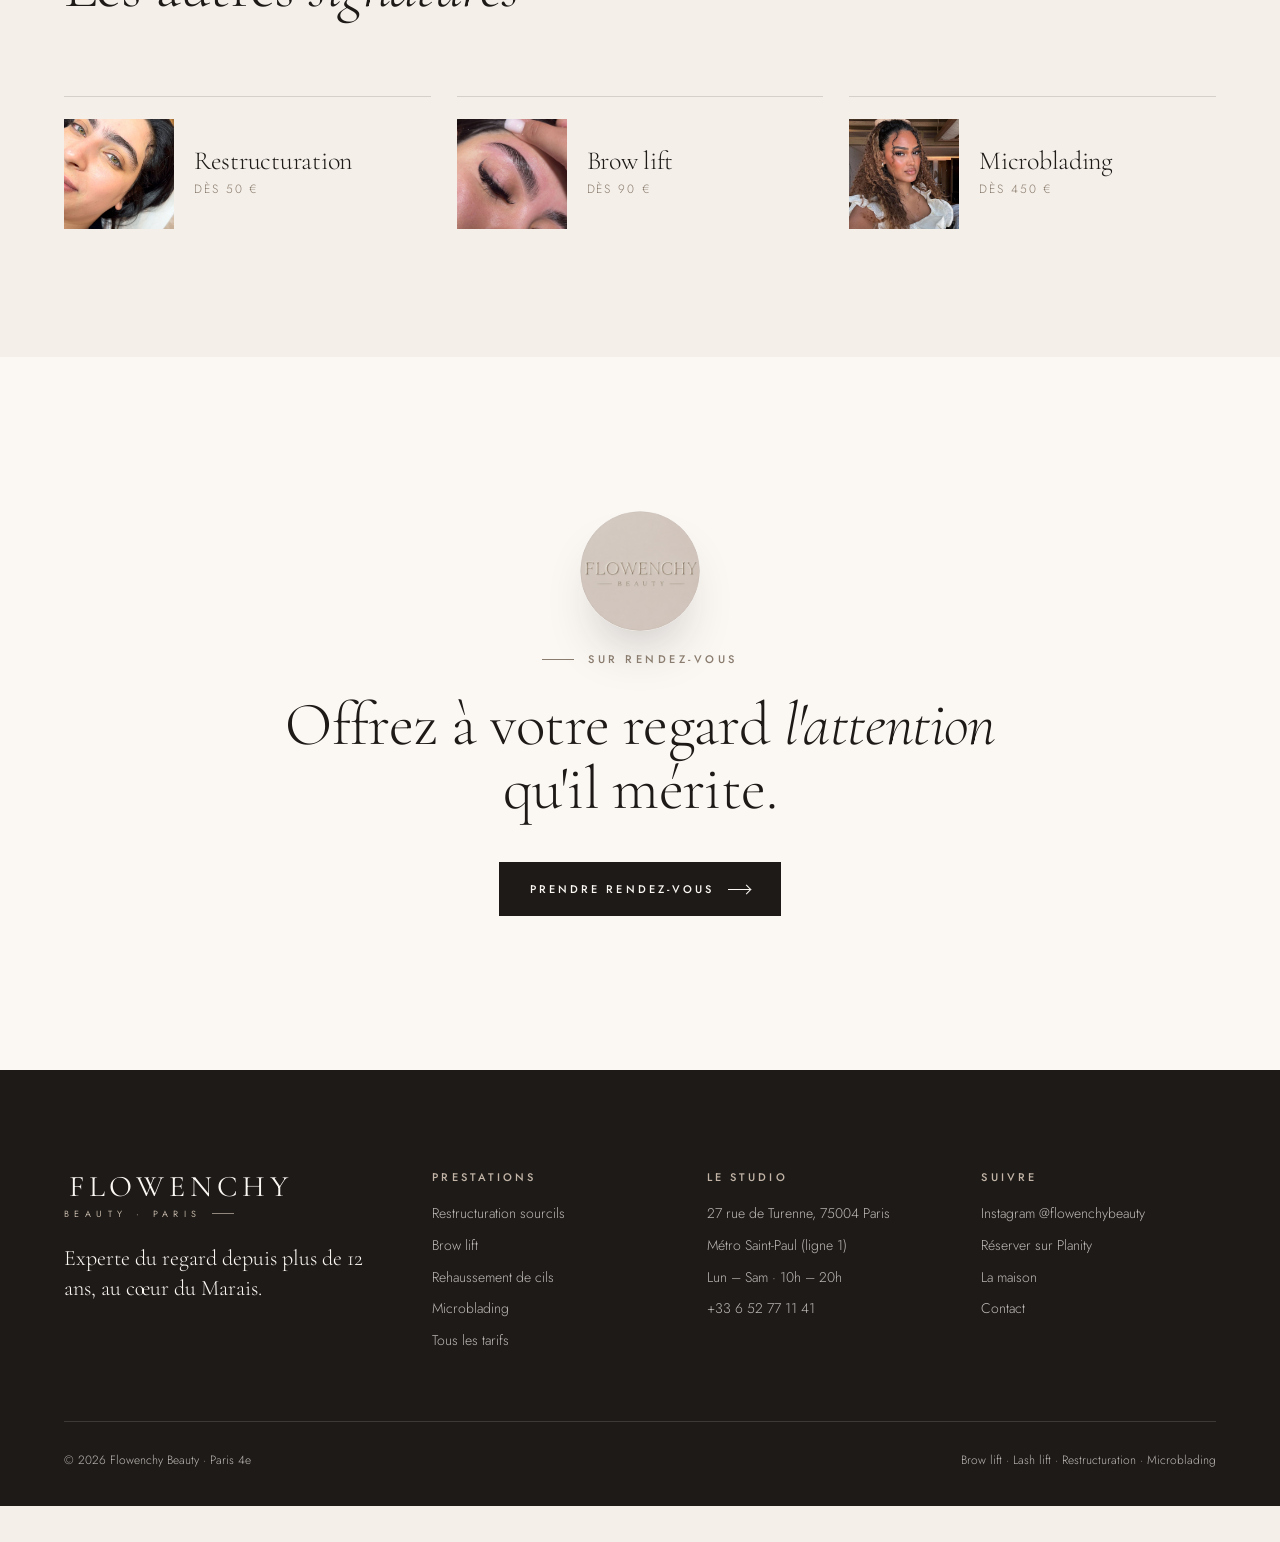
<file: rehaussement-cils.html>
<!doctype html>
<html lang="fr">
<head>
<meta charset="utf-8">
<meta name="viewport" content="width=device-width, initial-scale=1">
<meta name="robots" content="noindex, nofollow, noarchive">
<title>Lash lift (rehaussement de cils) à Paris 4e · Flowenchy Beauty</title>
<meta name="description" content="Rehaussement de cils dans le Marais : une courbure naturelle et une teinture pour un regard ouvert, sans mascara. 90 €. Forfaits lash lift + sourcils.">
<meta property="og:title" content="Lash lift (rehaussement de cils) à Paris 4e · Flowenchy Beauty">
<meta property="og:description" content="Rehaussement de cils dans le Marais : une courbure naturelle et une teinture pour un regard ouvert, sans mascara. 90 €. Forfaits lash lift + sourcils.">
<meta property="og:type" content="website">
<meta property="og:locale" content="fr_FR">
<meta property="og:image" content="assets/img/hero.jpg">
<meta name="theme-color" content="#f4efe9">
<link rel="icon" type="image/png" href="assets/img/favicon.png">
<link rel="preconnect" href="https://fonts.googleapis.com">
<link rel="preconnect" href="https://fonts.gstatic.com" crossorigin>
<link href="https://fonts.googleapis.com/css2?family=Cormorant+Garamond:ital,wght@0,300;0,400;0,500;1,300;1,400&family=Jost:wght@300;400;500&display=swap" rel="stylesheet">
<link rel="stylesheet" href="assets/style.css">

</head>
<body>
<div class="topbar"><span class="topbar__extra">Réservation en ligne 24h/24 · confirmation immédiate — </span><a href="https://www.planity.com/flowenchy-beauty-75004-paris" target="_blank" rel="noopener">Prendre rendez-vous</a></div>
<header class="header">
  <div class="wrap header__inner">
    <nav class="nav nav--left" aria-label="Prestations"><a href="restructuration-sourcils.html">Sourcils</a><a href="brow-lift.html">Brow lift</a><a href="rehaussement-cils.html" aria-current="page">Lash lift</a><a href="microblading.html">Microblading</a></nav>
    <a class="wordmark" href="index.html" aria-label="Flowenchy Beauty, accueil">
      <span class="wordmark__name">FLOWENCHY</span>
      <span class="wordmark__sub">BEAUTY</span>
    </a>
    <div class="header__right">
      <nav class="nav" aria-label="Infos"><a href="tarifs.html">Tarifs</a><a href="la-maison.html">La maison</a><a href="contact.html">Contact</a></nav>
      <a class="btn" href="https://www.planity.com/flowenchy-beauty-75004-paris" target="_blank" rel="noopener">Réserver <span class="arrow" aria-hidden="true"></span></a>
      <button class="burger" aria-label="Menu" aria-expanded="false"><span></span><span></span></button>
    </div>
  </div>
</header>
<nav class="mobile-menu" aria-label="Menu mobile">
  <a href="index.html">Accueil</a>
  <a href="restructuration-sourcils.html">Sourcils</a><a href="brow-lift.html">Brow lift</a><a href="rehaussement-cils.html">Lash lift</a><a href="microblading.html">Microblading</a><a href="tarifs.html">Tarifs</a><a href="la-maison.html">La maison</a><a href="contact.html">Contact</a>
  <a class="btn" href="https://www.planity.com/flowenchy-beauty-75004-paris" target="_blank" rel="noopener">Réserver sur Planity <span class="arrow" aria-hidden="true"></span></a>
  <p class="mobile-menu__meta">27 rue de Turenne, 75004 Paris<br>Lun – Sam · 10h – 20h</p>
</nav>

<main>

<section class="page-hero">
  <div class="wrap page-hero__grid">
    <div>
      <p class="crumbs"><a href="index.html">Accueil</a> / Lash lift</p>
      <span class="eyebrow">Cils · Effet naturel</span>
      <h1>Lash <em>lift</em></h1>
      <p class="lead">Le rehaussement de cils donne à vos cils naturels une courbure parfaite. Associé à une teinture, il intensifie le regard comme un mascara, sans en porter.</p>
      <div class="facts"><div><span>Durée</span><strong>50 min</strong></div><div><span>Prix</span><strong>90 €</strong></div><div><span>Teinture</span><strong>+ 25 €</strong></div></div>
      <div style="display:flex;gap:14px;flex-wrap:wrap"><a class="btn" href="https://www.planity.com/flowenchy-beauty-75004-paris" target="_blank" rel="noopener">Réserver <span class="arrow" aria-hidden="true"></span></a><a class="btn btn--ghost" href="tarifs.html">Voir les tarifs</a></div>
    </div>
    <div class="page-hero__img"><img src="assets/img/lashlift.jpg" alt="Cils recourbés après lash lift" fetchpriority="high"></div>
  </div>
</section>

<section class="section section--paper">
  <div class="wrap two-col">
    <div><span class="eyebrow reveal">La prestation</span><h2 class="reveal">Adieu le <em>recourbe-cils</em>.</h2></div>
    <div class="reveal"><p class="lead">Les cils sont relevés dès la racine pour ouvrir l'œil et allonger visuellement le regard. Le résultat est naturel, lumineux, et vous oubliez le recourbe-cils pendant environ un mois. Idéal avant les vacances ou un événement.</p></div>
  </div>
  <div class="wrap" style="margin-top:clamp(56px,7vw,96px)"><div class="steps"><div class="step reveal"><h3>Préparation</h3><p>Nettoyage des cils et choix du bigoudi adapté à leur longueur.</p></div><div class="step reveal"><h3>Rehaussement</h3><p>Les cils sont posés sur le bigoudi et relevés à la racine.</p></div><div class="step reveal"><h3>Fixation</h3><p>La courbure est fixée, en douceur, pour un effet naturel.</p></div><div class="step reveal"><h3>Teinture</h3><p>En option, pour un effet mascara et plus de profondeur.</p></div></div></div>
</section>

<section class="section section--ink">
  <div class="wrap">
    <div class="section__head"><div><span class="eyebrow">Avant · Après</span><h2>Le résultat, <em>sans filtre</em></h2></div>
    <p class="lead">Des clientes du studio, photographiées juste après leur rendez-vous.</p></div>
    <div class="ba-grid"><figure class="reveal"><img src="assets/img/ba-lashlift.jpg" alt="Avant et après lash lift" loading="lazy"><figcaption>Lash lift + teinture</figcaption></figure><figure class="reveal"><img src="assets/img/lashlift-2.jpg" alt="Cliente après lash lift" loading="lazy"><figcaption>Regard ouvert</figcaption></figure><figure class="reveal"><img src="assets/img/lashlift-3.jpg" alt="Cliente après lash lift" loading="lazy"><figcaption>Effet naturel</figcaption></figure><figure class="reveal"><img src="assets/img/lashlift.jpg" alt="Cils recourbés en gros plan" loading="lazy"><figcaption>Courbure parfaite</figcaption></figure></div>
  </div>
</section>

<section class="section">
  <div class="wrap two-col">
    <div><span class="eyebrow reveal">Tarifs</span><h2 class="reveal">Les <em>formules</em></h2>
      <p class="reveal" style="margin-top:24px;color:var(--ink-soft)">Prix TTC. Réservation et paiement sur place, via Planity.</p></div>
    <div class="reveal"><div class="price-list"><div class="price-row"><div><h4>Lash lift</h4><p>Courbure parfaite et naturelle des cils pour un regard intensifié et lumineux.</p></div><span class="dur">50 min</span><span class="eur">90 €</span></div><div class="price-row"><div><h4>Teinture des cils</h4><p>Intensité et profondeur, effet mascara naturel.</p></div><span class="dur">10 min</span><span class="eur">25 €</span></div><div class="price-row"><div><h4>Cils sublimes · Lash lift + restructuration<span class="badge">Le plus choisi</span></h4><p>Courbure des cils et restructuration des sourcils associées.</p></div><span class="dur">1 h</span><span class="eur">120 €</span></div><div class="price-row"><div><h4>Regard parfait · Lash lift + brow lift</h4></div><span class="dur">50 min</span><span class="eur">159 €</span></div><div class="price-row"><div><h4>Duo cils · 2 lash lifts</h4><p>Un rehaussement à deux, pour un regard sublimé en duo.</p></div><span class="dur">1 h 20</span><span class="eur">149 €</span></div></div><p style="margin-top:32px"><a class="btn" href="https://www.planity.com/flowenchy-beauty-75004-paris" target="_blank" rel="noopener">Choisir ma formule <span class="arrow" aria-hidden="true"></span></a></p></div>
  </div>
</section>

<section class="section section--paper">
  <div class="wrap two-col">
    <div><span class="eyebrow reveal">Avant &amp; après le rendez-vous</span><h2 class="reveal">Pour une courbure <em>qui dure</em></h2></div>
    <div class="reveal"><ul class="checklist"><li>Venez sans mascara ni lentilles de contact.</li><li>Un soin pousse-cils les semaines d'avant donne un plus bel effet.</li><li>Ne mouillez pas les cils pendant 24 h.</li><li>Pas de mascara waterproof ni de démaquillant gras pendant 48 h.</li><li>Évitez de dormir sur le visage la première nuit.</li><li>Espacez deux lash lifts d'au moins 6 semaines.</li></ul></div>
  </div>
</section>

<section class="section">
  <div class="wrap two-col">
    <div><span class="eyebrow reveal">Questions fréquentes</span><h2 class="reveal">Vous vous <em>demandez</em>…</h2></div>
    <div class="reveal"><div class="faq"><details><summary>Combien de temps tient un lash lift ?</summary><p>Environ un mois, au rythme du renouvellement naturel de vos cils.</p></details><details><summary>Est-ce adapté aux cils courts ?</summary><p>Oui. Le bigoudi est choisi selon la longueur de vos cils, et la teinture leur donne plus de présence.</p></details><details><summary>Lash lift ou extensions ?</summary><p>Le lash lift travaille vos propres cils : pas d'entretien, pas de colle, un effet naturel. Les extensions ajoutent de la longueur artificielle.</p></details><details><summary>Puis-je porter du mascara ensuite ?</summary><p>Oui, après 48 h. Mais la plupart des clientes n'en ressentent plus le besoin.</p></details></div></div>
  </div>
</section>

<section class="section">
  <div class="wrap">
    <div class="section__head"><div><span class="eyebrow">À découvrir aussi</span><h2>Les autres <em>signatures</em></h2></div></div>
    <div class="others"><a class="other reveal" href="restructuration-sourcils.html"><img src="assets/img/restructuration.jpg" alt="Restructuration" loading="lazy"><div><h3>Restructuration</h3><span>dès 50 €</span></div></a><a class="other reveal" href="brow-lift.html"><img src="assets/img/browlift.jpg" alt="Brow lift" loading="lazy"><div><h3>Brow lift</h3><span>dès 90 €</span></div></a><a class="other reveal" href="microblading.html"><img src="assets/img/portrait-boucles.jpg" alt="Microblading" loading="lazy"><div><h3>Microblading</h3><span>dès 450 €</span></div></a></div>
  </div>
</section>

<section class="section--paper cta">
  <div class="wrap">
    <img class="cta__medal reveal" src="assets/img/logo-medaillon.png" alt="Flowenchy Beauty" width="120" height="120">
    <span class="eyebrow reveal">Sur rendez-vous</span>
    <h2 class="reveal">Offrez à votre regard <em>l'attention</em> qu'il mérite.</h2>
    <div class="reveal"><a class="btn" href="https://www.planity.com/flowenchy-beauty-75004-paris" target="_blank" rel="noopener">Prendre rendez-vous <span class="arrow" aria-hidden="true"></span></a></div>
  </div>
</section>

</main>

<footer class="footer">
  <div class="wrap">
    <div class="footer__top">
      <div>
        <a class="wordmark" href="index.html"><span class="wordmark__name">FLOWENCHY</span><span class="wordmark__sub">BEAUTY · PARIS</span></a>
        <p class="footer__tag">Experte du regard depuis plus de 12 ans, au cœur du Marais.</p>
      </div>
      <div>
        <h4>Prestations</h4>
        <ul><li><a href="restructuration-sourcils.html">Restructuration sourcils</a></li><li><a href="brow-lift.html">Brow lift</a></li><li><a href="rehaussement-cils.html">Rehaussement de cils</a></li><li><a href="microblading.html">Microblading</a></li><li><a href="tarifs.html">Tous les tarifs</a></li></ul>
      </div>
      <div>
        <h4>Le studio</h4>
        <ul>
          <li><a href="https://www.google.com/maps/search/?api=1&query=Flowenchy+Beauty+27+Rue+de+Turenne+75004+Paris" target="_blank" rel="noopener">27 rue de Turenne, 75004 Paris</a></li>
          <li>Métro Saint-Paul (ligne 1)</li>
          <li>Lun – Sam · 10h – 20h</li>
          <li><a href="tel:+33652771141">+33 6 52 77 11 41</a></li>
        </ul>
      </div>
      <div>
        <h4>Suivre</h4>
        <ul>
          <li><a href="https://www.instagram.com/flowenchybeauty/" target="_blank" rel="noopener">Instagram @flowenchybeauty</a></li>
          <li><a href="https://www.planity.com/flowenchy-beauty-75004-paris" target="_blank" rel="noopener">Réserver sur Planity</a></li>
          <li><a href="la-maison.html">La maison</a></li>
          <li><a href="contact.html">Contact</a></li>
        </ul>
      </div>
    </div>
    <div class="footer__bottom">
      <span>© 2026 Flowenchy Beauty · Paris 4e</span>
      <span>Brow lift · Lash lift · Restructuration · Microblading</span>
    </div>
  </div>
</footer>
<div class="sticky-book"><a class="btn" href="https://www.planity.com/flowenchy-beauty-75004-paris" target="_blank" rel="noopener">Réserver <span class="arrow" aria-hidden="true"></span></a></div>
<div class="sc-preview" role="note">Aperçu <a href="https://showcasecreativehouse.com" target="_blank" rel="noopener">SHOWCASE</a> · pas encore en ligne</div>
<script src="assets/main.js" defer></script>
</body>
</html>
</file>
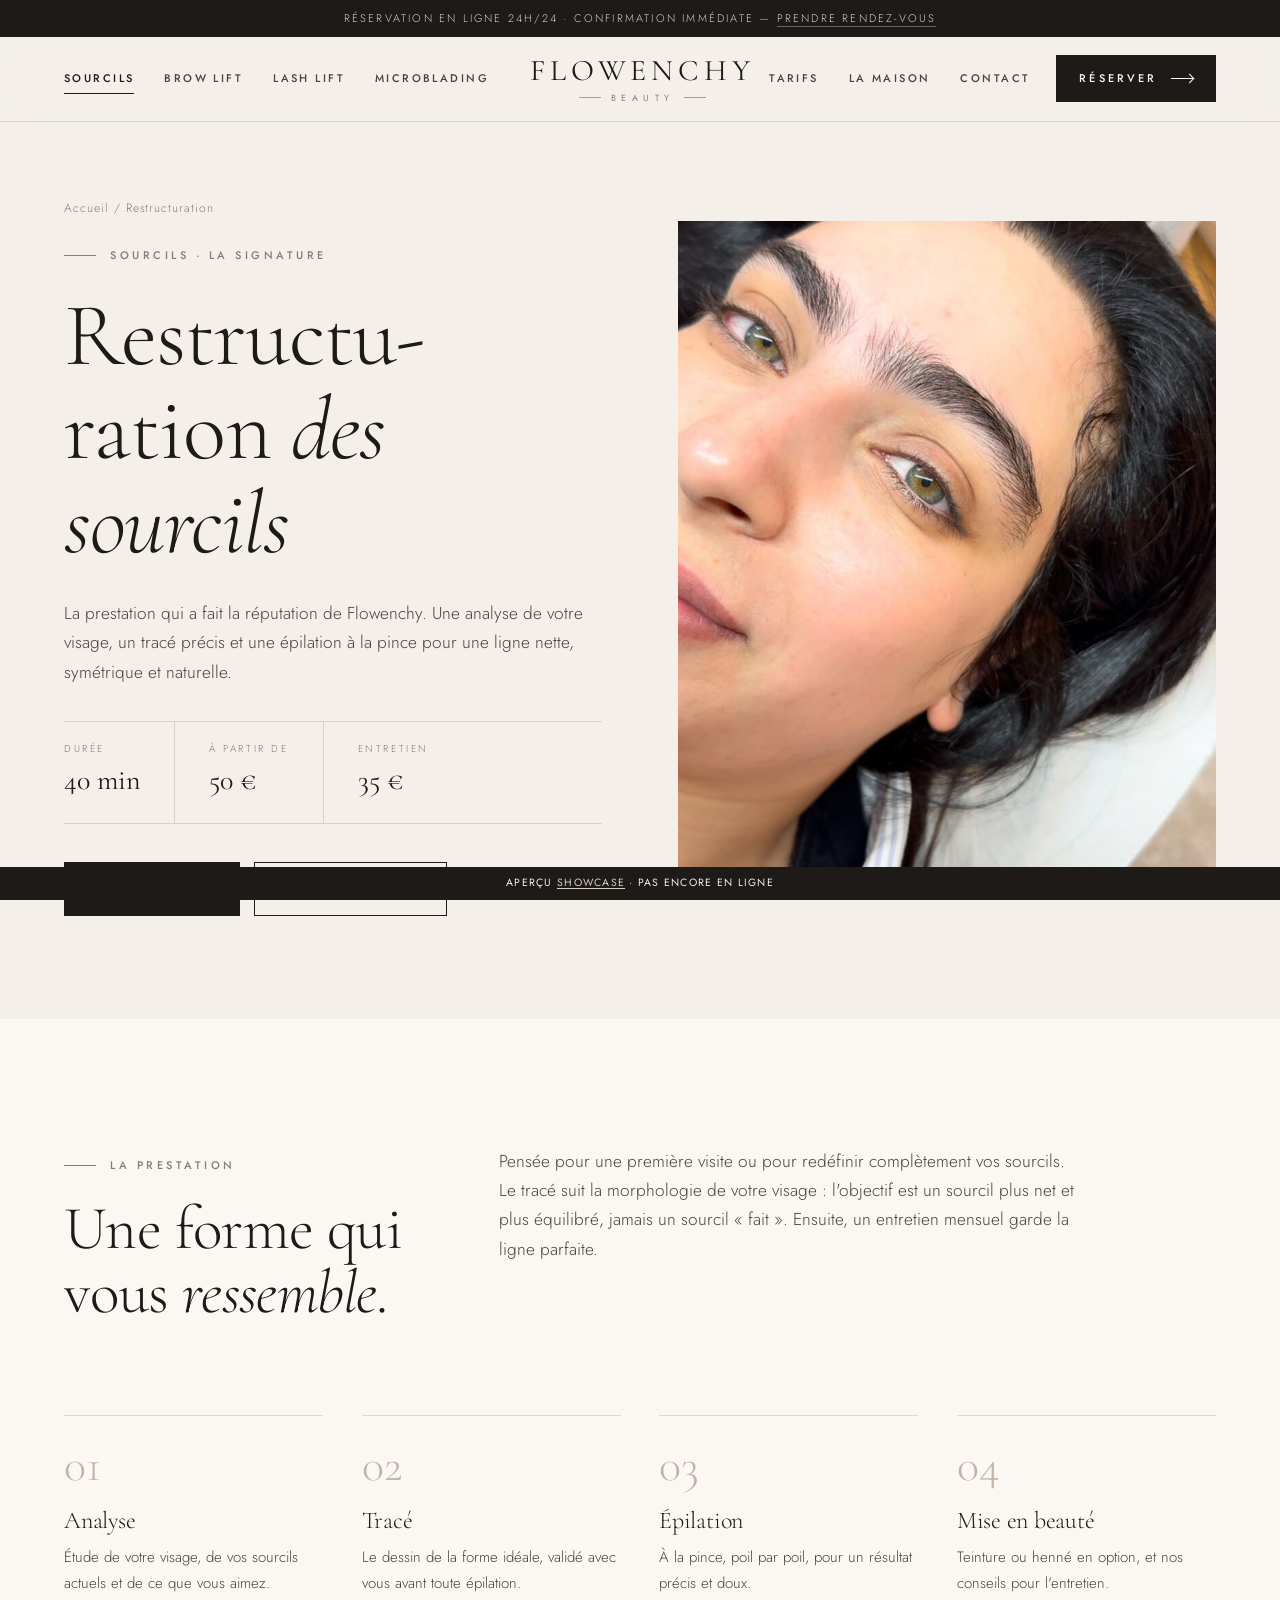
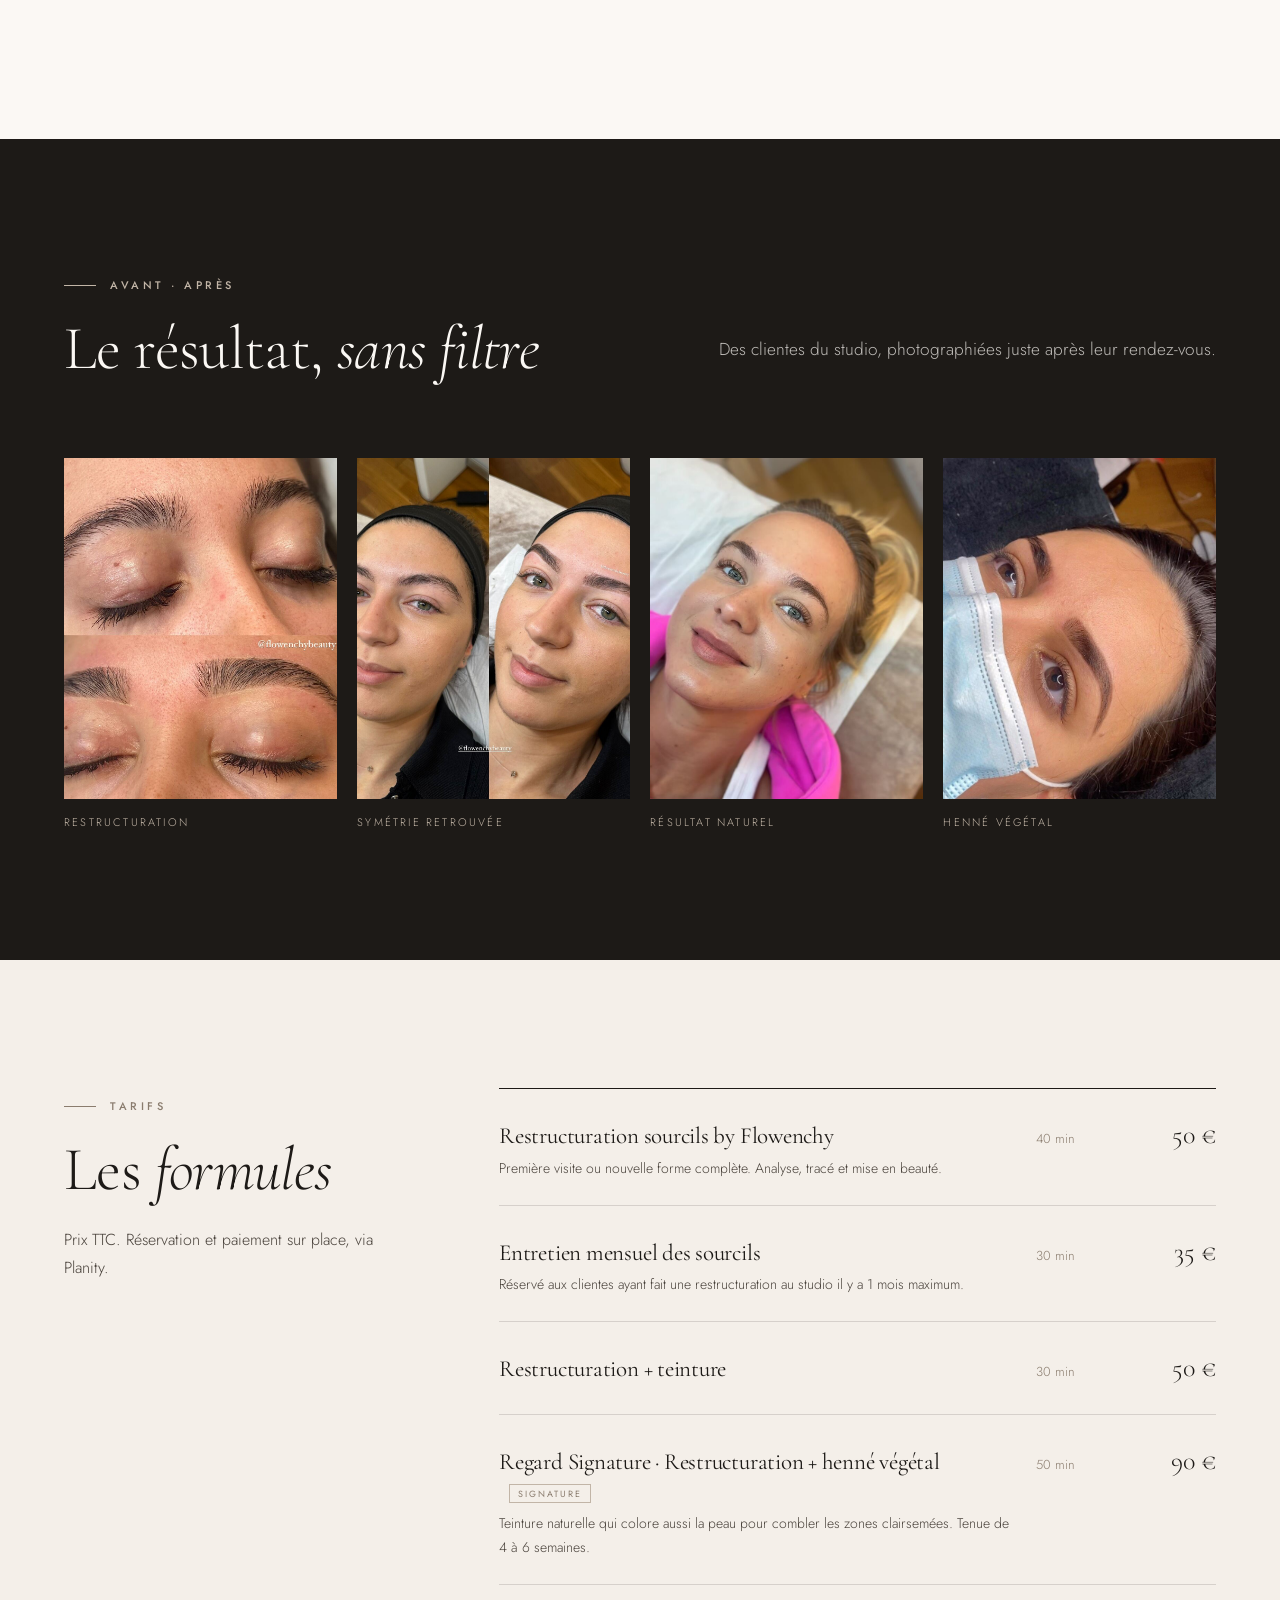
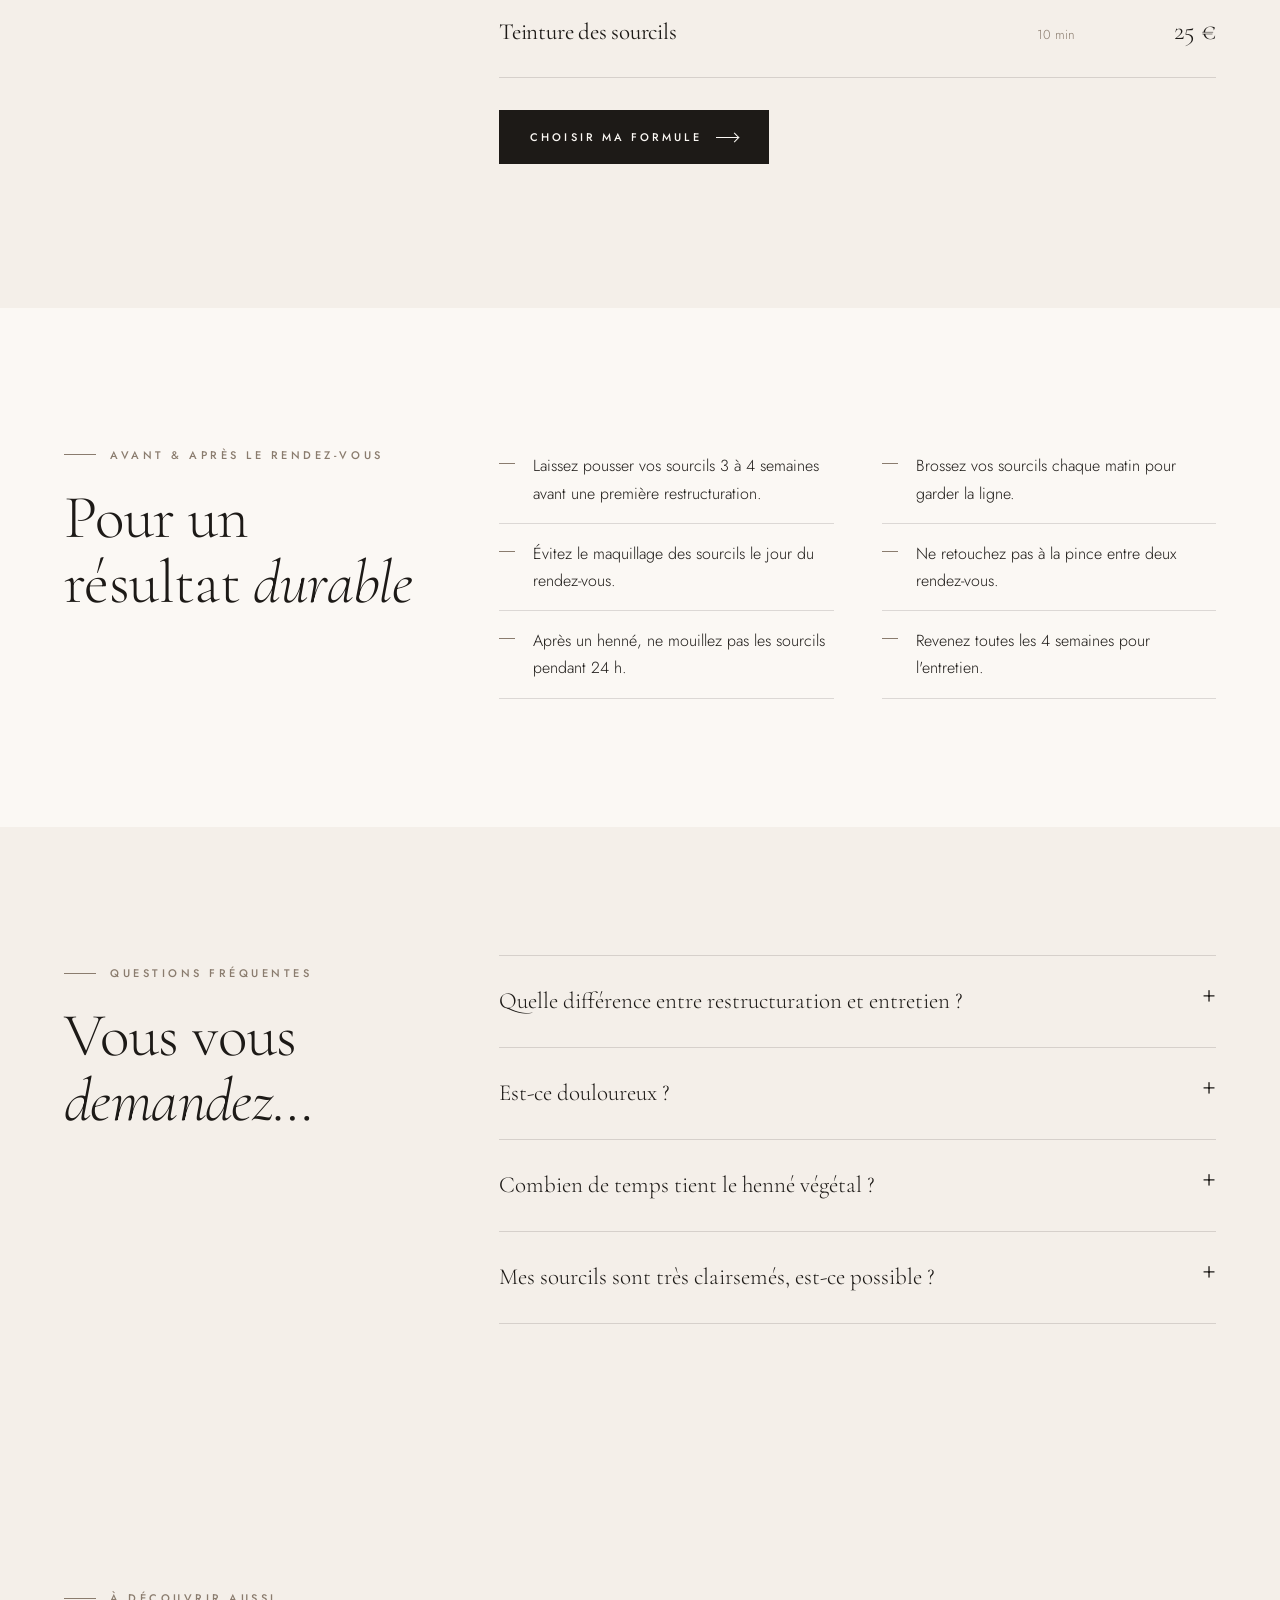
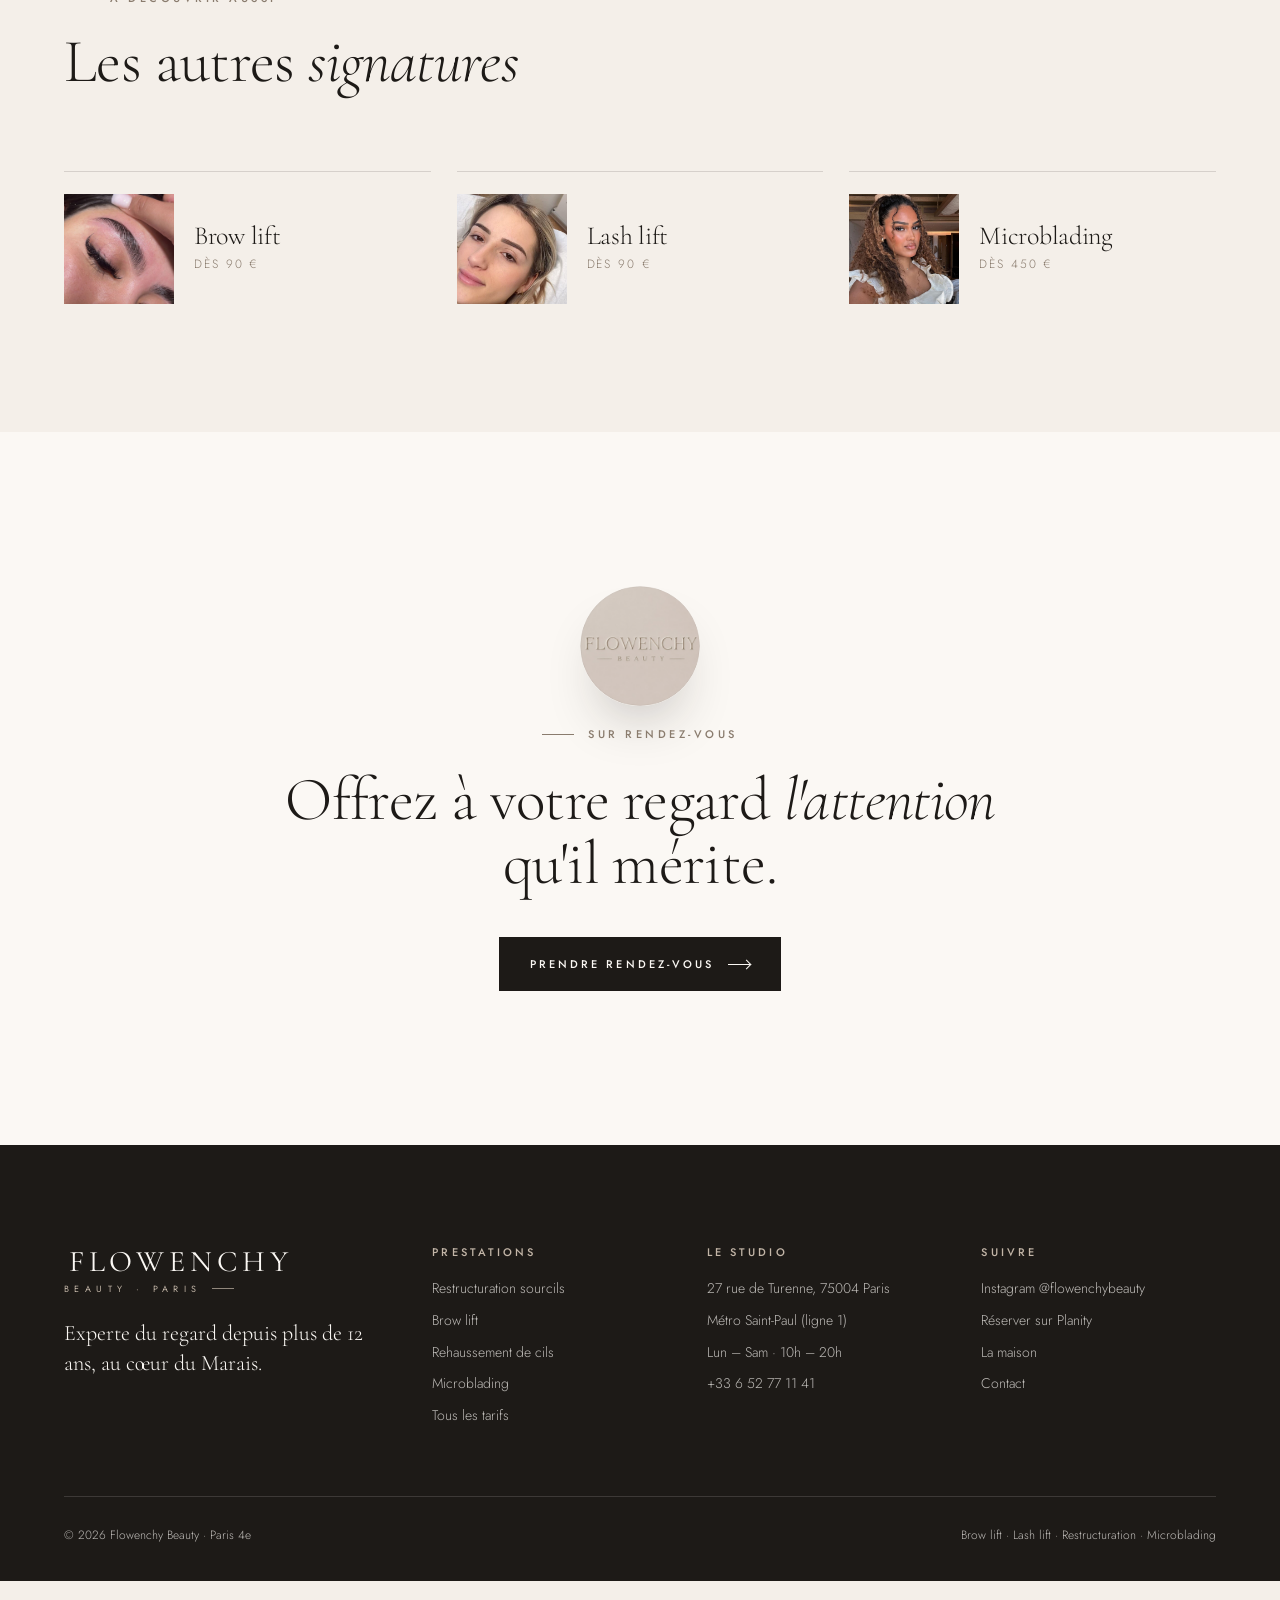
<file: restructuration-sourcils.html>
<!doctype html>
<html lang="fr">
<head>
<meta charset="utf-8">
<meta name="viewport" content="width=device-width, initial-scale=1">
<meta name="robots" content="noindex, nofollow, noarchive">
<title>Restructuration des sourcils à Paris 4e · Flowenchy Beauty</title>
<meta name="description" content="Restructuration des sourcils sur-mesure dans le Marais : analyse du visage, tracé précis, épilation à la pince. Dès 50 €. Henné végétal et teinture disponibles.">
<meta property="og:title" content="Restructuration des sourcils à Paris 4e · Flowenchy Beauty">
<meta property="og:description" content="Restructuration des sourcils sur-mesure dans le Marais : analyse du visage, tracé précis, épilation à la pince. Dès 50 €. Henné végétal et teinture disponibles.">
<meta property="og:type" content="website">
<meta property="og:locale" content="fr_FR">
<meta property="og:image" content="assets/img/hero.jpg">
<meta name="theme-color" content="#f4efe9">
<link rel="icon" type="image/png" href="assets/img/favicon.png">
<link rel="preconnect" href="https://fonts.googleapis.com">
<link rel="preconnect" href="https://fonts.gstatic.com" crossorigin>
<link href="https://fonts.googleapis.com/css2?family=Cormorant+Garamond:ital,wght@0,300;0,400;0,500;1,300;1,400&family=Jost:wght@300;400;500&display=swap" rel="stylesheet">
<link rel="stylesheet" href="assets/style.css">

</head>
<body>
<div class="topbar"><span class="topbar__extra">Réservation en ligne 24h/24 · confirmation immédiate — </span><a href="https://www.planity.com/flowenchy-beauty-75004-paris" target="_blank" rel="noopener">Prendre rendez-vous</a></div>
<header class="header">
  <div class="wrap header__inner">
    <nav class="nav nav--left" aria-label="Prestations"><a href="restructuration-sourcils.html" aria-current="page">Sourcils</a><a href="brow-lift.html">Brow lift</a><a href="rehaussement-cils.html">Lash lift</a><a href="microblading.html">Microblading</a></nav>
    <a class="wordmark" href="index.html" aria-label="Flowenchy Beauty, accueil">
      <span class="wordmark__name">FLOWENCHY</span>
      <span class="wordmark__sub">BEAUTY</span>
    </a>
    <div class="header__right">
      <nav class="nav" aria-label="Infos"><a href="tarifs.html">Tarifs</a><a href="la-maison.html">La maison</a><a href="contact.html">Contact</a></nav>
      <a class="btn" href="https://www.planity.com/flowenchy-beauty-75004-paris" target="_blank" rel="noopener">Réserver <span class="arrow" aria-hidden="true"></span></a>
      <button class="burger" aria-label="Menu" aria-expanded="false"><span></span><span></span></button>
    </div>
  </div>
</header>
<nav class="mobile-menu" aria-label="Menu mobile">
  <a href="index.html">Accueil</a>
  <a href="restructuration-sourcils.html">Sourcils</a><a href="brow-lift.html">Brow lift</a><a href="rehaussement-cils.html">Lash lift</a><a href="microblading.html">Microblading</a><a href="tarifs.html">Tarifs</a><a href="la-maison.html">La maison</a><a href="contact.html">Contact</a>
  <a class="btn" href="https://www.planity.com/flowenchy-beauty-75004-paris" target="_blank" rel="noopener">Réserver sur Planity <span class="arrow" aria-hidden="true"></span></a>
  <p class="mobile-menu__meta">27 rue de Turenne, 75004 Paris<br>Lun – Sam · 10h – 20h</p>
</nav>

<main>

<section class="page-hero">
  <div class="wrap page-hero__grid">
    <div>
      <p class="crumbs"><a href="index.html">Accueil</a> / Restructuration</p>
      <span class="eyebrow">Sourcils · La signature</span>
      <h1>Restructu&shy;ration <em>des sourcils</em></h1>
      <p class="lead">La prestation qui a fait la réputation de Flowenchy. Une analyse de votre visage, un tracé précis et une épilation à la pince pour une ligne nette, symétrique et naturelle.</p>
      <div class="facts"><div><span>Durée</span><strong>40 min</strong></div><div><span>À partir de</span><strong>50 €</strong></div><div><span>Entretien</span><strong>35 €</strong></div></div>
      <div style="display:flex;gap:14px;flex-wrap:wrap"><a class="btn" href="https://www.planity.com/flowenchy-beauty-75004-paris" target="_blank" rel="noopener">Réserver <span class="arrow" aria-hidden="true"></span></a><a class="btn btn--ghost" href="tarifs.html">Voir les tarifs</a></div>
    </div>
    <div class="page-hero__img"><img src="assets/img/restructuration.jpg" alt="Sourcils restructurés chez Flowenchy Beauty" fetchpriority="high"></div>
  </div>
</section>

<section class="section section--paper">
  <div class="wrap two-col">
    <div><span class="eyebrow reveal">La prestation</span><h2 class="reveal">Une forme qui vous <em>ressemble</em>.</h2></div>
    <div class="reveal"><p class="lead">Pensée pour une première visite ou pour redéfinir complètement vos sourcils. Le tracé suit la morphologie de votre visage : l'objectif est un sourcil plus net et plus équilibré, jamais un sourcil « fait ». Ensuite, un entretien mensuel garde la ligne parfaite.</p></div>
  </div>
  <div class="wrap" style="margin-top:clamp(56px,7vw,96px)"><div class="steps"><div class="step reveal"><h3>Analyse</h3><p>Étude de votre visage, de vos sourcils actuels et de ce que vous aimez.</p></div><div class="step reveal"><h3>Tracé</h3><p>Le dessin de la forme idéale, validé avec vous avant toute épilation.</p></div><div class="step reveal"><h3>Épilation</h3><p>À la pince, poil par poil, pour un résultat précis et doux.</p></div><div class="step reveal"><h3>Mise en beauté</h3><p>Teinture ou henné en option, et nos conseils pour l'entretien.</p></div></div></div>
</section>

<section class="section section--ink">
  <div class="wrap">
    <div class="section__head"><div><span class="eyebrow">Avant · Après</span><h2>Le résultat, <em>sans filtre</em></h2></div>
    <p class="lead">Des clientes du studio, photographiées juste après leur rendez-vous.</p></div>
    <div class="ba-grid"><figure class="reveal"><img src="assets/img/ba-restructuration.jpg" alt="Avant et après restructuration" loading="lazy"><figcaption>Restructuration</figcaption></figure><figure class="reveal"><img src="assets/img/ba-restructuration-2.jpg" alt="Avant et après restructuration" loading="lazy"><figcaption>Symétrie retrouvée</figcaption></figure><figure class="reveal"><img src="assets/img/restructuration-2.jpg" alt="Cliente après restructuration" loading="lazy"><figcaption>Résultat naturel</figcaption></figure><figure class="reveal"><img src="assets/img/henne.jpg" alt="Sourcils au henné végétal" loading="lazy"><figcaption>Henné végétal</figcaption></figure></div>
  </div>
</section>

<section class="section">
  <div class="wrap two-col">
    <div><span class="eyebrow reveal">Tarifs</span><h2 class="reveal">Les <em>formules</em></h2>
      <p class="reveal" style="margin-top:24px;color:var(--ink-soft)">Prix TTC. Réservation et paiement sur place, via Planity.</p></div>
    <div class="reveal"><div class="price-list"><div class="price-row"><div><h4>Restructuration sourcils by Flowenchy</h4><p>Première visite ou nouvelle forme complète. Analyse, tracé et mise en beauté.</p></div><span class="dur">40 min</span><span class="eur">50 €</span></div><div class="price-row"><div><h4>Entretien mensuel des sourcils</h4><p>Réservé aux clientes ayant fait une restructuration au studio il y a 1 mois maximum.</p></div><span class="dur">30 min</span><span class="eur">35 €</span></div><div class="price-row"><div><h4>Restructuration + teinture</h4></div><span class="dur">30 min</span><span class="eur">50 €</span></div><div class="price-row"><div><h4>Regard Signature · Restructuration + henné végétal<span class="badge">Signature</span></h4><p>Teinture naturelle qui colore aussi la peau pour combler les zones clairsemées. Tenue de 4 à 6 semaines.</p></div><span class="dur">50 min</span><span class="eur">90 €</span></div><div class="price-row"><div><h4>Teinture des sourcils</h4></div><span class="dur">10 min</span><span class="eur">25 €</span></div></div><p style="margin-top:32px"><a class="btn" href="https://www.planity.com/flowenchy-beauty-75004-paris" target="_blank" rel="noopener">Choisir ma formule <span class="arrow" aria-hidden="true"></span></a></p></div>
  </div>
</section>

<section class="section section--paper">
  <div class="wrap two-col">
    <div><span class="eyebrow reveal">Avant &amp; après le rendez-vous</span><h2 class="reveal">Pour un résultat <em>durable</em></h2></div>
    <div class="reveal"><ul class="checklist"><li>Laissez pousser vos sourcils 3 à 4 semaines avant une première restructuration.</li><li>Évitez le maquillage des sourcils le jour du rendez-vous.</li><li>Après un henné, ne mouillez pas les sourcils pendant 24 h.</li><li>Brossez vos sourcils chaque matin pour garder la ligne.</li><li>Ne retouchez pas à la pince entre deux rendez-vous.</li><li>Revenez toutes les 4 semaines pour l'entretien.</li></ul></div>
  </div>
</section>

<section class="section">
  <div class="wrap two-col">
    <div><span class="eyebrow reveal">Questions fréquentes</span><h2 class="reveal">Vous vous <em>demandez</em>…</h2></div>
    <div class="reveal"><div class="faq"><details><summary>Quelle différence entre restructuration et entretien ?</summary><p>La restructuration crée ou redéfinit entièrement la forme. L'entretien, un mois plus tard maximum, garde cette forme intacte en retirant seulement la repousse.</p></details><details><summary>Est-ce douloureux ?</summary><p>L'épilation à la pince reste très supportable. Elle est plus précise que la cire et plus douce pour la peau du visage.</p></details><details><summary>Combien de temps tient le henné végétal ?</summary><p>De 4 à 6 semaines sur les poils selon votre type de peau et vos habitudes de soin. Sur la peau, la coloration s'estompe plus vite.</p></details><details><summary>Mes sourcils sont très clairsemés, est-ce possible ?</summary><p>Oui. Le henné comble visuellement les zones vides. Pour un effet durable, le microblading peut être une option : on en parle lors du rendez-vous.</p></details></div></div>
  </div>
</section>

<section class="section">
  <div class="wrap">
    <div class="section__head"><div><span class="eyebrow">À découvrir aussi</span><h2>Les autres <em>signatures</em></h2></div></div>
    <div class="others"><a class="other reveal" href="brow-lift.html"><img src="assets/img/browlift.jpg" alt="Brow lift" loading="lazy"><div><h3>Brow lift</h3><span>dès 90 €</span></div></a><a class="other reveal" href="rehaussement-cils.html"><img src="assets/img/lashlift-3.jpg" alt="Lash lift" loading="lazy"><div><h3>Lash lift</h3><span>dès 90 €</span></div></a><a class="other reveal" href="microblading.html"><img src="assets/img/portrait-boucles.jpg" alt="Microblading" loading="lazy"><div><h3>Microblading</h3><span>dès 450 €</span></div></a></div>
  </div>
</section>

<section class="section--paper cta">
  <div class="wrap">
    <img class="cta__medal reveal" src="assets/img/logo-medaillon.png" alt="Flowenchy Beauty" width="120" height="120">
    <span class="eyebrow reveal">Sur rendez-vous</span>
    <h2 class="reveal">Offrez à votre regard <em>l'attention</em> qu'il mérite.</h2>
    <div class="reveal"><a class="btn" href="https://www.planity.com/flowenchy-beauty-75004-paris" target="_blank" rel="noopener">Prendre rendez-vous <span class="arrow" aria-hidden="true"></span></a></div>
  </div>
</section>

</main>

<footer class="footer">
  <div class="wrap">
    <div class="footer__top">
      <div>
        <a class="wordmark" href="index.html"><span class="wordmark__name">FLOWENCHY</span><span class="wordmark__sub">BEAUTY · PARIS</span></a>
        <p class="footer__tag">Experte du regard depuis plus de 12 ans, au cœur du Marais.</p>
      </div>
      <div>
        <h4>Prestations</h4>
        <ul><li><a href="restructuration-sourcils.html">Restructuration sourcils</a></li><li><a href="brow-lift.html">Brow lift</a></li><li><a href="rehaussement-cils.html">Rehaussement de cils</a></li><li><a href="microblading.html">Microblading</a></li><li><a href="tarifs.html">Tous les tarifs</a></li></ul>
      </div>
      <div>
        <h4>Le studio</h4>
        <ul>
          <li><a href="https://www.google.com/maps/search/?api=1&query=Flowenchy+Beauty+27+Rue+de+Turenne+75004+Paris" target="_blank" rel="noopener">27 rue de Turenne, 75004 Paris</a></li>
          <li>Métro Saint-Paul (ligne 1)</li>
          <li>Lun – Sam · 10h – 20h</li>
          <li><a href="tel:+33652771141">+33 6 52 77 11 41</a></li>
        </ul>
      </div>
      <div>
        <h4>Suivre</h4>
        <ul>
          <li><a href="https://www.instagram.com/flowenchybeauty/" target="_blank" rel="noopener">Instagram @flowenchybeauty</a></li>
          <li><a href="https://www.planity.com/flowenchy-beauty-75004-paris" target="_blank" rel="noopener">Réserver sur Planity</a></li>
          <li><a href="la-maison.html">La maison</a></li>
          <li><a href="contact.html">Contact</a></li>
        </ul>
      </div>
    </div>
    <div class="footer__bottom">
      <span>© 2026 Flowenchy Beauty · Paris 4e</span>
      <span>Brow lift · Lash lift · Restructuration · Microblading</span>
    </div>
  </div>
</footer>
<div class="sticky-book"><a class="btn" href="https://www.planity.com/flowenchy-beauty-75004-paris" target="_blank" rel="noopener">Réserver <span class="arrow" aria-hidden="true"></span></a></div>
<div class="sc-preview" role="note">Aperçu <a href="https://showcasecreativehouse.com" target="_blank" rel="noopener">SHOWCASE</a> · pas encore en ligne</div>
<script src="assets/main.js" defer></script>
</body>
</html>
</file>
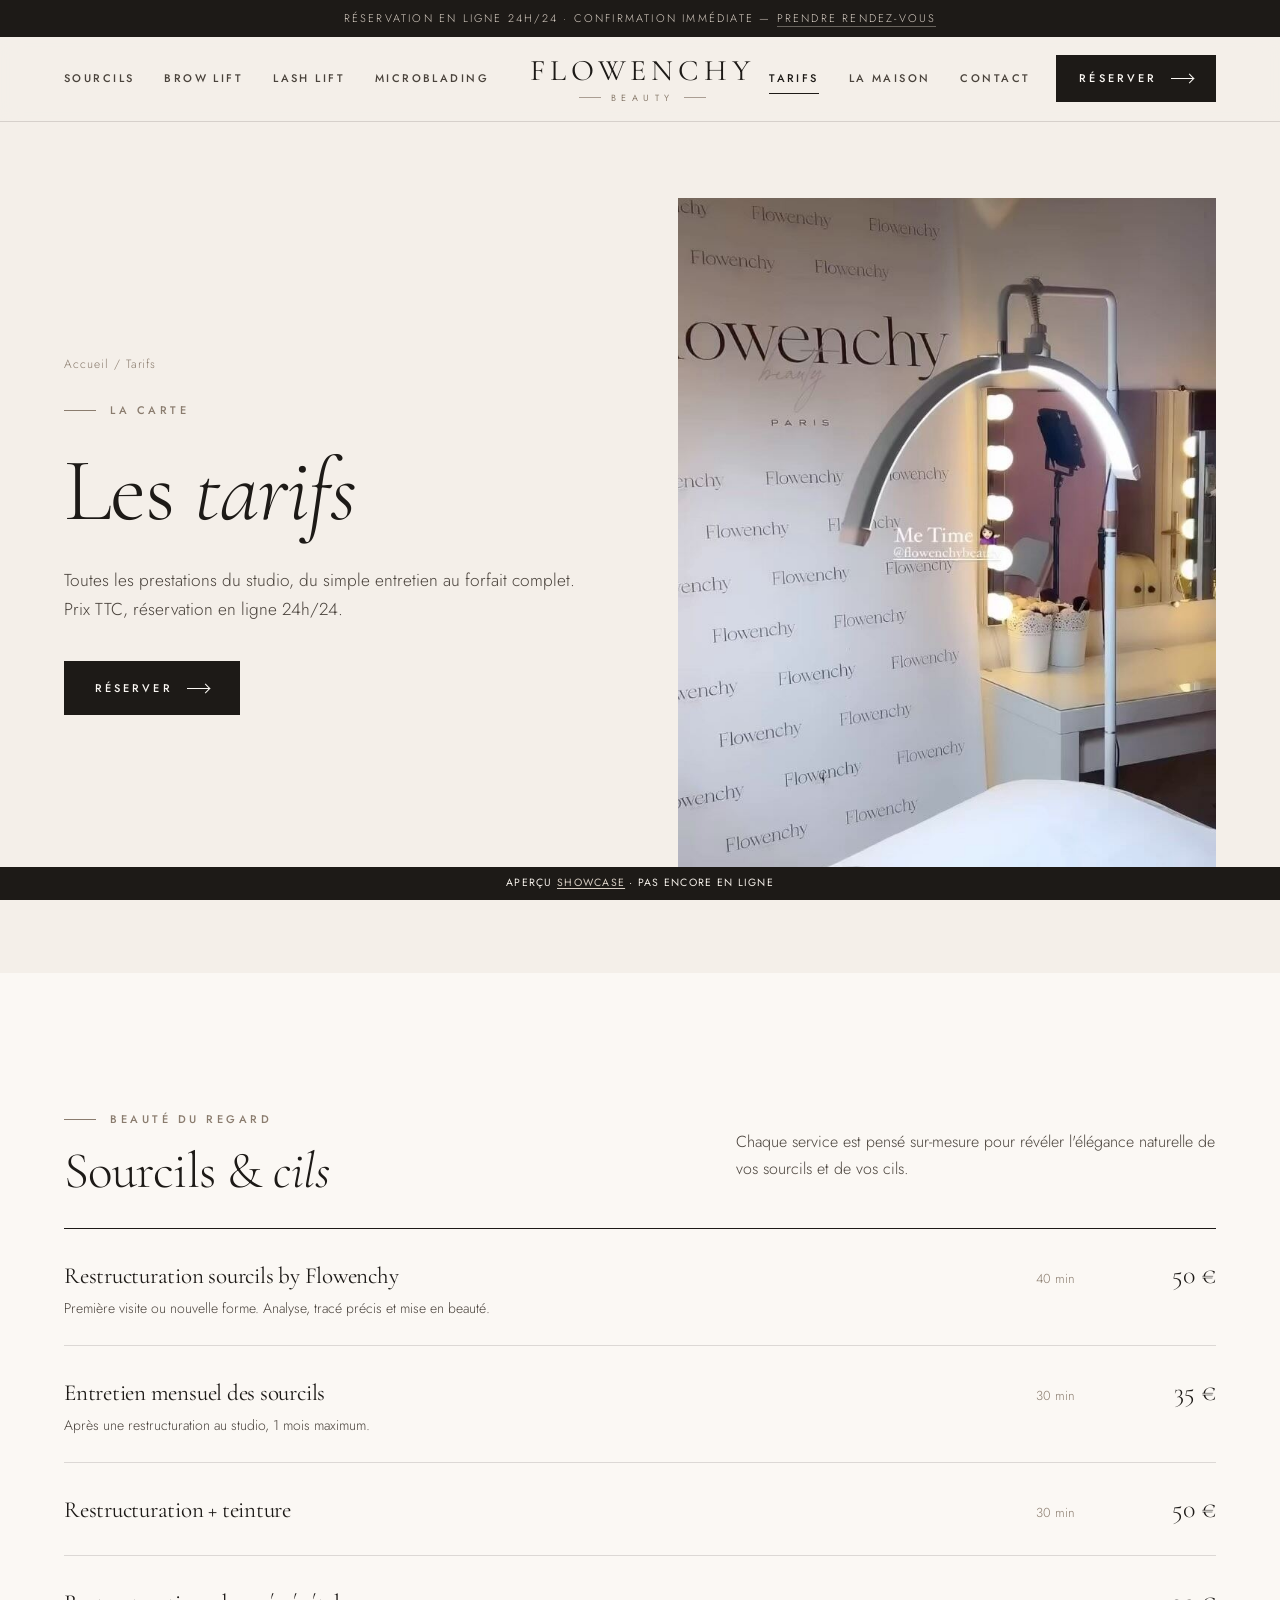
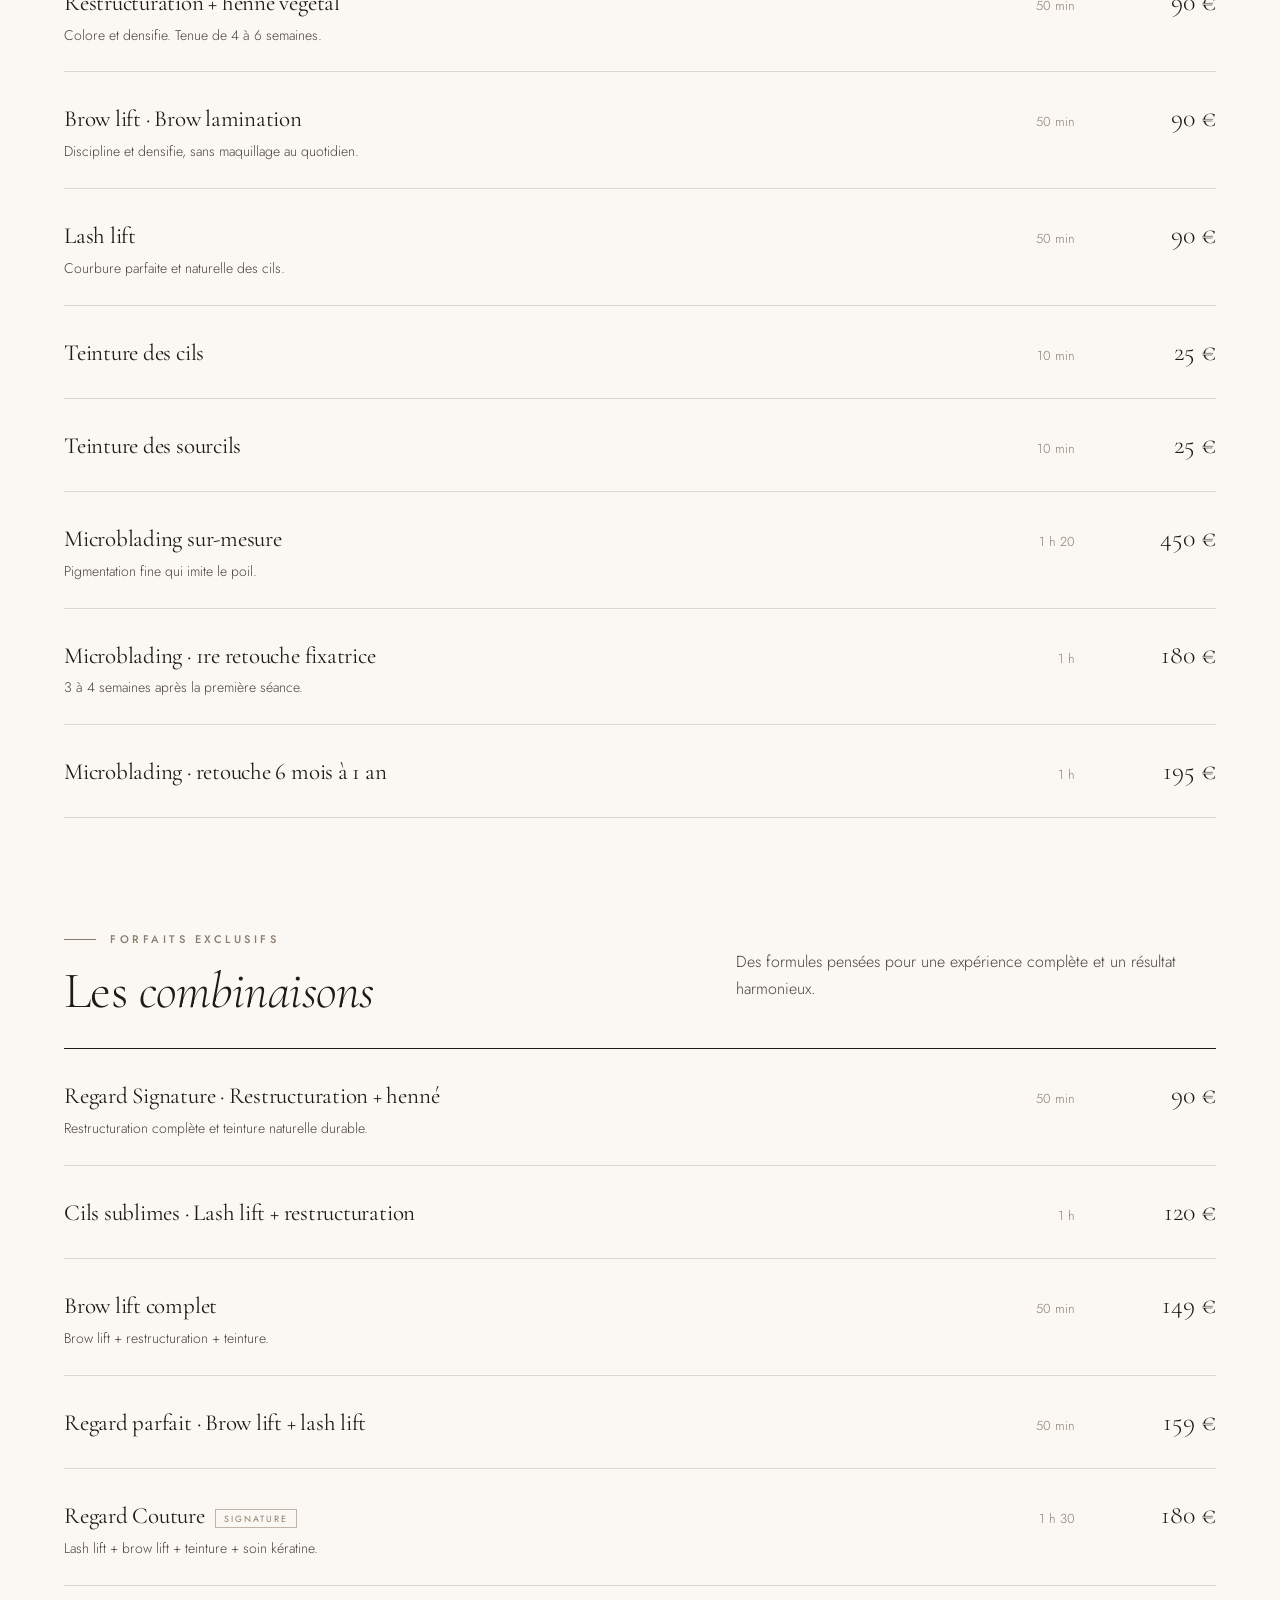
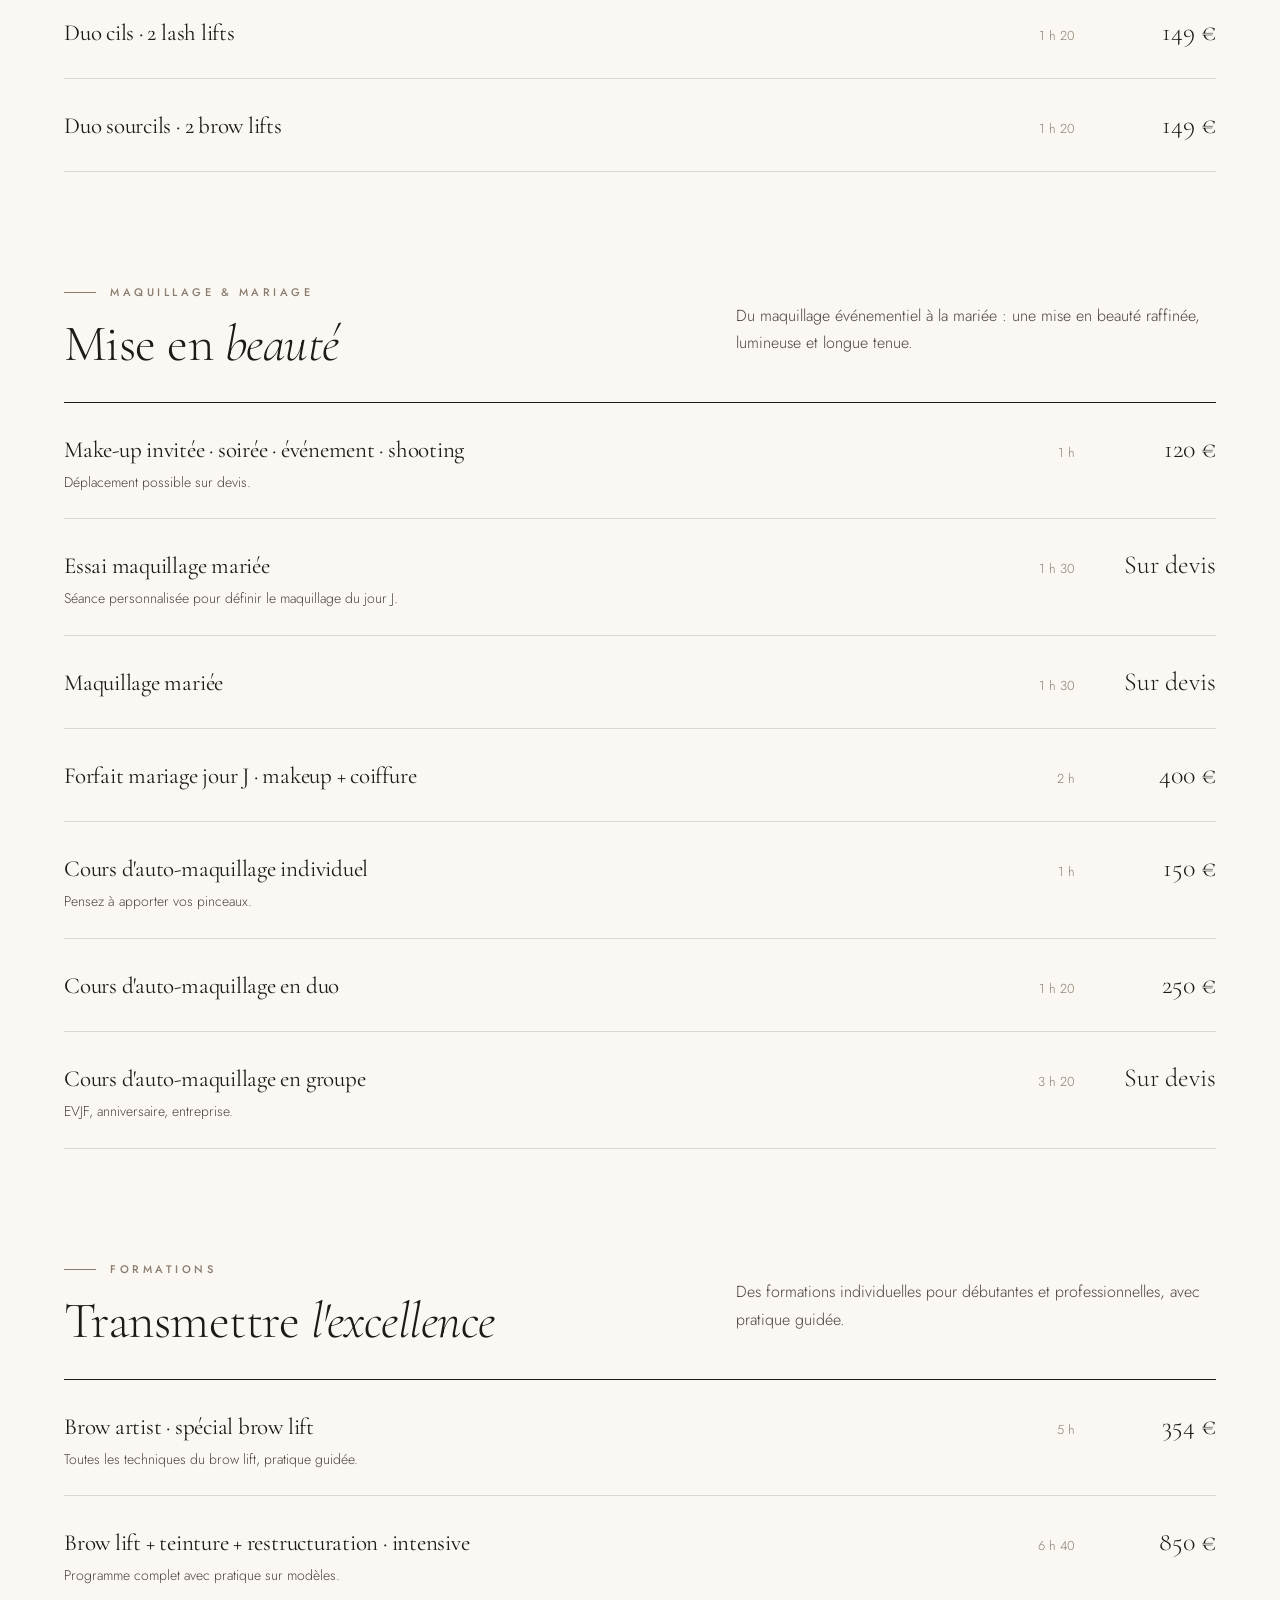
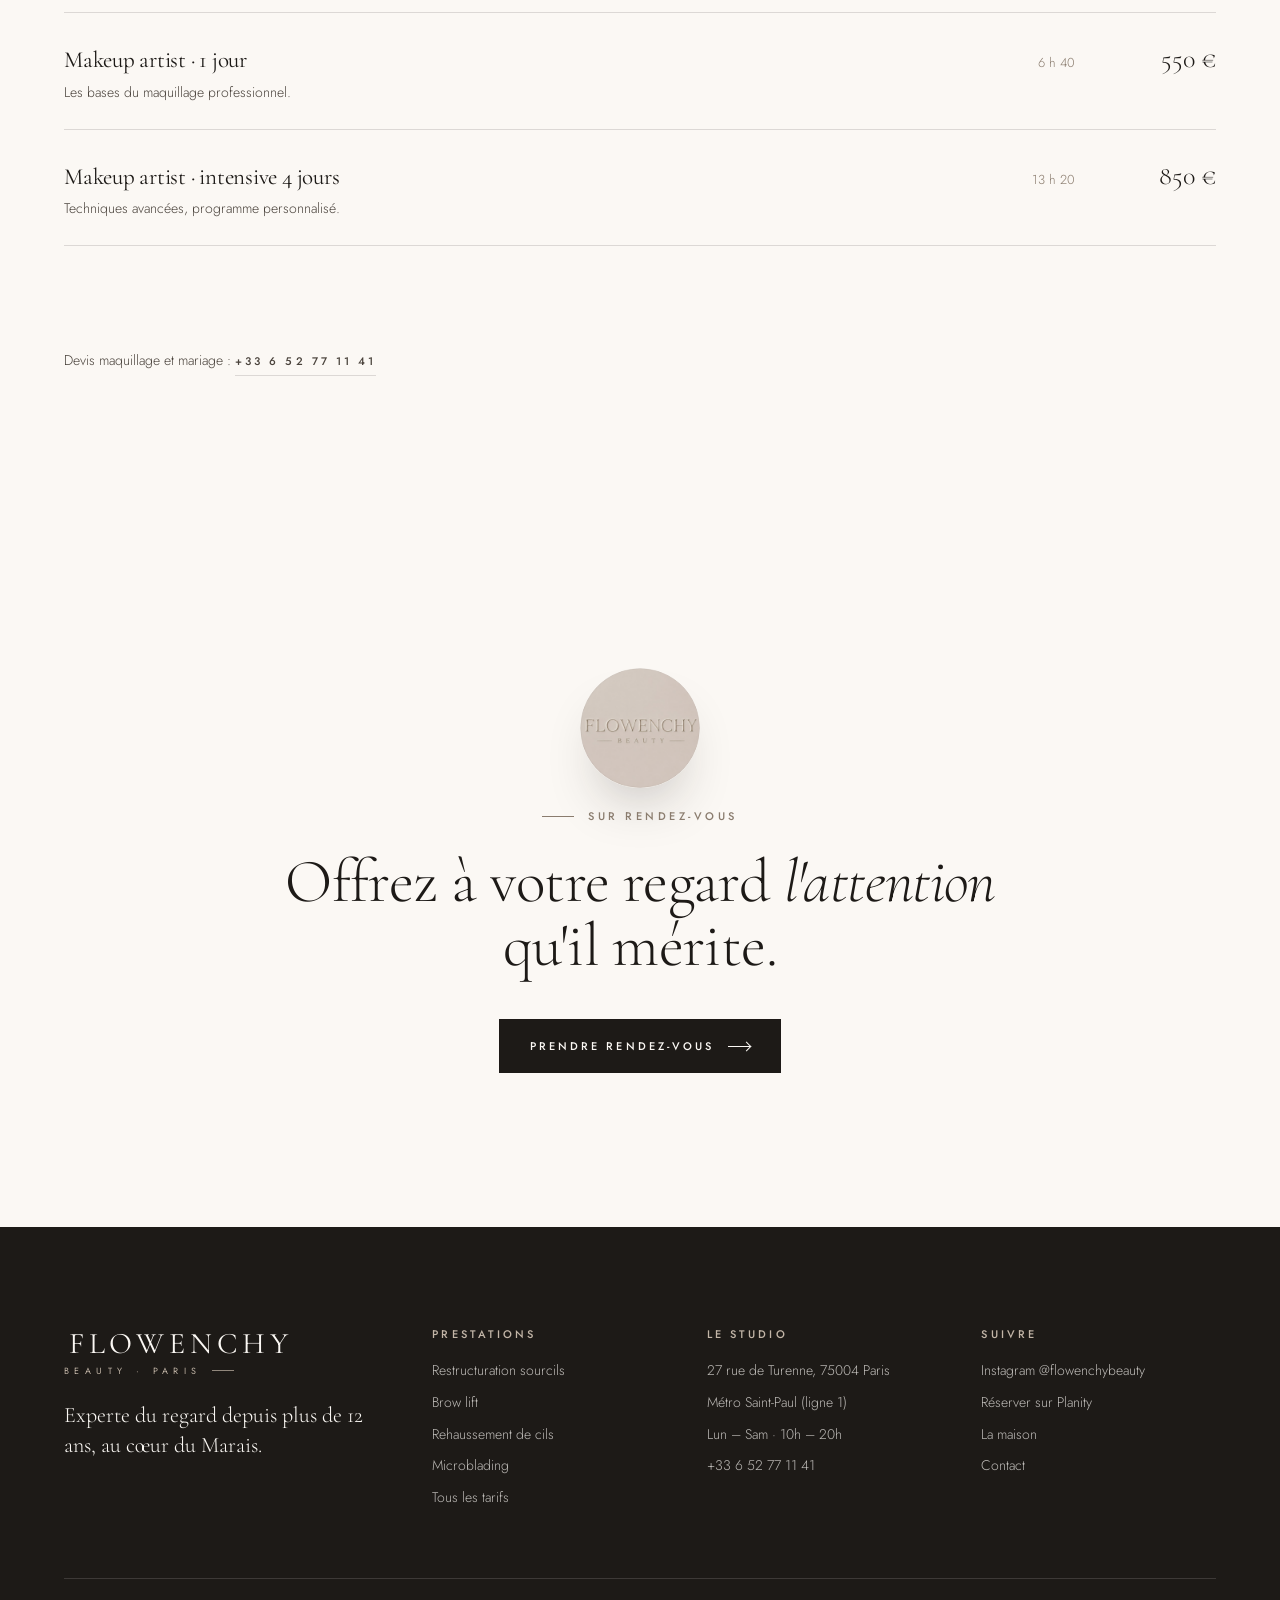
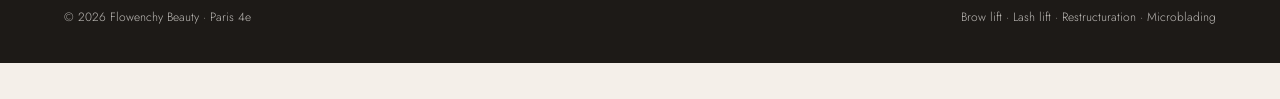
<file: tarifs.html>
<!doctype html>
<html lang="fr">
<head>
<meta charset="utf-8">
<meta name="viewport" content="width=device-width, initial-scale=1">
<meta name="robots" content="noindex, nofollow, noarchive">
<title>Tarifs · Flowenchy Beauty, Paris 4e</title>
<meta name="description" content="Tous les tarifs Flowenchy Beauty : restructuration dès 50 €, brow lift et lash lift 90 €, microblading 450 €, forfaits, maquillage et formations.">
<meta property="og:title" content="Tarifs · Flowenchy Beauty, Paris 4e">
<meta property="og:description" content="Tous les tarifs Flowenchy Beauty : restructuration dès 50 €, brow lift et lash lift 90 €, microblading 450 €, forfaits, maquillage et formations.">
<meta property="og:type" content="website">
<meta property="og:locale" content="fr_FR">
<meta property="og:image" content="assets/img/hero.jpg">
<meta name="theme-color" content="#f4efe9">
<link rel="icon" type="image/png" href="assets/img/favicon.png">
<link rel="preconnect" href="https://fonts.googleapis.com">
<link rel="preconnect" href="https://fonts.gstatic.com" crossorigin>
<link href="https://fonts.googleapis.com/css2?family=Cormorant+Garamond:ital,wght@0,300;0,400;0,500;1,300;1,400&family=Jost:wght@300;400;500&display=swap" rel="stylesheet">
<link rel="stylesheet" href="assets/style.css">

</head>
<body>
<div class="topbar"><span class="topbar__extra">Réservation en ligne 24h/24 · confirmation immédiate — </span><a href="https://www.planity.com/flowenchy-beauty-75004-paris" target="_blank" rel="noopener">Prendre rendez-vous</a></div>
<header class="header">
  <div class="wrap header__inner">
    <nav class="nav nav--left" aria-label="Prestations"><a href="restructuration-sourcils.html">Sourcils</a><a href="brow-lift.html">Brow lift</a><a href="rehaussement-cils.html">Lash lift</a><a href="microblading.html">Microblading</a></nav>
    <a class="wordmark" href="index.html" aria-label="Flowenchy Beauty, accueil">
      <span class="wordmark__name">FLOWENCHY</span>
      <span class="wordmark__sub">BEAUTY</span>
    </a>
    <div class="header__right">
      <nav class="nav" aria-label="Infos"><a href="tarifs.html" aria-current="page">Tarifs</a><a href="la-maison.html">La maison</a><a href="contact.html">Contact</a></nav>
      <a class="btn" href="https://www.planity.com/flowenchy-beauty-75004-paris" target="_blank" rel="noopener">Réserver <span class="arrow" aria-hidden="true"></span></a>
      <button class="burger" aria-label="Menu" aria-expanded="false"><span></span><span></span></button>
    </div>
  </div>
</header>
<nav class="mobile-menu" aria-label="Menu mobile">
  <a href="index.html">Accueil</a>
  <a href="restructuration-sourcils.html">Sourcils</a><a href="brow-lift.html">Brow lift</a><a href="rehaussement-cils.html">Lash lift</a><a href="microblading.html">Microblading</a><a href="tarifs.html">Tarifs</a><a href="la-maison.html">La maison</a><a href="contact.html">Contact</a>
  <a class="btn" href="https://www.planity.com/flowenchy-beauty-75004-paris" target="_blank" rel="noopener">Réserver sur Planity <span class="arrow" aria-hidden="true"></span></a>
  <p class="mobile-menu__meta">27 rue de Turenne, 75004 Paris<br>Lun – Sam · 10h – 20h</p>
</nav>

<main>

<section class="page-hero">
  <div class="wrap page-hero__grid">
    <div>
      <p class="crumbs"><a href="index.html">Accueil</a> / Tarifs</p>
      <span class="eyebrow">La carte</span>
      <h1>Les <em>tarifs</em></h1>
      <p class="lead">Toutes les prestations du studio, du simple entretien au forfait complet. Prix TTC, réservation en ligne 24h/24.</p>
      <div style="margin-top:36px"><a class="btn" href="https://www.planity.com/flowenchy-beauty-75004-paris" target="_blank" rel="noopener">Réserver <span class="arrow" aria-hidden="true"></span></a></div>
    </div>
    <div class="page-hero__img"><img src="assets/img/studio-lampe.jpg" alt="Le studio Flowenchy Beauty" fetchpriority="high"></div>
  </div>
</section>
<section class="section section--paper">
  <div class="wrap"><div class="price-group reveal"><div class="price-group__head"><div><span class="eyebrow">Beauté du regard</span><h2>Sourcils &amp; <em>cils</em></h2></div><p>Chaque service est pensé sur-mesure pour révéler l'élégance naturelle de vos sourcils et de vos cils.</p></div><div class="price-list"><div class="price-row"><div><h4>Restructuration sourcils by Flowenchy</h4><p>Première visite ou nouvelle forme. Analyse, tracé précis et mise en beauté.</p></div><span class="dur">40 min</span><span class="eur">50 €</span></div><div class="price-row"><div><h4>Entretien mensuel des sourcils</h4><p>Après une restructuration au studio, 1 mois maximum.</p></div><span class="dur">30 min</span><span class="eur">35 €</span></div><div class="price-row"><div><h4>Restructuration + teinture</h4></div><span class="dur">30 min</span><span class="eur">50 €</span></div><div class="price-row"><div><h4>Restructuration + henné végétal</h4><p>Colore et densifie. Tenue de 4 à 6 semaines.</p></div><span class="dur">50 min</span><span class="eur">90 €</span></div><div class="price-row"><div><h4>Brow lift · Brow lamination</h4><p>Discipline et densifie, sans maquillage au quotidien.</p></div><span class="dur">50 min</span><span class="eur">90 €</span></div><div class="price-row"><div><h4>Lash lift</h4><p>Courbure parfaite et naturelle des cils.</p></div><span class="dur">50 min</span><span class="eur">90 €</span></div><div class="price-row"><div><h4>Teinture des cils</h4></div><span class="dur">10 min</span><span class="eur">25 €</span></div><div class="price-row"><div><h4>Teinture des sourcils</h4></div><span class="dur">10 min</span><span class="eur">25 €</span></div><div class="price-row"><div><h4>Microblading sur-mesure</h4><p>Pigmentation fine qui imite le poil.</p></div><span class="dur">1 h 20</span><span class="eur">450 €</span></div><div class="price-row"><div><h4>Microblading · 1re retouche fixatrice</h4><p>3 à 4 semaines après la première séance.</p></div><span class="dur">1 h</span><span class="eur">180 €</span></div><div class="price-row"><div><h4>Microblading · retouche 6 mois à 1 an</h4></div><span class="dur">1 h</span><span class="eur">195 €</span></div></div></div><div class="price-group reveal"><div class="price-group__head"><div><span class="eyebrow">Forfaits exclusifs</span><h2>Les <em>combinaisons</em></h2></div><p>Des formules pensées pour une expérience complète et un résultat harmonieux.</p></div><div class="price-list"><div class="price-row"><div><h4>Regard Signature · Restructuration + henné</h4><p>Restructuration complète et teinture naturelle durable.</p></div><span class="dur">50 min</span><span class="eur">90 €</span></div><div class="price-row"><div><h4>Cils sublimes · Lash lift + restructuration</h4></div><span class="dur">1 h</span><span class="eur">120 €</span></div><div class="price-row"><div><h4>Brow lift complet</h4><p>Brow lift + restructuration + teinture.</p></div><span class="dur">50 min</span><span class="eur">149 €</span></div><div class="price-row"><div><h4>Regard parfait · Brow lift + lash lift</h4></div><span class="dur">50 min</span><span class="eur">159 €</span></div><div class="price-row"><div><h4>Regard Couture<span class="badge">Signature</span></h4><p>Lash lift + brow lift + teinture + soin kératine.</p></div><span class="dur">1 h 30</span><span class="eur">180 €</span></div><div class="price-row"><div><h4>Duo cils · 2 lash lifts</h4></div><span class="dur">1 h 20</span><span class="eur">149 €</span></div><div class="price-row"><div><h4>Duo sourcils · 2 brow lifts</h4></div><span class="dur">1 h 20</span><span class="eur">149 €</span></div></div></div><div class="price-group reveal"><div class="price-group__head"><div><span class="eyebrow">Maquillage &amp; mariage</span><h2>Mise en <em>beauté</em></h2></div><p>Du maquillage événementiel à la mariée : une mise en beauté raffinée, lumineuse et longue tenue.</p></div><div class="price-list"><div class="price-row"><div><h4>Make-up invitée · soirée · événement · shooting</h4><p>Déplacement possible sur devis.</p></div><span class="dur">1 h</span><span class="eur">120 €</span></div><div class="price-row"><div><h4>Essai maquillage mariée</h4><p>Séance personnalisée pour définir le maquillage du jour J.</p></div><span class="dur">1 h 30</span><span class="eur">Sur devis</span></div><div class="price-row"><div><h4>Maquillage mariée</h4></div><span class="dur">1 h 30</span><span class="eur">Sur devis</span></div><div class="price-row"><div><h4>Forfait mariage jour J · makeup + coiffure</h4></div><span class="dur">2 h</span><span class="eur">400 €</span></div><div class="price-row"><div><h4>Cours d'auto-maquillage individuel</h4><p>Pensez à apporter vos pinceaux.</p></div><span class="dur">1 h</span><span class="eur">150 €</span></div><div class="price-row"><div><h4>Cours d'auto-maquillage en duo</h4></div><span class="dur">1 h 20</span><span class="eur">250 €</span></div><div class="price-row"><div><h4>Cours d'auto-maquillage en groupe</h4><p>EVJF, anniversaire, entreprise.</p></div><span class="dur">3 h 20</span><span class="eur">Sur devis</span></div></div></div><div class="price-group reveal"><div class="price-group__head"><div><span class="eyebrow">Formations</span><h2>Transmettre <em>l'excellence</em></h2></div><p>Des formations individuelles pour débutantes et professionnelles, avec pratique guidée.</p></div><div class="price-list"><div class="price-row"><div><h4>Brow artist · spécial brow lift</h4><p>Toutes les techniques du brow lift, pratique guidée.</p></div><span class="dur">5 h</span><span class="eur">354 €</span></div><div class="price-row"><div><h4>Brow lift + teinture + restructuration · intensive</h4><p>Programme complet avec pratique sur modèles.</p></div><span class="dur">6 h 40</span><span class="eur">850 €</span></div><div class="price-row"><div><h4>Makeup artist · 1 jour</h4><p>Les bases du maquillage professionnel.</p></div><span class="dur">6 h 40</span><span class="eur">550 €</span></div><div class="price-row"><div><h4>Makeup artist · intensive 4 jours</h4><p>Techniques avancées, programme personnalisé.</p></div><span class="dur">13 h 20</span><span class="eur">850 €</span></div></div></div>
    <p style="color:var(--ink-soft);font-size:14px">Devis maquillage et mariage : <a class="link" href="tel:+33652771141">+33 6 52 77 11 41</a></p>
  </div>
</section>

<section class="section--paper cta">
  <div class="wrap">
    <img class="cta__medal reveal" src="assets/img/logo-medaillon.png" alt="Flowenchy Beauty" width="120" height="120">
    <span class="eyebrow reveal">Sur rendez-vous</span>
    <h2 class="reveal">Offrez à votre regard <em>l'attention</em> qu'il mérite.</h2>
    <div class="reveal"><a class="btn" href="https://www.planity.com/flowenchy-beauty-75004-paris" target="_blank" rel="noopener">Prendre rendez-vous <span class="arrow" aria-hidden="true"></span></a></div>
  </div>
</section>

</main>

<footer class="footer">
  <div class="wrap">
    <div class="footer__top">
      <div>
        <a class="wordmark" href="index.html"><span class="wordmark__name">FLOWENCHY</span><span class="wordmark__sub">BEAUTY · PARIS</span></a>
        <p class="footer__tag">Experte du regard depuis plus de 12 ans, au cœur du Marais.</p>
      </div>
      <div>
        <h4>Prestations</h4>
        <ul><li><a href="restructuration-sourcils.html">Restructuration sourcils</a></li><li><a href="brow-lift.html">Brow lift</a></li><li><a href="rehaussement-cils.html">Rehaussement de cils</a></li><li><a href="microblading.html">Microblading</a></li><li><a href="tarifs.html">Tous les tarifs</a></li></ul>
      </div>
      <div>
        <h4>Le studio</h4>
        <ul>
          <li><a href="https://www.google.com/maps/search/?api=1&query=Flowenchy+Beauty+27+Rue+de+Turenne+75004+Paris" target="_blank" rel="noopener">27 rue de Turenne, 75004 Paris</a></li>
          <li>Métro Saint-Paul (ligne 1)</li>
          <li>Lun – Sam · 10h – 20h</li>
          <li><a href="tel:+33652771141">+33 6 52 77 11 41</a></li>
        </ul>
      </div>
      <div>
        <h4>Suivre</h4>
        <ul>
          <li><a href="https://www.instagram.com/flowenchybeauty/" target="_blank" rel="noopener">Instagram @flowenchybeauty</a></li>
          <li><a href="https://www.planity.com/flowenchy-beauty-75004-paris" target="_blank" rel="noopener">Réserver sur Planity</a></li>
          <li><a href="la-maison.html">La maison</a></li>
          <li><a href="contact.html">Contact</a></li>
        </ul>
      </div>
    </div>
    <div class="footer__bottom">
      <span>© 2026 Flowenchy Beauty · Paris 4e</span>
      <span>Brow lift · Lash lift · Restructuration · Microblading</span>
    </div>
  </div>
</footer>
<div class="sticky-book"><a class="btn" href="https://www.planity.com/flowenchy-beauty-75004-paris" target="_blank" rel="noopener">Réserver <span class="arrow" aria-hidden="true"></span></a></div>
<div class="sc-preview" role="note">Aperçu <a href="https://showcasecreativehouse.com" target="_blank" rel="noopener">SHOWCASE</a> · pas encore en ligne</div>
<script src="assets/main.js" defer></script>
</body>
</html>
</file>
<file: assets/style.css>
/* Flowenchy Beauty — feuille de style
   Direction : luxe éditorial. Crème, taupe, encre. Serif fin + sans discret. */

:root {
  --cream: #f4efe9;
  --paper: #fbf8f4;
  --sand: #d9cfc5;
  --sand-deep: #c2b5a7;
  --taupe: #8a7c6e;
  --ink: #1d1a17;
  --ink-soft: #4a433c;
  --line: rgba(29, 26, 23, 0.14);
  --serif: "Cormorant Garamond", "Cormorant", Georgia, serif;
  --sans: "Jost", "Helvetica Neue", Arial, sans-serif;
  --gutter: clamp(20px, 5vw, 72px);
  --max: 1320px;
  --ease: cubic-bezier(0.22, 1, 0.36, 1);
}

*,
*::before,
*::after { box-sizing: border-box; }

html { -webkit-text-size-adjust: 100%; scroll-behavior: smooth; }

body {
  margin: 0;
  background: var(--cream);
  color: var(--ink);
  font-family: var(--sans);
  font-weight: 300;
  font-size: 16px;
  line-height: 1.7;
  -webkit-font-smoothing: antialiased;
}

img { display: block; max-width: 100%; height: auto; }
a { color: inherit; text-decoration: none; }

h1, h2, h3, h4 {
  font-family: var(--serif);
  font-weight: 300;
  line-height: 1.05;
  margin: 0;
  letter-spacing: -0.01em;
}
h1 { font-size: clamp(48px, 7.4vw, 112px); }
h2 { font-size: clamp(38px, 4.8vw, 72px); }
h3 { font-size: clamp(26px, 2.4vw, 34px); }
h1 em, h2 em, h3 em { font-style: italic; font-weight: 300; }
p { margin: 0 0 1em; }

.wrap { width: 100%; max-width: var(--max); margin: 0 auto; padding: 0 var(--gutter); }

.eyebrow {
  font-family: var(--sans);
  font-size: 11px;
  font-weight: 500;
  letter-spacing: 0.32em;
  text-transform: uppercase;
  color: var(--taupe);
  display: inline-flex;
  align-items: center;
  gap: 14px;
}
.eyebrow::before { content: ""; width: 32px; height: 1px; background: currentColor; }

.lead { font-size: clamp(17px, 1.35vw, 20px); color: var(--ink-soft); max-width: 34em; }

/* ---------- Boutons ---------- */
.btn {
  display: inline-flex;
  align-items: center;
  gap: 14px;
  padding: 17px 30px;
  font-family: var(--sans);
  font-size: 11px;
  font-weight: 500;
  letter-spacing: 0.28em;
  text-transform: uppercase;
  border: 1px solid var(--ink);
  background: var(--ink);
  color: var(--paper);
  transition: background 0.4s var(--ease), color 0.4s var(--ease);
  cursor: pointer;
  white-space: nowrap;
}
.btn:hover { background: transparent; color: var(--ink); }
.btn--ghost { background: transparent; color: var(--ink); }
.btn--ghost:hover { background: var(--ink); color: var(--paper); }
.btn--light { border-color: var(--paper); background: var(--paper); color: var(--ink); }
.btn--light:hover { background: transparent; color: var(--paper); }
.btn .arrow { width: 22px; height: 1px; background: currentColor; position: relative; transition: width 0.4s var(--ease); }
.btn .arrow::after { content: ""; position: absolute; right: 0; top: -3px; width: 7px; height: 7px; border-top: 1px solid currentColor; border-right: 1px solid currentColor; transform: rotate(45deg); }
.btn:hover .arrow { width: 32px; }

.link {
  font-size: 11px;
  font-weight: 500;
  letter-spacing: 0.28em;
  text-transform: uppercase;
  border-bottom: 1px solid var(--line);
  padding-bottom: 6px;
  transition: border-color 0.3s;
}
.link:hover { border-color: var(--ink); }

/* ---------- En-tête ---------- */
.topbar {
  background: var(--ink);
  color: var(--sand);
  font-size: 11px;
  letter-spacing: 0.2em;
  text-transform: uppercase;
  text-align: center;
  padding: 9px var(--gutter);
}
.topbar a { border-bottom: 1px solid rgba(217, 207, 197, 0.4); }

.header {
  position: sticky;
  top: 0;
  z-index: 50;
  background: rgba(244, 239, 233, 0.92);
  backdrop-filter: blur(10px);
  -webkit-backdrop-filter: blur(10px);
  border-bottom: 1px solid var(--line);
}
.header__inner {
  display: grid;
  grid-template-columns: 1fr auto 1fr;
  align-items: center;
  height: 84px;
}
.nav { display: flex; gap: 30px; }
.nav a {
  font-size: 11px;
  font-weight: 500;
  letter-spacing: 0.22em;
  text-transform: uppercase;
  color: var(--ink-soft);
  position: relative;
  padding: 6px 0;
}
.nav a::after { content: ""; position: absolute; left: 0; bottom: 0; width: 0; height: 1px; background: var(--ink); transition: width 0.4s var(--ease); }
.nav a:hover::after, .nav a[aria-current="page"]::after { width: 100%; }
.nav a[aria-current="page"] { color: var(--ink); }

.wordmark { text-align: center; line-height: 1; display: block; }
.wordmark__name { font-family: var(--serif); font-size: 30px; letter-spacing: 0.16em; font-weight: 400; display: block; padding-left: 0.16em; }
.wordmark__sub {
  display: flex; align-items: center; justify-content: center; gap: 10px;
  font-size: 9px; letter-spacing: 0.6em; font-weight: 400; margin-top: 7px; color: var(--taupe); padding-left: 0.6em;
}
.wordmark__sub::before, .wordmark__sub::after { content: ""; width: 22px; height: 1px; background: currentColor; opacity: 0.7; }

.header__right { display: flex; justify-content: flex-end; align-items: center; gap: 26px; }
.header__right .btn { padding: 13px 22px; }
.header__right .nav { gap: 30px; }

.burger { display: none; background: none; border: 0; padding: 10px; margin-right: -10px; cursor: pointer; color: var(--ink); }
.burger span { display: block; width: 26px; height: 1px; background: currentColor; margin: 7px 0; transition: transform 0.4s var(--ease), opacity 0.3s; }
.menu-open .burger span:nth-child(1) { transform: translateY(4px) rotate(45deg); }
.menu-open .burger span:nth-child(2) { transform: translateY(-4px) rotate(-45deg); }

.mobile-menu {
  display: none;
  position: fixed;
  inset: 0;
  z-index: 40;
  background: var(--cream);
  padding: 140px var(--gutter) 40px;
  flex-direction: column;
  gap: 4px;
}
.mobile-menu a { font-family: var(--serif); font-size: 40px; line-height: 1.3; }
.mobile-menu .btn { margin-top: 28px; align-self: flex-start; font-family: var(--sans); font-size: 11px; }
.mobile-menu__meta { margin-top: auto; font-size: 13px; color: var(--taupe); }
.menu-open .mobile-menu { display: flex; }
.menu-open { overflow: hidden; }

/* ---------- Hero accueil ---------- */
.hero { padding: clamp(48px, 7vw, 96px) 0 clamp(64px, 8vw, 120px); }
.hero__grid { display: grid; grid-template-columns: 1.1fr 0.9fr; gap: clamp(32px, 6vw, 96px); align-items: end; }
.hero h1 { margin: 26px 0 30px; }
.hero__actions { display: flex; flex-wrap: wrap; gap: 14px; margin-top: 36px; }
.hero__media { position: relative; }
.hero__media img { width: 100%; aspect-ratio: 4 / 5; object-fit: cover; }
.hero__badge {
  position: absolute; left: -48px; bottom: 48px;
  width: 132px; height: 132px; border-radius: 50%;
  background: var(--sand);
  display: grid; place-items: center; text-align: center;
  box-shadow: inset 0 0 0 1px rgba(255,255,255,0.5), 0 20px 40px -20px rgba(29,26,23,0.35);
}
.hero__badge strong { font-family: var(--serif); font-size: 40px; font-weight: 300; line-height: 1; display: block; }
.hero__badge span { font-size: 9px; letter-spacing: 0.22em; text-transform: uppercase; color: var(--ink-soft); display: block; margin-top: 6px; }
.hero__proof { display: flex; gap: 36px; margin-top: 56px; padding-top: 28px; border-top: 1px solid var(--line); flex-wrap: wrap; }
.hero__proof div { font-size: 13px; color: var(--ink-soft); line-height: 1.5; }
.hero__proof strong { display: block; font-family: var(--serif); font-size: 30px; font-weight: 400; color: var(--ink); }

/* ---------- Sections ---------- */
.section { padding: clamp(80px, 10vw, 150px) 0; }
.section--paper { background: var(--paper); }
.section--sand { background: var(--sand); }
.section--ink { background: var(--ink); color: var(--paper); }
.section--ink .eyebrow { color: var(--sand-deep); }
.section--ink .lead { color: rgba(251, 248, 244, 0.72); }
.section__head { display: grid; grid-template-columns: 1fr 1fr; gap: 40px; align-items: end; margin-bottom: clamp(48px, 6vw, 80px); }
.section__head h2 { margin-top: 22px; }
.section__head .lead { margin-left: auto; }

/* Cartes prestations */
.services { display: grid; grid-template-columns: repeat(4, 1fr); gap: clamp(16px, 2vw, 28px); }
.service-card { display: block; }
.service-card__img { overflow: hidden; aspect-ratio: 3 / 4; background: var(--sand); }
.service-card__img img { width: 100%; height: 100%; object-fit: cover; transition: transform 1.2s var(--ease); }
.service-card:hover .service-card__img img { transform: scale(1.04); }
.service-card__num { font-size: 11px; letter-spacing: 0.2em; color: var(--taupe); margin-top: 22px; display: block; }
.service-card h3 { margin: 8px 0 8px; }
.service-card p { font-size: 14px; color: var(--ink-soft); margin: 0 0 12px; }
.service-card__price { font-size: 12px; letter-spacing: 0.18em; text-transform: uppercase; }

/* Bloc éditorial */
.editorial { display: grid; grid-template-columns: 5fr 7fr; gap: clamp(32px, 6vw, 96px); align-items: center; }
.editorial--flip { grid-template-columns: 7fr 5fr; }
.editorial--flip .editorial__media { order: 2; }
.editorial__media { position: relative; }
.editorial__media img { width: 100%; aspect-ratio: 4 / 5; object-fit: cover; }
.editorial__media .inset {
  position: absolute; width: 46%; right: -10%; bottom: -12%;
  aspect-ratio: 3 / 4; object-fit: cover; border: 10px solid var(--paper);
}
.editorial h2 { margin: 22px 0 28px; }
.quote { font-family: var(--serif); font-style: italic; font-size: clamp(24px, 2.4vw, 34px); line-height: 1.3; margin: 34px 0; padding-left: 26px; border-left: 1px solid var(--sand-deep); }

/* Avant / après */
.ba-grid { display: grid; grid-template-columns: repeat(4, 1fr); gap: clamp(12px, 1.6vw, 22px); }
.ba-grid figure { margin: 0; }
.ba-grid img { width: 100%; aspect-ratio: 4 / 5; object-fit: cover; background: var(--sand); }
.ba-grid figcaption { font-size: 11px; letter-spacing: 0.2em; text-transform: uppercase; color: var(--taupe); margin-top: 14px; }
.section--ink .ba-grid figcaption { color: var(--sand-deep); }

/* Avis */
.reviews { display: grid; grid-template-columns: repeat(3, 1fr); gap: clamp(20px, 3vw, 48px); }
.review { border-top: 1px solid var(--line); padding-top: 28px; }
.review__stars { letter-spacing: 0.3em; font-size: 12px; color: var(--taupe); }
.review blockquote { font-family: var(--serif); font-size: 23px; line-height: 1.35; margin: 18px 0 22px; }
.review cite { font-style: normal; font-size: 11px; letter-spacing: 0.22em; text-transform: uppercase; color: var(--taupe); }
.scores { display: flex; gap: clamp(28px, 5vw, 80px); flex-wrap: wrap; }
.score strong { font-family: var(--serif); font-size: clamp(56px, 6vw, 88px); font-weight: 300; line-height: 1; display: block; }
.score span { font-size: 12px; letter-spacing: 0.18em; text-transform: uppercase; color: var(--taupe); }

/* Bandeau infos */
.info-band { display: grid; grid-template-columns: repeat(3, 1fr); gap: 40px; }
.info-band h4 { font-family: var(--sans); font-size: 11px; font-weight: 500; letter-spacing: 0.28em; text-transform: uppercase; color: var(--taupe); margin-bottom: 18px; }
.info-band p, .info-band li { font-family: var(--serif); font-size: 22px; line-height: 1.45; }
.hours { list-style: none; padding: 0; margin: 0; }
.hours li { display: flex; justify-content: space-between; gap: 20px; border-bottom: 1px solid var(--line); padding: 6px 0; font-size: 19px !important; }
.hours li span:last-child { color: var(--ink-soft); }
.section--ink .hours li { border-color: rgba(251,248,244,0.14); }
.section--ink .hours li span:last-child { color: rgba(251,248,244,0.7); }

/* CTA final */
.cta { text-align: center; padding: clamp(90px, 12vw, 170px) 0; position: relative; overflow: hidden; }
.cta h2 { max-width: 13em; margin: 24px auto 40px; }
.cta__medal { width: 120px; margin: 0 auto 10px; border-radius: 50%; box-shadow: 0 30px 60px -30px rgba(29,26,23,0.45); }

/* ---------- Pages prestation ---------- */
.page-hero { padding: clamp(40px, 6vw, 80px) 0 clamp(64px, 8vw, 110px); }
.page-hero__grid { display: grid; grid-template-columns: 1fr 1fr; gap: clamp(32px, 6vw, 96px); align-items: center; }
.page-hero h1 { font-size: clamp(52px, 7vw, 104px); margin: 24px 0 28px; }
.page-hero__img img { width: 100%; aspect-ratio: 4 / 5; object-fit: cover; }
.crumbs { font-size: 12px; color: var(--taupe); letter-spacing: 0.08em; margin-bottom: 18px; }
.crumbs a:hover { color: var(--ink); }
.facts { display: grid; grid-template-columns: repeat(3, auto); justify-content: start; gap: 0; margin: 34px 0 38px; border-top: 1px solid var(--line); border-bottom: 1px solid var(--line); }
.facts div { padding: 18px 34px 18px 0; margin-right: 34px; border-right: 1px solid var(--line); }
.facts div:last-child { border-right: 0; margin-right: 0; }
.facts span { display: block; font-size: 10px; letter-spacing: 0.26em; text-transform: uppercase; color: var(--taupe); }
.facts strong { font-family: var(--serif); font-weight: 400; font-size: 28px; white-space: nowrap; }

.steps { display: grid; grid-template-columns: repeat(4, 1fr); gap: clamp(20px, 3vw, 44px); counter-reset: step; }
.step { border-top: 1px solid var(--line); padding-top: 26px; }
.section--ink .step { border-color: rgba(251,248,244,0.18); }
.step::before { counter-increment: step; content: "0" counter(step); font-family: var(--serif); font-size: 46px; font-weight: 300; display: block; color: var(--sand-deep); line-height: 1; margin-bottom: 20px; }
.step h3 { font-size: 24px; margin-bottom: 12px; }
.step p { font-size: 15px; color: var(--ink-soft); }
.section--ink .step p { color: rgba(251,248,244,0.7); }

.price-list { border-top: 1px solid var(--ink); }
.price-row { display: grid; grid-template-columns: 1fr auto auto; gap: 24px; align-items: baseline; padding: 24px 0; border-bottom: 1px solid var(--line); }
.price-row h4 { font-family: var(--serif); font-weight: 400; font-size: clamp(21px, 1.8vw, 26px); line-height: 1.25; }
.price-row p { font-size: 14px; color: var(--ink-soft); margin: 6px 0 0; max-width: 46em; }
.price-row .dur { font-size: 13px; color: var(--taupe); white-space: nowrap; }
.price-row .eur { font-family: var(--serif); font-size: 26px; white-space: nowrap; min-width: 4.5em; text-align: right; }
.price-group { margin-bottom: clamp(64px, 8vw, 110px); }
.price-group__head { display: grid; grid-template-columns: 1fr 1fr; gap: 40px; align-items: end; margin-bottom: 30px; }
.price-group__head h2 { font-size: clamp(36px, 4vw, 58px); margin-top: 16px; }
.price-group__head p { margin-left: auto; max-width: 30em; color: var(--ink-soft); }
.badge { display: inline-block; font-family: var(--sans); font-size: 9px; letter-spacing: 0.22em; text-transform: uppercase; border: 1px solid var(--sand-deep); color: var(--taupe); padding: 3px 8px; margin-left: 10px; vertical-align: middle; }

.faq { border-top: 1px solid var(--line); }
.faq details { border-bottom: 1px solid var(--line); }
.faq summary { list-style: none; cursor: pointer; display: flex; justify-content: space-between; gap: 30px; padding: 26px 0; font-family: var(--serif); font-size: clamp(21px, 1.8vw, 26px); }
.faq summary::-webkit-details-marker { display: none; }
.faq summary::after { content: "+"; font-family: var(--sans); font-weight: 300; font-size: 24px; line-height: 1; transition: transform 0.4s var(--ease); }
.faq details[open] summary::after { transform: rotate(45deg); }
.faq details p { color: var(--ink-soft); max-width: 46em; padding-bottom: 26px; margin: 0; }

.two-col { display: grid; grid-template-columns: 4fr 8fr; gap: clamp(32px, 6vw, 96px); }
.two-col h2 { margin-top: 22px; }

.checklist { list-style: none; padding: 0; margin: 0; columns: 2; column-gap: 48px; }
.checklist li { break-inside: avoid; padding: 16px 0 16px 34px; border-bottom: 1px solid var(--line); position: relative; }
.checklist li::before { content: ""; position: absolute; left: 0; top: 27px; width: 16px; height: 1px; background: var(--taupe); }
.section--ink .checklist li { border-color: rgba(251,248,244,0.14); }
.section--ink .checklist li::before { background: var(--sand-deep); }

.others { display: grid; grid-template-columns: repeat(3, 1fr); gap: clamp(16px, 2vw, 28px); }
.other { display: grid; grid-template-columns: 110px 1fr; gap: 20px; align-items: center; border-top: 1px solid var(--line); padding-top: 22px; }
.other img { aspect-ratio: 1; object-fit: cover; width: 110px; }
.other h3 { font-size: 26px; }
.other span { font-size: 12px; letter-spacing: 0.16em; text-transform: uppercase; color: var(--taupe); }

/* Galerie maison */
.mosaic { display: grid; grid-template-columns: repeat(12, 1fr); gap: clamp(10px, 1.4vw, 20px); }
.mosaic img { width: 100%; height: 100%; object-fit: cover; }
.mosaic .m1 { grid-column: 1 / 6; grid-row: span 2; aspect-ratio: 4 / 5.6; }
.mosaic .m2 { grid-column: 6 / 9; aspect-ratio: 3 / 4; }
.mosaic .m3 { grid-column: 9 / 13; aspect-ratio: 4 / 3.9; }
.mosaic .m4 { grid-column: 6 / 10; aspect-ratio: 4 / 3; }
.mosaic .m5 { grid-column: 10 / 13; aspect-ratio: 3 / 4; }

.values { display: grid; grid-template-columns: repeat(3, 1fr); gap: clamp(24px, 4vw, 64px); }
.values h3 { font-size: 30px; margin: 18px 0 12px; }
.values p { color: var(--ink-soft); font-size: 15px; }
.values .roman { font-family: var(--serif); font-style: italic; color: var(--taupe); font-size: 20px; }

/* Contact */
.contact-grid { display: grid; grid-template-columns: 5fr 7fr; gap: clamp(32px, 6vw, 96px); }
.contact-block { padding: 26px 0; border-bottom: 1px solid var(--line); }
.contact-block:first-child { border-top: 1px solid var(--line); }
.contact-block h4 { font-family: var(--sans); font-size: 11px; font-weight: 500; letter-spacing: 0.28em; text-transform: uppercase; color: var(--taupe); margin-bottom: 10px; }
.contact-block p { font-family: var(--serif); font-size: 24px; line-height: 1.4; margin: 0; }
.contact-block .note { font-family: var(--sans); font-size: 13px; color: var(--ink-soft); margin-top: 8px; }
.map { width: 100%; height: 100%; min-height: 460px; border: 0; filter: grayscale(1) sepia(0.15) contrast(0.95); }

/* ---------- Pied de page ---------- */
.footer { background: var(--ink); color: rgba(251, 248, 244, 0.72); padding: clamp(70px, 8vw, 110px) 0 36px; font-size: 14px; }
.footer__top { display: grid; grid-template-columns: 1.4fr 1fr 1fr 1fr; gap: 40px; padding-bottom: 60px; border-bottom: 1px solid rgba(251,248,244,0.14); }
.footer .wordmark { text-align: left; color: var(--paper); }
.footer .wordmark__sub { justify-content: flex-start; color: var(--sand-deep); padding-left: 0; }
.footer .wordmark__sub::before { display: none; }
.footer h4 { font-family: var(--sans); font-size: 11px; font-weight: 500; letter-spacing: 0.28em; text-transform: uppercase; color: var(--sand-deep); margin-bottom: 18px; }
.footer ul { list-style: none; padding: 0; margin: 0; }
.footer li { margin-bottom: 8px; }
.footer a:hover { color: var(--paper); }
.footer__tag { font-family: var(--serif); font-size: 22px; color: var(--paper); margin-top: 26px; max-width: 16em; line-height: 1.35; }
.footer__bottom { display: flex; justify-content: space-between; gap: 20px; padding-top: 28px; font-size: 12px; flex-wrap: wrap; }

/* Bouton réserver flottant (mobile) */
.sticky-book { display: none; }

/* ---------- Apparition douce ---------- */
.reveal { opacity: 0; transform: translateY(18px); transition: opacity 1s var(--ease), transform 1s var(--ease); }
.reveal.is-in { opacity: 1; transform: none; }
@media (prefers-reduced-motion: reduce) {
  .reveal { opacity: 1; transform: none; transition: none; }
  html { scroll-behavior: auto; }
  * { transition: none !important; }
}

/* ---------- Responsive ---------- */
@media (max-width: 1080px) {
  .services { grid-template-columns: repeat(2, 1fr); row-gap: 48px; }
  .ba-grid { grid-template-columns: repeat(2, 1fr); }
  .steps { grid-template-columns: repeat(2, 1fr); row-gap: 40px; }
  .footer__top { grid-template-columns: 1fr 1fr; }
  .nav--left { display: none; }
  .header__inner { grid-template-columns: auto 1fr auto; }
  .wordmark { text-align: left; }
  .wordmark__sub { justify-content: flex-start; padding-left: 0; }
  .wordmark__sub::before, .wordmark__sub::after { display: none; }
  .header__right .nav { display: none; }
  .burger { display: block; }
  .header__inner > .spacer { display: none; }
}

@media (max-width: 820px) {
  .hero__grid, .page-hero__grid, .editorial, .editorial--flip, .section__head, .two-col, .contact-grid, .price-group__head { grid-template-columns: 1fr; }
  .editorial--flip .editorial__media { order: 0; }
  .section__head .lead, .price-group__head p { margin-left: 0; }
  .hero__badge { left: auto; right: 16px; bottom: -40px; width: 108px; height: 108px; }
  .hero__badge strong { font-size: 32px; }
  .editorial__media .inset { right: 0; bottom: -10%; border-width: 6px; }
  .reviews, .info-band, .values, .others { grid-template-columns: 1fr; }
  .checklist { columns: 1; }
  .mosaic { grid-template-columns: repeat(2, 1fr); }
  .mosaic .m1, .mosaic .m2, .mosaic .m3, .mosaic .m4, .mosaic .m5 { grid-column: auto; grid-row: auto; aspect-ratio: 3 / 4; }
  .mosaic .m1 { grid-column: 1 / -1; aspect-ratio: 4 / 5; }
  .map { min-height: 340px; }
  .header__right .btn { display: none; }
  .sticky-book {
    display: flex; justify-content: center;
    position: fixed; left: 16px; right: 16px; bottom: 16px; z-index: 30;
  }
  .sticky-book .btn { width: 100%; justify-content: center; box-shadow: 0 18px 40px -16px rgba(29,26,23,0.5); }
  .footer { padding-bottom: 96px; }
}

@media (max-width: 560px) {
  .topbar__extra { display: none; }
  .btn { padding: 16px 22px; letter-spacing: 0.22em; }
  .header__inner { height: 72px; }
  .wordmark__name { font-size: 24px; }
  .services { grid-template-columns: 1fr; }
  .facts { grid-template-columns: 1fr 1fr 1fr; }
  .facts div { padding-right: 12px; margin-right: 12px; }
  .facts strong { font-size: 22px; }
  .price-row { grid-template-columns: 1fr auto; }
  .price-row .dur { grid-column: 1; grid-row: 2; }
  .price-row .eur { grid-row: 1 / 3; grid-column: 2; align-self: center; }
  .footer__top { grid-template-columns: 1fr; }
  .other { grid-template-columns: 84px 1fr; }
  .other img { width: 84px; }
  .hero__proof { gap: 24px; }
}

/* Bandeau aperçu SHOWCASE */
.sc-preview{position:fixed;left:0;right:0;bottom:0;z-index:35;background:var(--ink);color:var(--cream);font:400 10.5px/1.4 var(--sans);letter-spacing:.12em;text-transform:uppercase;text-align:center;padding:9px 16px calc(9px + env(safe-area-inset-bottom))}
.sc-preview a{color:var(--sand);text-decoration:underline;text-underline-offset:2px}
body{padding-bottom:36px}
@media (max-width:900px){.sticky-book{bottom:52px !important}}
@media (max-width:420px){.sc-preview{letter-spacing:.05em;font-size:9.5px}}
</file>
